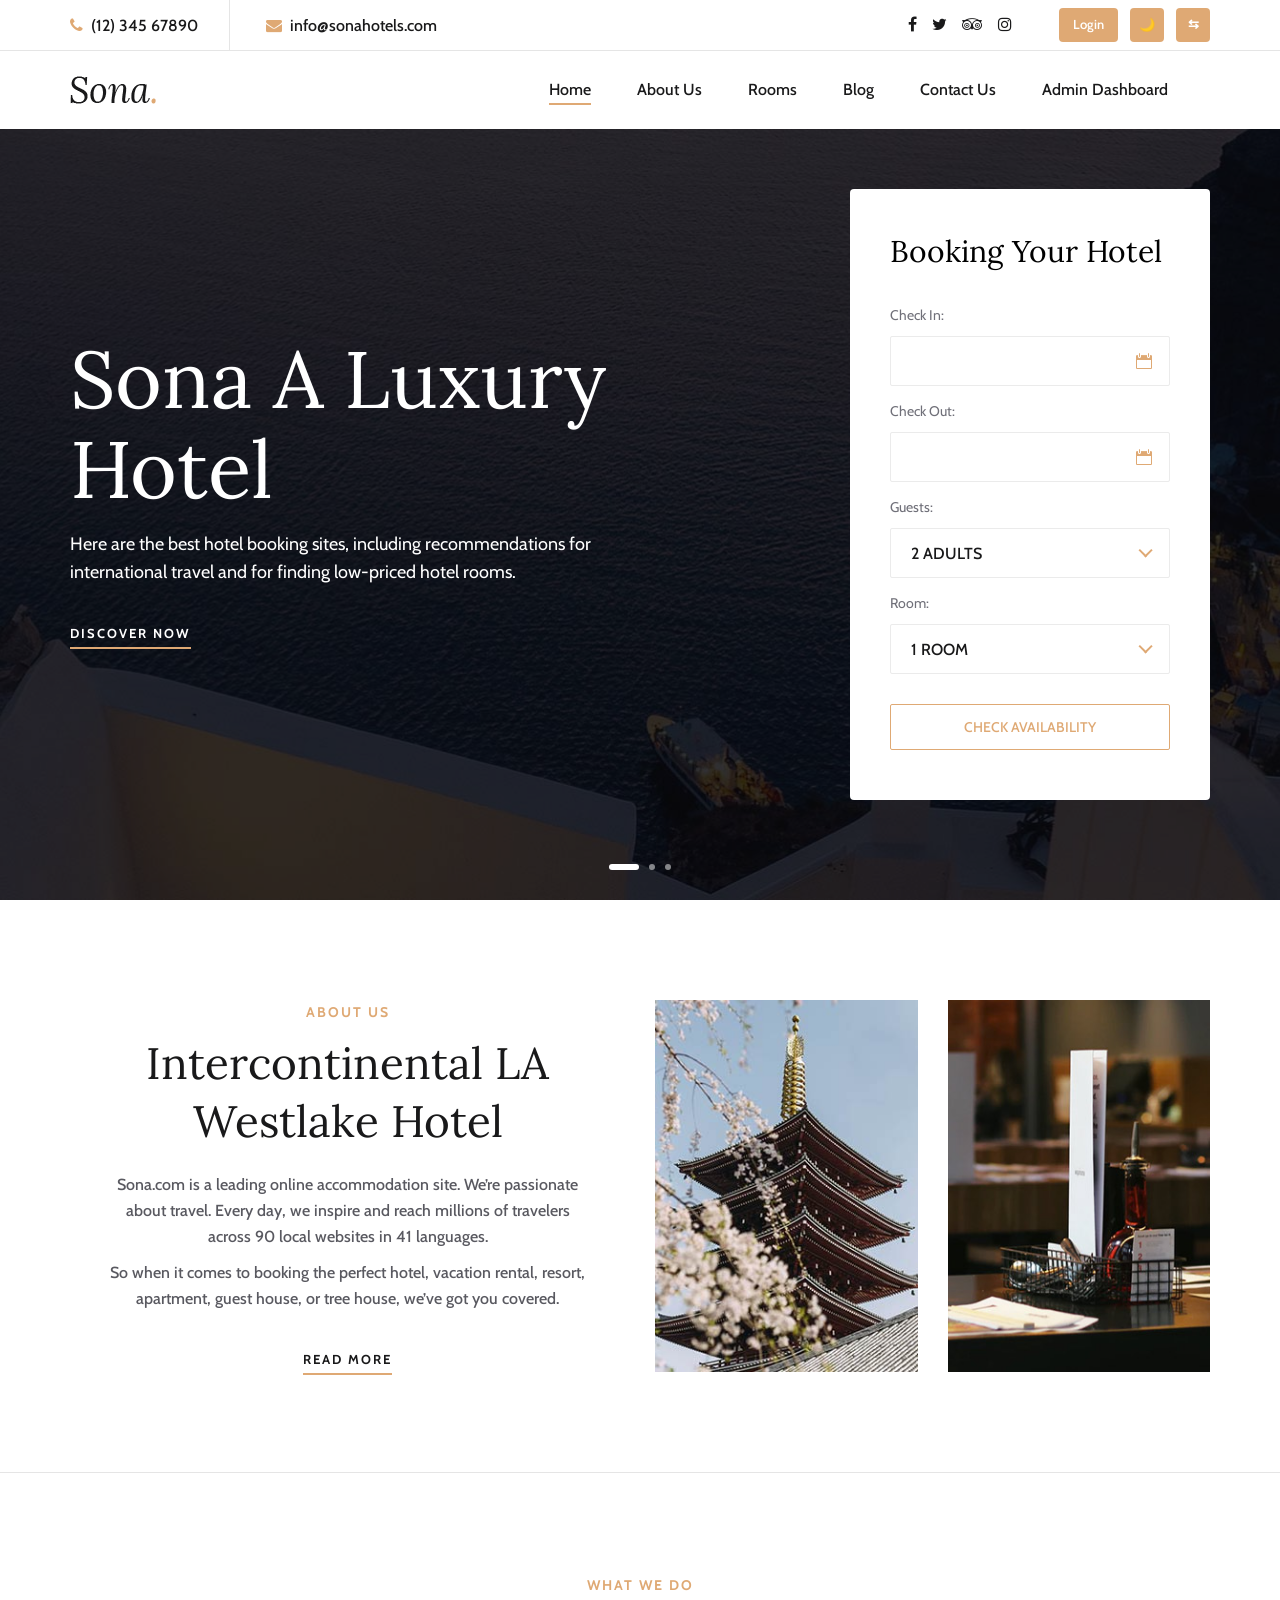
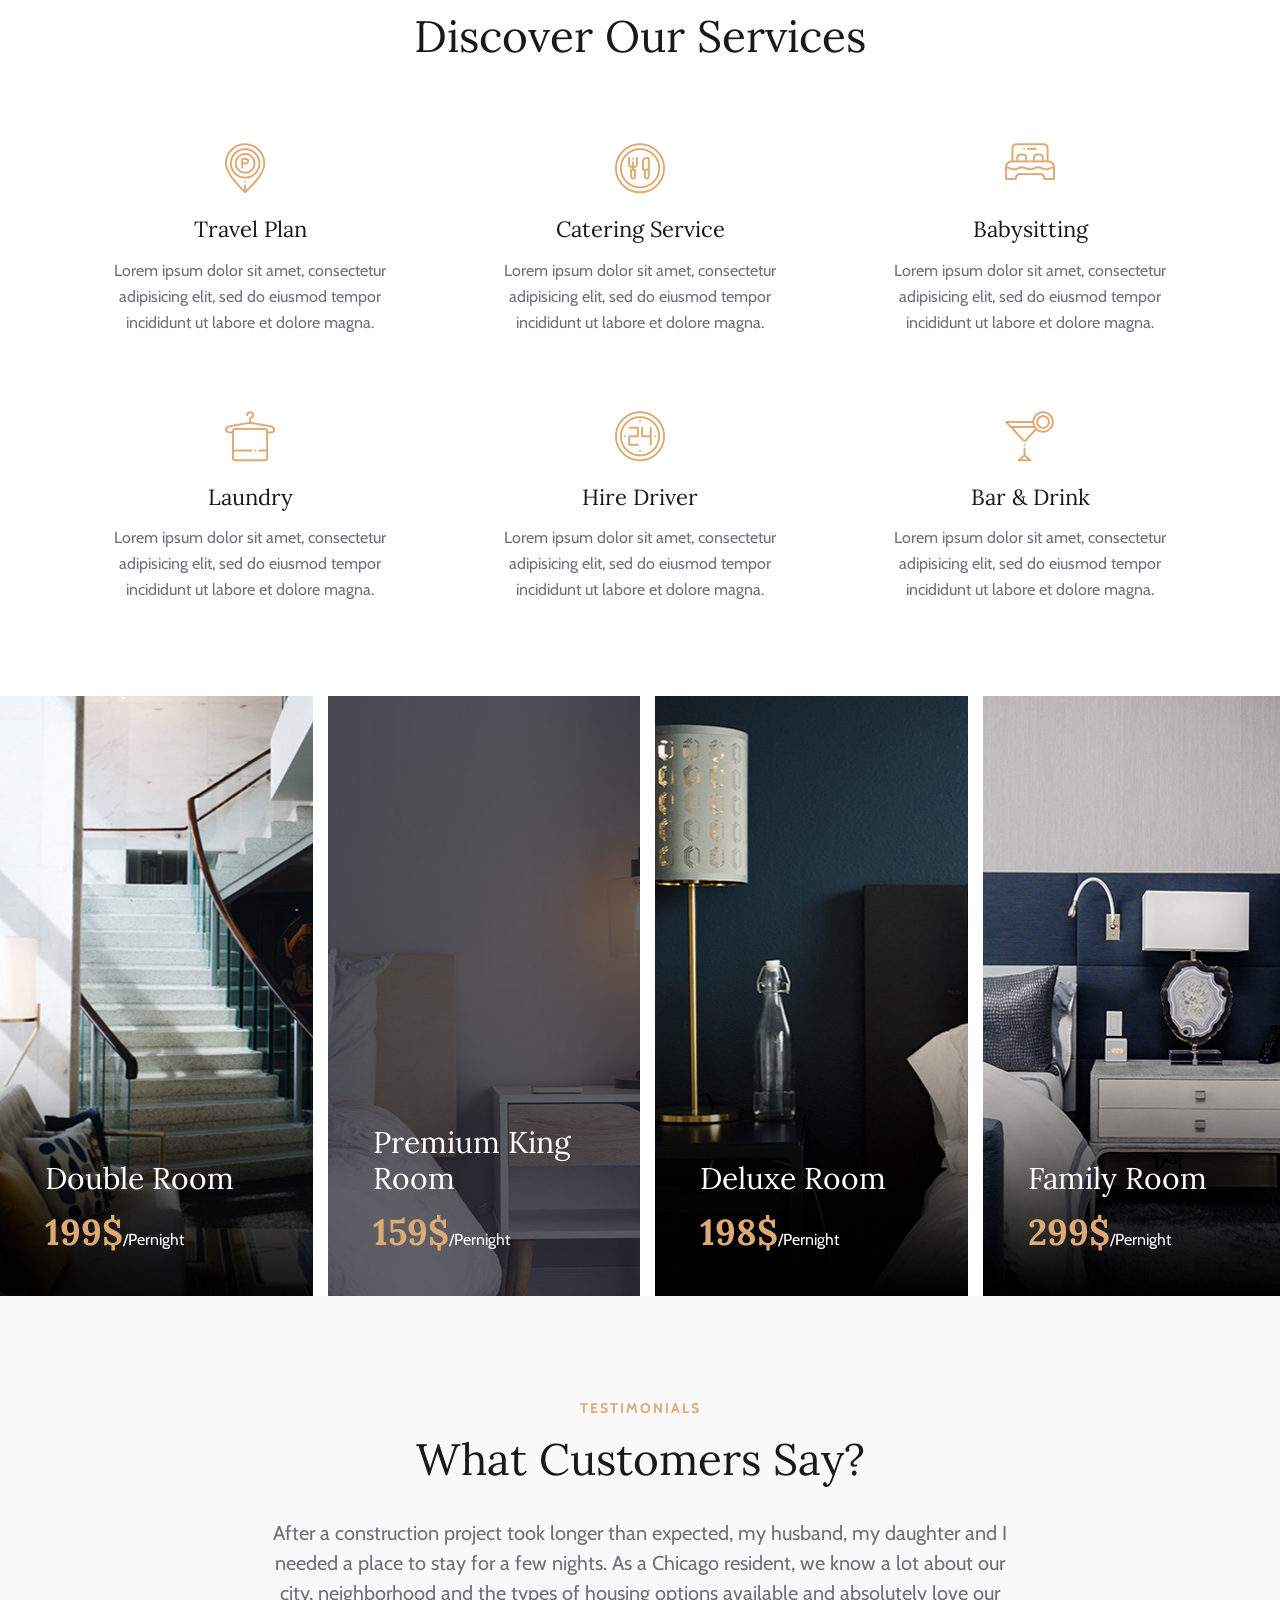
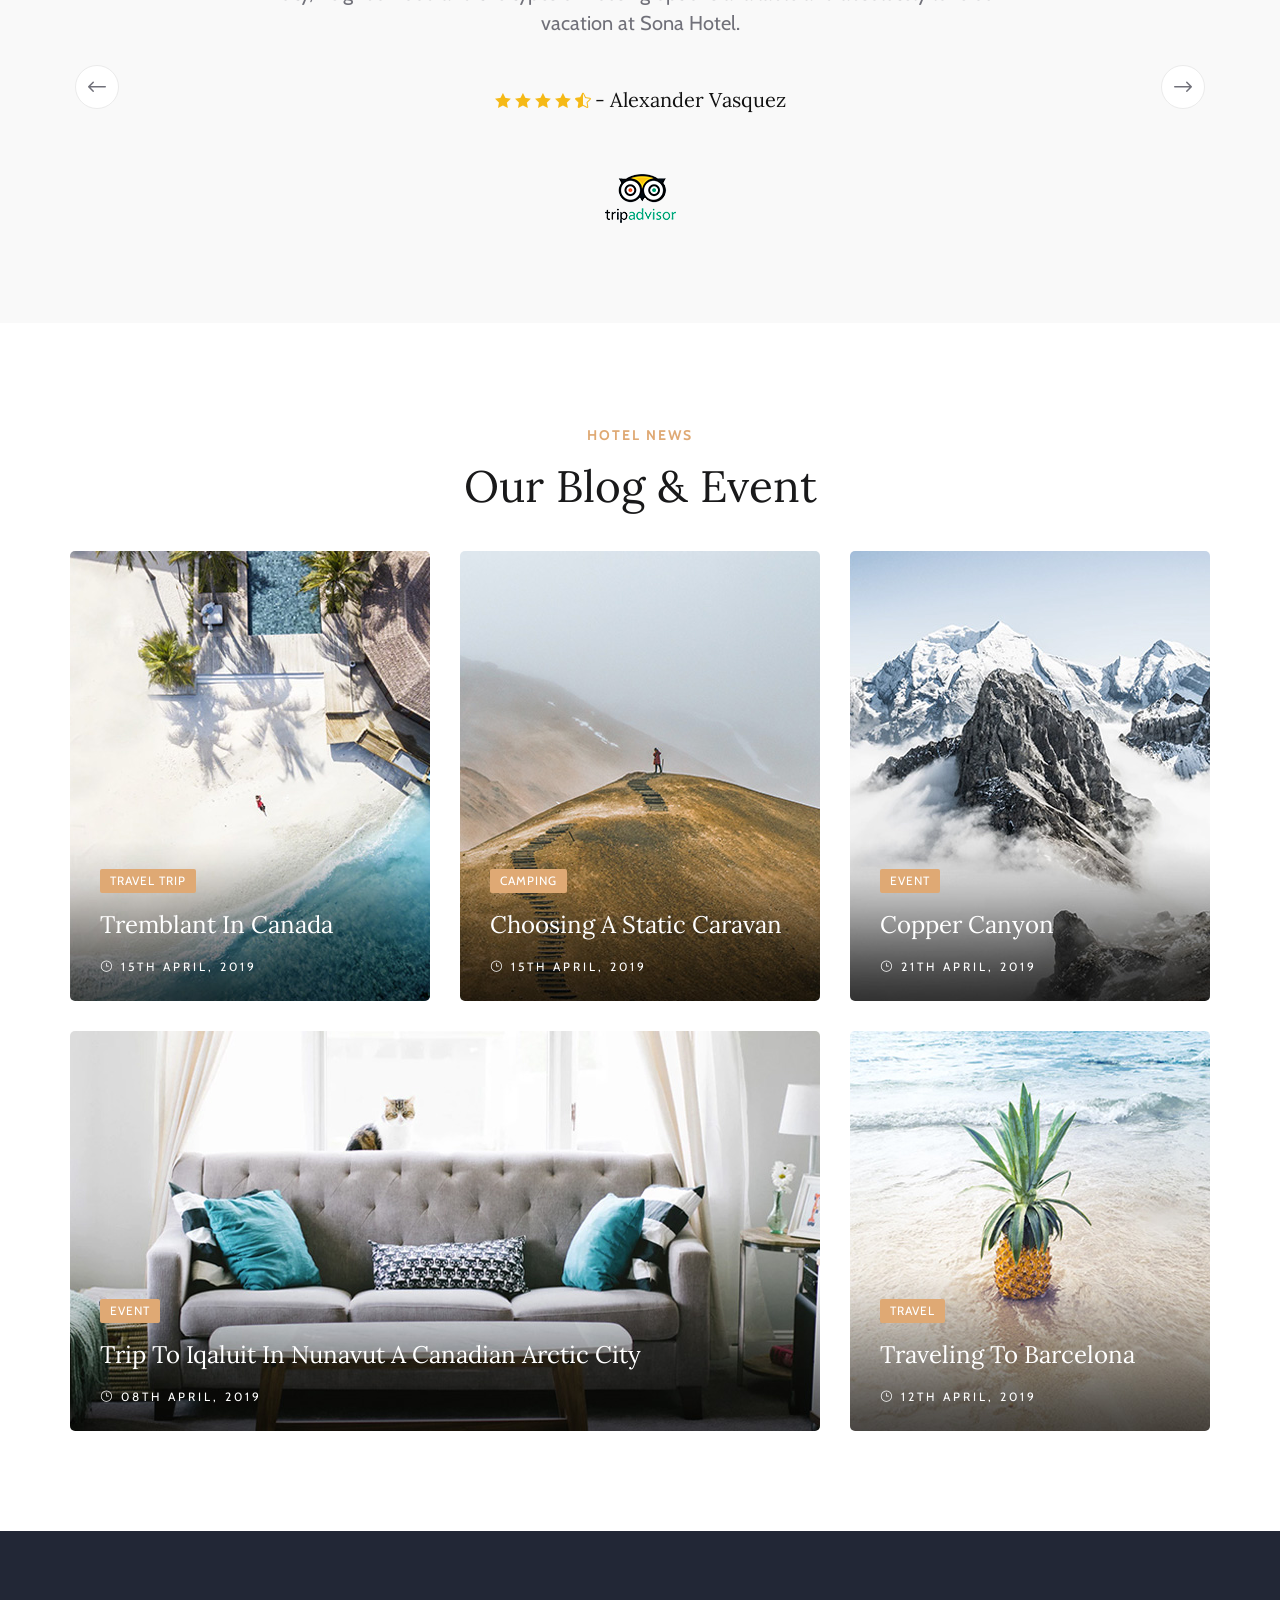
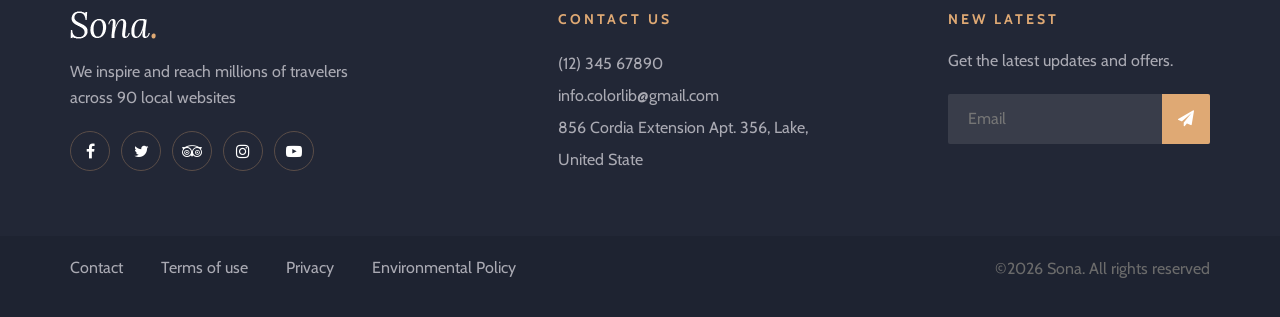
<file: index.html>
<!DOCTYPE html>
<html lang="zxx">

<head>
    <meta charset="UTF-8">
    <meta name="description" content="Sona Template">
    <meta name="keywords" content="Sona, unica, creative, html">
    <meta name="viewport" content="width=device-width, initial-scale=1.0">
    <meta http-equiv="X-UA-Compatible" content="ie=edge">
    <title>Sona | Hotel</title>
<link rel="icon" href="img/favi.png" type="image/png">
    <!-- Google Font -->
    <link href="https://fonts.googleapis.com/css?family=Lora:400,700&display=swap" rel="stylesheet">
    <link href="https://fonts.googleapis.com/css?family=Cabin:400,500,600,700&display=swap" rel="stylesheet">

    <!-- Css Styles -->
    <link rel="stylesheet" href="css/bootstrap.min.css" type="text/css">
    <link rel="stylesheet" href="css/font-awesome.min.css" type="text/css">
    <link rel="stylesheet" href="css/elegant-icons.css" type="text/css">
    <link rel="stylesheet" href="css/flaticon.css" type="text/css">
    <link rel="stylesheet" href="css/owl.carousel.min.css" type="text/css">
    <link rel="stylesheet" href="css/nice-select.css" type="text/css">
    <link rel="stylesheet" href="css/jquery-ui.min.css" type="text/css">
    <link rel="stylesheet" href="css/magnific-popup.css" type="text/css">
    <link rel="stylesheet" href="css/slicknav.min.css" type="text/css">
    <link rel="stylesheet" href="css/style.css" type="text/css">
</head>

<body>
    <!-- Page Preloder -->


    <!-- Offcanvas Menu Section Begin -->
    <div class="offcanvas-menu-overlay"></div>
    <div class="canvas-open">
        <i class="icon_menu"></i>
    </div>
    <div class="offcanvas-menu-wrapper">
        <div class="canvas-close">
            <i class="icon_close"></i>
        </div>
      
        <div class="header-configure-area">
           
            
                            
            <a href="signin.html" class="bk-btn">Login</a>
        </div>
        <nav class="mainmenu mobile-menu">
            <ul>
                <li class="active"><a href="">Home</a> <ul class="dropdown"> <li><a href="index.html">Home 1</a></li>
                                    <li><a href="index2.html">Home 2</a></li>  </ul> </li>
                 <li><a href="./about-us.html">About Us</a></li>
                <li><a href="./rooms.html">Rooms</a></li>
               
               
                <li><a href="./blog.html">Blog</a></li>
                <li><a href="./contact.html">Contact</a></li>
                                                    <li><a href="./admin.html">Admin Dashboard</a></li>
            </ul>
        </nav>
           <button class="themeToggle btn btn-sm">🌙</button>

       <button
  class="rtlToggle"
  class="w-10 h-10 rounded-md text-white font-semibold"
  style="background-color:#dfa974;"
>
          <svg
    xmlns="http://www.w3.org/2000/svg"
    width="20"
    height="20"
    viewBox="0 0 24 24"
    fill="currentColor"
  >
    <path d="M12 2a10 10 0 100 20 10 10 0 000-20zm6.93 6h-3.17a15.4 15.4 0 00-1.6-3.56A8.03 8.03 0 0118.93 8zM12 4.07A13.5 13.5 0 0114.44 8H9.56A13.5 13.5 0 0112 4.07zM5.07 8A8.03 8.03 0 019.84 4.44 15.4 15.4 0 008.24 8H5.07zM4.07 10h3.64a17.2 17.2 0 000 4H4.07a7.96 7.96 0 010-4zm1 6h3.17a15.4 15.4 0 001.6 3.56A8.03 8.03 0 015.07 16zM12 19.93A13.5 13.5 0 019.56 16h4.88A13.5 13.5 0 0112 19.93zM18.93 16a8.03 8.03 0 01-4.77 3.56A15.4 15.4 0 0015.76 16h3.17zM19.93 14h-3.64a17.2 17.2 0 000-4h3.64a7.96 7.96 0 010 4z"/>
  </svg>
        </button>
        <div id="mobile-menu-wrap"></div>
        <div class="top-social">
            <a href="#"><i class="fa fa-facebook"></i></a>
            <a href="#"><i class="fa fa-twitter"></i></a>
            <a href="#"><i class="fa fa-tripadvisor"></i></a>
            <a href="#"><i class="fa fa-instagram"></i></a>
        </div>
        <ul class="top-widget">
            <li><i class="fa fa-phone"></i> (12) 345 67890</li>
            <li><i class="fa fa-envelope"></i> info@sonahotels.com</li>
        </ul>
    </div>
    <!-- Offcanvas Menu Section End -->

    <!-- Header Section Begin -->
    <header class="header-section">
        <div class="top-nav">
            <div class="container">
                <div class="row">
                    <div class="col-lg-6">
                        <ul class="tn-left">
                            <li><i class="fa fa-phone"></i> (12) 345 67890</li>
                            <li><i class="fa fa-envelope"></i> info@sonahotels.com</li>
                        </ul>
                    </div>
                    <div class="col-lg-6">
<div class="tn-right d-flex align-items-center justify-content-end gap-3">

  <div class="top-social d-flex gap-2">
    <a href="#"><i class="fa fa-facebook"></i></a>
    <a href="#"><i class="fa fa-twitter"></i></a>
    <a href="#"><i class="fa fa-tripadvisor"></i></a>
    <a href="#"><i class="fa fa-instagram"></i></a>
  </div>

  <a href="signin.html" class="action-btn login-btn">
    Login
  </a>

  <button class="action-btn themeToggle" title="Toggle Theme">
    🌙
  </button>

  <button class="action-btn rtlToggle" title="Toggle RTL">
     ⇆
  </button>

</div>

                    </div>
                </div>
            </div>
        </div>
        <div class="menu-item">
            <div class="container">
                <div class="row">
                    <div class="col-lg-2">
                        <div class="logo">
                            <a href="./index.html">
                                <img src="img/logo.png" class="logo-light" alt="">
                                <img src="img/footer-logo.png" class="logo-dark" alt="Dark Logo">
                            </a>
                        </div>
                    </div>
                    <div class="col-lg-10">
                        <div class="nav-menu">
                            <nav class="mainmenu">
                                <ul>
                                    <li class="active"><a href="">Home</a> <ul class="dropdown"> <li><a href="index.html">Home 1</a></li>
                                    <li><a href="index2.html">Home 2</a></li>  </ul> </li>
                                     <li><a href="./about-us.html">About Us</a></li>
                                    <li><a href="./rooms.html">Rooms</a></li>
                                   
                                    
                                    <li><a href="./blog.html">Blog</a></li>
                                    <li><a href="./contact.html">Contact Us</a></li>
                                    <li><a href="./admin.html">Admin Dashboard</a></li>
                                </ul>
                            </nav>
                           
                        </div>
                    </div>
                </div>
            </div>
        </div>
    </header>
    <!-- Header End -->

    <!-- Hero Section Begin -->
    <section class="hero-section">
        <div class="container">
            <div class="row">
                <div class="col-lg-6">
                    <div class="hero-text">
                        <h1>Sona A Luxury Hotel</h1>
                        <p>Here are the best hotel booking sites, including recommendations for international
                            travel and for finding low-priced hotel rooms.</p>
                        <a href="#" class="primary-btn">Discover Now</a>
                    </div>
                </div>
                <div class="col-xl-4 col-lg-5 offset-xl-2 offset-lg-1">
                    <div class="booking-form">
                        <h3 style="color: black;">Booking Your Hotel</h3>
                        <form action="#">
                            <div class="check-date">
                                <label for="date-in">Check In:</label>
                                <input type="text" class="date-input" id="date-in">
                                <i class="icon_calendar"></i>
                            </div>
                            <div class="check-date">
                                <label for="date-out">Check Out:</label>
                                <input type="text" class="date-input" id="date-out">
                                <i class="icon_calendar"></i>
                            </div>
                            <div class="select-option">
                                <label for="guest">Guests:</label>
                                <select id="guest">
                                    <option value="">2 Adults</option>
                                    <option value="">3 Adults</option>
                                </select>
                            </div>
                            <div class="select-option">
                                <label for="room">Room:</label>
                                <select id="room">
                                    <option value="">1 Room</option>
                                    <option value="">2 Room</option>
                                </select>
                            </div>
                            <button type="submit">Check Availability</button>
                        </form>
                    </div>
                </div>
            </div>
        </div>
        <div class="hero-slider owl-carousel">
            <div class="hs-item set-bg" data-setbg="img/hero/hero-1.jpg"></div>
            <div class="hs-item set-bg" data-setbg="img/hero/hero-2.jpg"></div>
            <div class="hs-item set-bg" data-setbg="img/hero/hero-3.jpg"></div>
        </div>
    </section>
    <!-- Hero Section End -->

    <!-- About Us Section Begin -->
    <section class="aboutus-section spad">
        <div class="container">
            <div class="row">
                <div class="col-lg-6">
                    <div class="about-text">
                        <div class="section-title">
                            <span>About Us</span>
                            <h2>Intercontinental LA <br />Westlake Hotel</h2>
                        </div>
                        <p class="f-para">Sona.com is a leading online accommodation site. We’re passionate about
                            travel. Every day, we inspire and reach millions of travelers across 90 local websites in 41
                            languages.</p>
                        <p class="s-para">So when it comes to booking the perfect hotel, vacation rental, resort,
                            apartment, guest house, or tree house, we’ve got you covered.</p>
                        <a href="#" class="primary-btn about-btn">Read More</a>
                    </div>
                </div>
                <div class="col-lg-6">
                    <div class="about-pic">
                        <div class="row">
                            <div class="col-sm-6">
                                <img src="img/about/about-1.jpg" alt="">
                            </div>
                            <div class="col-sm-6">
                                <img src="img/about/about-2.jpg" alt="">
                            </div>
                        </div>
                    </div>
                </div>
            </div>
        </div>
    </section>
    <!-- About Us Section End -->

    <!-- Services Section End -->
    <section class="services-section spad">
        <div class="container">
            <div class="row">
                <div class="col-lg-12">
                    <div class="section-title">
                        <span>What We Do</span>
                        <h2>Discover Our Services</h2>
                    </div>
                </div>
            </div>
            <div class="row">
                <div class="col-lg-4 col-sm-6">
                    <div class="service-item">
                        <i class="flaticon-036-parking"></i>
                        <h4>Travel Plan</h4>
                        <p>Lorem ipsum dolor sit amet, consectetur adipisicing elit, sed do eiusmod tempor incididunt ut
                            labore et dolore magna.</p>
                    </div>
                </div>
                <div class="col-lg-4 col-sm-6">
                    <div class="service-item">
                        <i class="flaticon-033-dinner"></i>
                        <h4>Catering Service</h4>
                        <p>Lorem ipsum dolor sit amet, consectetur adipisicing elit, sed do eiusmod tempor incididunt ut
                            labore et dolore magna.</p>
                    </div>
                </div>
                <div class="col-lg-4 col-sm-6">
                    <div class="service-item">
                        <i class="flaticon-026-bed"></i>
                        <h4>Babysitting</h4>
                        <p>Lorem ipsum dolor sit amet, consectetur adipisicing elit, sed do eiusmod tempor incididunt ut
                            labore et dolore magna.</p>
                    </div>
                </div>
                <div class="col-lg-4 col-sm-6">
                    <div class="service-item">
                        <i class="flaticon-024-towel"></i>
                        <h4>Laundry</h4>
                        <p>Lorem ipsum dolor sit amet, consectetur adipisicing elit, sed do eiusmod tempor incididunt ut
                            labore et dolore magna.</p>
                    </div>
                </div>
                <div class="col-lg-4 col-sm-6">
                    <div class="service-item">
                        <i class="flaticon-044-clock-1"></i>
                        <h4>Hire Driver</h4>
                        <p>Lorem ipsum dolor sit amet, consectetur adipisicing elit, sed do eiusmod tempor incididunt ut
                            labore et dolore magna.</p>
                    </div>
                </div>
                <div class="col-lg-4 col-sm-6">
                    <div class="service-item">
                        <i class="flaticon-012-cocktail"></i>
                        <h4>Bar & Drink</h4>
                        <p>Lorem ipsum dolor sit amet, consectetur adipisicing elit, sed do eiusmod tempor incididunt ut
                            labore et dolore magna.</p>
                    </div>
                </div>
            </div>
        </div>
    </section>
    <!-- Services Section End -->

    <!-- Home Room Section Begin -->
    <section class="hp-room-section">
        <div class="container-fluid">
            <div class="hp-room-items">
                <div class="row">
                    <div class="col-lg-3 col-md-6">
                        <div class="hp-room-item set-bg" data-setbg="img/room/room-b1.jpg">
                            <div class="hr-text">
                                <h3>Double Room</h3>
                                <h2>199$<span>/Pernight</span></h2>
                                <table>
                                    <tbody>
                                        <tr>
                                            <td class="r-o">Size:</td>
                                            <td>30 ft</td>
                                        </tr>
                                        <tr>
                                            <td class="r-o">Capacity:</td>
                                            <td>Max persion 5</td>
                                        </tr>
                                        <tr>
                                            <td class="r-o">Bed:</td>
                                            <td>King Beds</td>
                                        </tr>
                                        <tr>
                                            <td class="r-o">Services:</td>
                                            <td>Wifi, Television, Bathroom,...</td>
                                        </tr>
                                    </tbody>
                                </table>
                                <a href="#" class="primary-btn">More Details</a>
                            </div>
                        </div>
                    </div>
                    <div class="col-lg-3 col-md-6">
                        <div class="hp-room-item set-bg" data-setbg="img/room/room-b2.jpg">
                            <div class="hr-text">
                                <h3>Premium King Room</h3>
                                <h2>159$<span>/Pernight</span></h2>
                                <table>
                                    <tbody>
                                        <tr>
                                            <td class="r-o">Size:</td>
                                            <td>30 ft</td>
                                        </tr>
                                        <tr>
                                            <td class="r-o">Capacity:</td>
                                            <td>Max persion 5</td>
                                        </tr>
                                        <tr>
                                            <td class="r-o">Bed:</td>
                                            <td>King Beds</td>
                                        </tr>
                                        <tr>
                                            <td class="r-o">Services:</td>
                                            <td>Wifi, Television, Bathroom,...</td>
                                        </tr>
                                    </tbody>
                                </table>
                                <a href="#" class="primary-btn">More Details</a>
                            </div>
                        </div>
                    </div>
                    <div class="col-lg-3 col-md-6">
                        <div class="hp-room-item set-bg" data-setbg="img/room/room-b3.jpg">
                            <div class="hr-text">
                                <h3>Deluxe Room</h3>
                                <h2>198$<span>/Pernight</span></h2>
                                <table>
                                    <tbody>
                                        <tr>
                                            <td class="r-o">Size:</td>
                                            <td>30 ft</td>
                                        </tr>
                                        <tr>
                                            <td class="r-o">Capacity:</td>
                                            <td>Max persion 5</td>
                                        </tr>
                                        <tr>
                                            <td class="r-o">Bed:</td>
                                            <td>King Beds</td>
                                        </tr>
                                        <tr>
                                            <td class="r-o">Services:</td>
                                            <td>Wifi, Television, Bathroom,...</td>
                                        </tr>
                                    </tbody>
                                </table>
                                <a href="#" class="primary-btn">More Details</a>
                            </div>
                        </div>
                    </div>
                    <div class="col-lg-3 col-md-6">
                        <div class="hp-room-item set-bg" data-setbg="img/room/room-b4.jpg">
                            <div class="hr-text">
                                <h3>Family Room</h3>
                                <h2>299$<span>/Pernight</span></h2>
                                <table>
                                    <tbody>
                                        <tr>
                                            <td class="r-o">Size:</td>
                                            <td>30 ft</td>
                                        </tr>
                                        <tr>
                                            <td class="r-o">Capacity:</td>
                                            <td>Max persion 5</td>
                                        </tr>
                                        <tr>
                                            <td class="r-o">Bed:</td>
                                            <td>King Beds</td>
                                        </tr>
                                        <tr>
                                            <td class="r-o">Services:</td>
                                            <td>Wifi, Television, Bathroom,...</td>
                                        </tr>
                                    </tbody>
                                </table>
                                <a href="#" class="primary-btn">More Details</a>
                            </div>
                        </div>
                    </div>
                </div>
            </div>
        </div>
    </section>
    <!-- Home Room Section End -->

    <!-- Testimonial Section Begin -->
    <section class="testimonial-section spad">
        <div class="container">
            <div class="row">
                <div class="col-lg-12">
                    <div class="section-title">
                        <span>Testimonials</span>
                        <h2>What Customers Say?</h2>
                    </div>
                </div>
            </div>
            <div class="row">
                <div class="col-lg-8 offset-lg-2">
                    <div class="testimonial-slider owl-carousel">
                        <div class="ts-item">
                            <p>After a construction project took longer than expected, my husband, my daughter and I
                                needed a place to stay for a few nights. As a Chicago resident, we know a lot about our
                                city, neighborhood and the types of housing options available and absolutely love our
                                vacation at Sona Hotel.</p>
                            <div class="ti-author">
                                <div class="rating">
                                    <i class="icon_star"></i>
                                    <i class="icon_star"></i>
                                    <i class="icon_star"></i>
                                    <i class="icon_star"></i>
                                    <i class="icon_star-half_alt"></i>
                                </div>
                                <h5> - Alexander Vasquez</h5>
                            </div>
                            <img src="img/testimonial-logo.png" alt="">
                        </div>
                        <div class="ts-item">
                            <p>After a construction project took longer than expected, my husband, my daughter and I
                                needed a place to stay for a few nights. As a Chicago resident, we know a lot about our
                                city, neighborhood and the types of housing options available and absolutely love our
                                vacation at Sona Hotel.</p>
                            <div class="ti-author">
                                <div class="rating">
                                    <i class="icon_star"></i>
                                    <i class="icon_star"></i>
                                    <i class="icon_star"></i>
                                    <i class="icon_star"></i>
                                    <i class="icon_star-half_alt"></i>
                                </div>
                                <h5> - Alexander Vasquez</h5>
                            </div>
                            <img src="img/testimonial-logo.png" alt="">
                        </div>
                    </div>
                </div>
            </div>
        </div>
    </section>
    <!-- Testimonial Section End -->

    <!-- Blog Section Begin -->
    <section class="blog-section spad">
        <div class="container">
            <div class="row">
                <div class="col-lg-12">
                    <div class="section-title">
                        <span>Hotel News</span>
                        <h2>Our Blog & Event</h2>
                    </div>
                </div>
            </div>
            <div class="row">
                <div class="col-lg-4">
                    <div class="blog-item set-bg" data-setbg="img/blog/blog-1.jpg">
                        <div class="bi-text">
                            <span class="b-tag">Travel Trip</span>
                            <h4><a href="#">Tremblant In Canada</a></h4>
                            <div class="b-time"><i class="icon_clock_alt"></i> 15th April, 2019</div>
                        </div>
                    </div>
                </div>
                <div class="col-lg-4">
                    <div class="blog-item set-bg" data-setbg="img/blog/blog-2.jpg">
                        <div class="bi-text">
                            <span class="b-tag">Camping</span>
                            <h4><a href="#">Choosing A Static Caravan</a></h4>
                            <div class="b-time"><i class="icon_clock_alt"></i> 15th April, 2019</div>
                        </div>
                    </div>
                </div>
                <div class="col-lg-4">
                    <div class="blog-item set-bg" data-setbg="img/blog/blog-3.jpg">
                        <div class="bi-text">
                            <span class="b-tag">Event</span>
                            <h4><a href="#">Copper Canyon</a></h4>
                            <div class="b-time"><i class="icon_clock_alt"></i> 21th April, 2019</div>
                        </div>
                    </div>
                </div>
                <div class="col-lg-8">
                    <div class="blog-item small-size set-bg" data-setbg="img/blog/blog-wide.jpg">
                        <div class="bi-text">
                            <span class="b-tag">Event</span>
                            <h4><a href="#">Trip To Iqaluit In Nunavut A Canadian Arctic City</a></h4>
                            <div class="b-time"><i class="icon_clock_alt"></i> 08th April, 2019</div>
                        </div>
                    </div>
                </div>
                <div class="col-lg-4">
                    <div class="blog-item small-size set-bg" data-setbg="img/blog/blog-10.jpg">
                        <div class="bi-text">
                            <span class="b-tag">Travel</span>
                            <h4><a href="#">Traveling To Barcelona</a></h4>
                            <div class="b-time"><i class="icon_clock_alt"></i> 12th April, 2019</div>
                        </div>
                    </div>
                </div>
            </div>
        </div>
    </section>
    <!-- Blog Section End -->

    <!-- Footer Section Begin -->
    <footer class="footer-section">
        <div class="container">
            <div class="footer-text">
                <div class="row">
                    <div class="col-lg-4">
                        <div class="ft-about">
                            <div class="logo">
                                <a href="#">
                                    <img src="img/footer-logo.png" alt="">
                                </a>
                            </div>
                            <p>We inspire and reach millions of travelers<br /> across 90 local websites</p>
                            <div class="fa-social">
                                <a href="#"><i class="fa fa-facebook"></i></a>
                                <a href="#"><i class="fa fa-twitter"></i></a>
                                <a href="#"><i class="fa fa-tripadvisor"></i></a>
                                <a href="#"><i class="fa fa-instagram"></i></a>
                                <a href="#"><i class="fa fa-youtube-play"></i></a>
                            </div>
                        </div>
                    </div>
                    <div class="col-lg-3 offset-lg-1">
                        <div class="ft-contact">
                            <h6>Contact Us</h6>
                            <ul>
                                <li>(12) 345 67890</li>
                                <li>info.colorlib@gmail.com</li>
                                <li>856 Cordia Extension Apt. 356, Lake, United State</li>
                            </ul>
                        </div>
                    </div>
                    <div class="col-lg-3 offset-lg-1">
                        <div class="ft-newslatter">
                            <h6>New latest</h6>
                            <p>Get the latest updates and offers.</p>
                            <form action="#" class="fn-form">
                                <input type="text" placeholder="Email">
                                <button type="submit"><i class="fa fa-send"></i></button>
                            </form>
                        </div>
                    </div>
                </div>
            </div>
        </div>
        <div class="copyright-option">
            <div class="container">
                <div class="row">
                    <div class="col-lg-7">
                        <ul>
                            <li><a href="#">Contact</a></li>
                            <li><a href="#">Terms of use</a></li>
                            <li><a href="#">Privacy</a></li>
                            <li><a href="#">Environmental Policy</a></li>
                        </ul>
                    </div>
                    <div class="col-lg-5">
                        <div class="co-text"><p><!-- Link back to Colorlib can't be removed. Template is licensed under CC BY 3.0. -->
   &copy;<script>document.write(new Date().getFullYear());</script> Sona. All rights reserved 
  <!-- Link back to Colorlib can't be removed. Template is licensed under CC BY 3.0. --></p></div>
                    </div>
                </div>
            </div>
        </div>
    </footer>
    <!-- Footer Section End -->

    <!-- Search model Begin -->
    <div class="search-model">
        <div class="h-100 d-flex align-items-center justify-content-center">
            <div class="search-close-switch"><i class="icon_close"></i></div>
            <form class="search-model-form">
                <input type="text" id="search-input" placeholder="Search here.....">
            </form>
        </div>
    </div>
    <!-- Search model end -->

    <!-- Js Plugins -->
    <script src="js/jquery-3.3.1.min.js"></script>
    <script src="js/bootstrap.min.js"></script>
    <script src="js/jquery.magnific-popup.min.js"></script>
    <script src="js/jquery.nice-select.min.js"></script>
    <script src="js/jquery-ui.min.js"></script>
    <script src="js/jquery.slicknav.js"></script>
    <script src="js/owl.carousel.min.js"></script>
    <script src="js/main.js"></script>
    <script src="js/theme-rtl.js"></script>
</body>

</html>
</file>
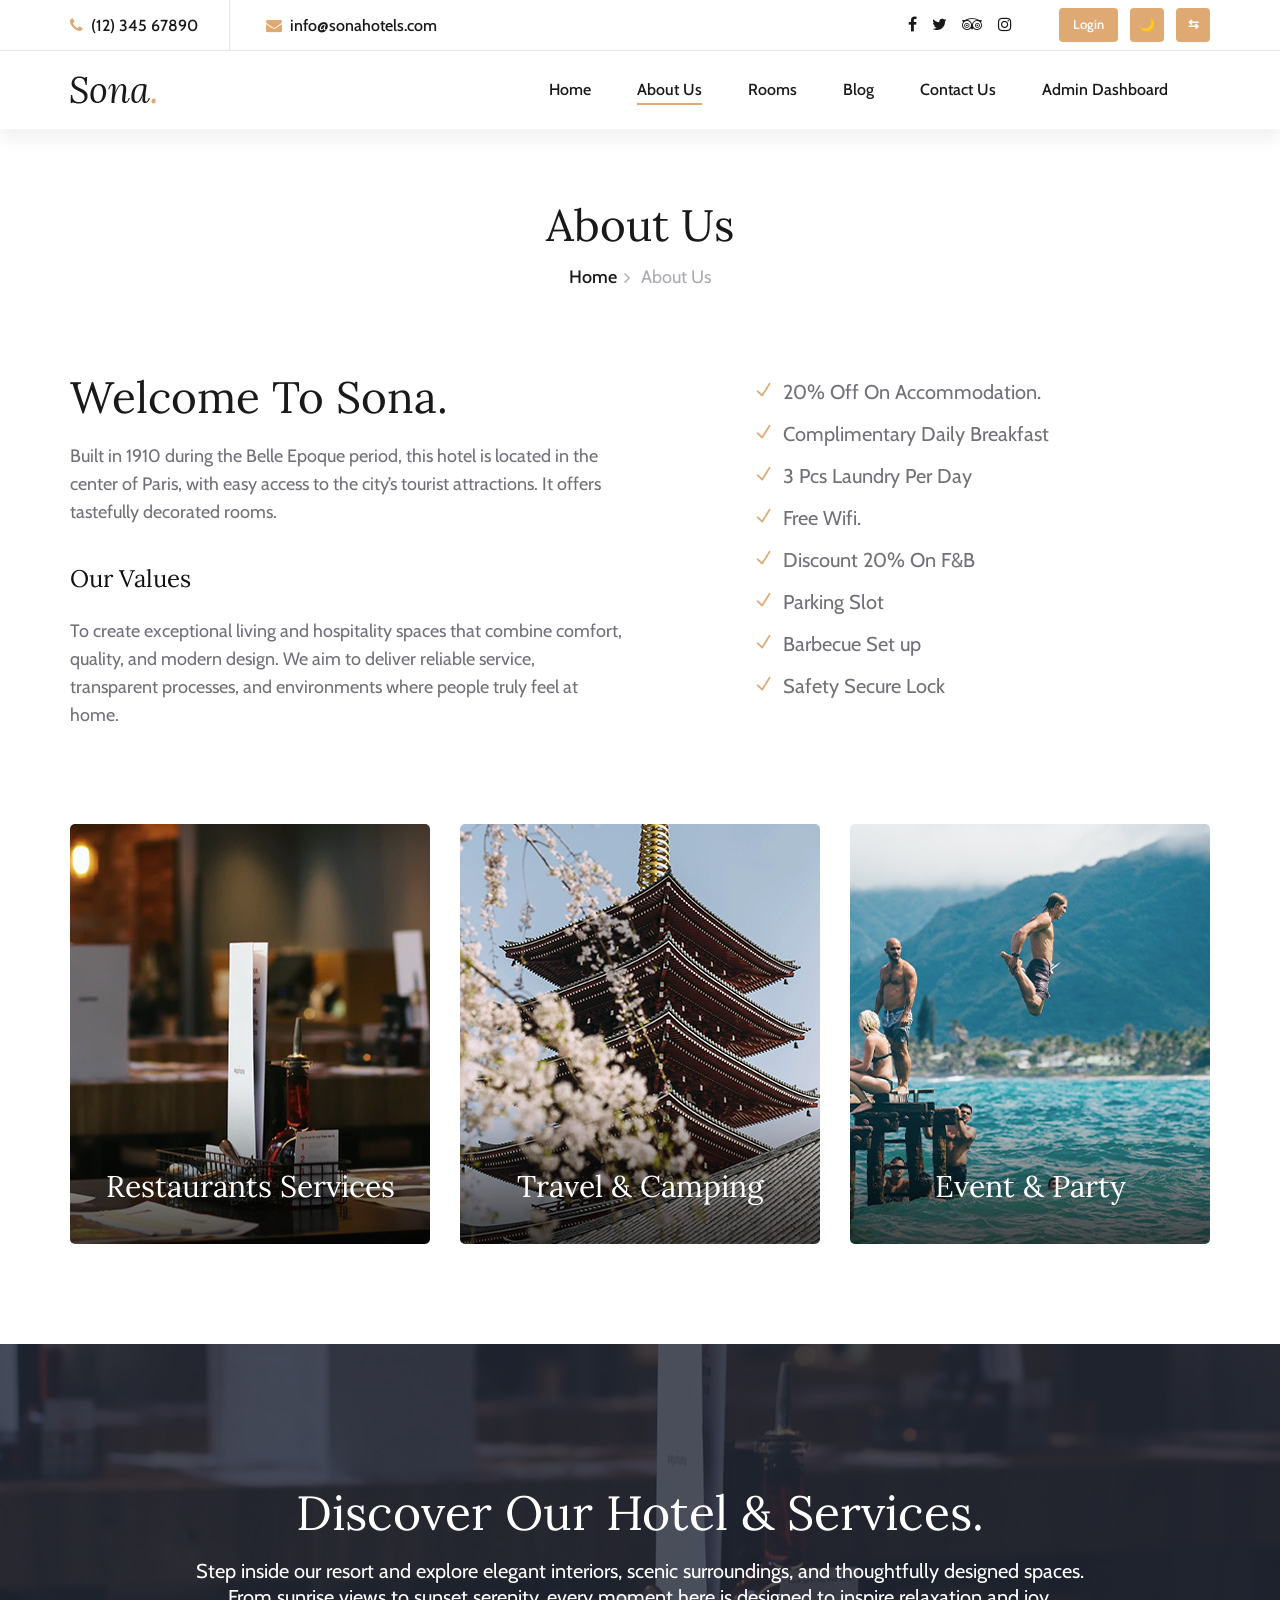
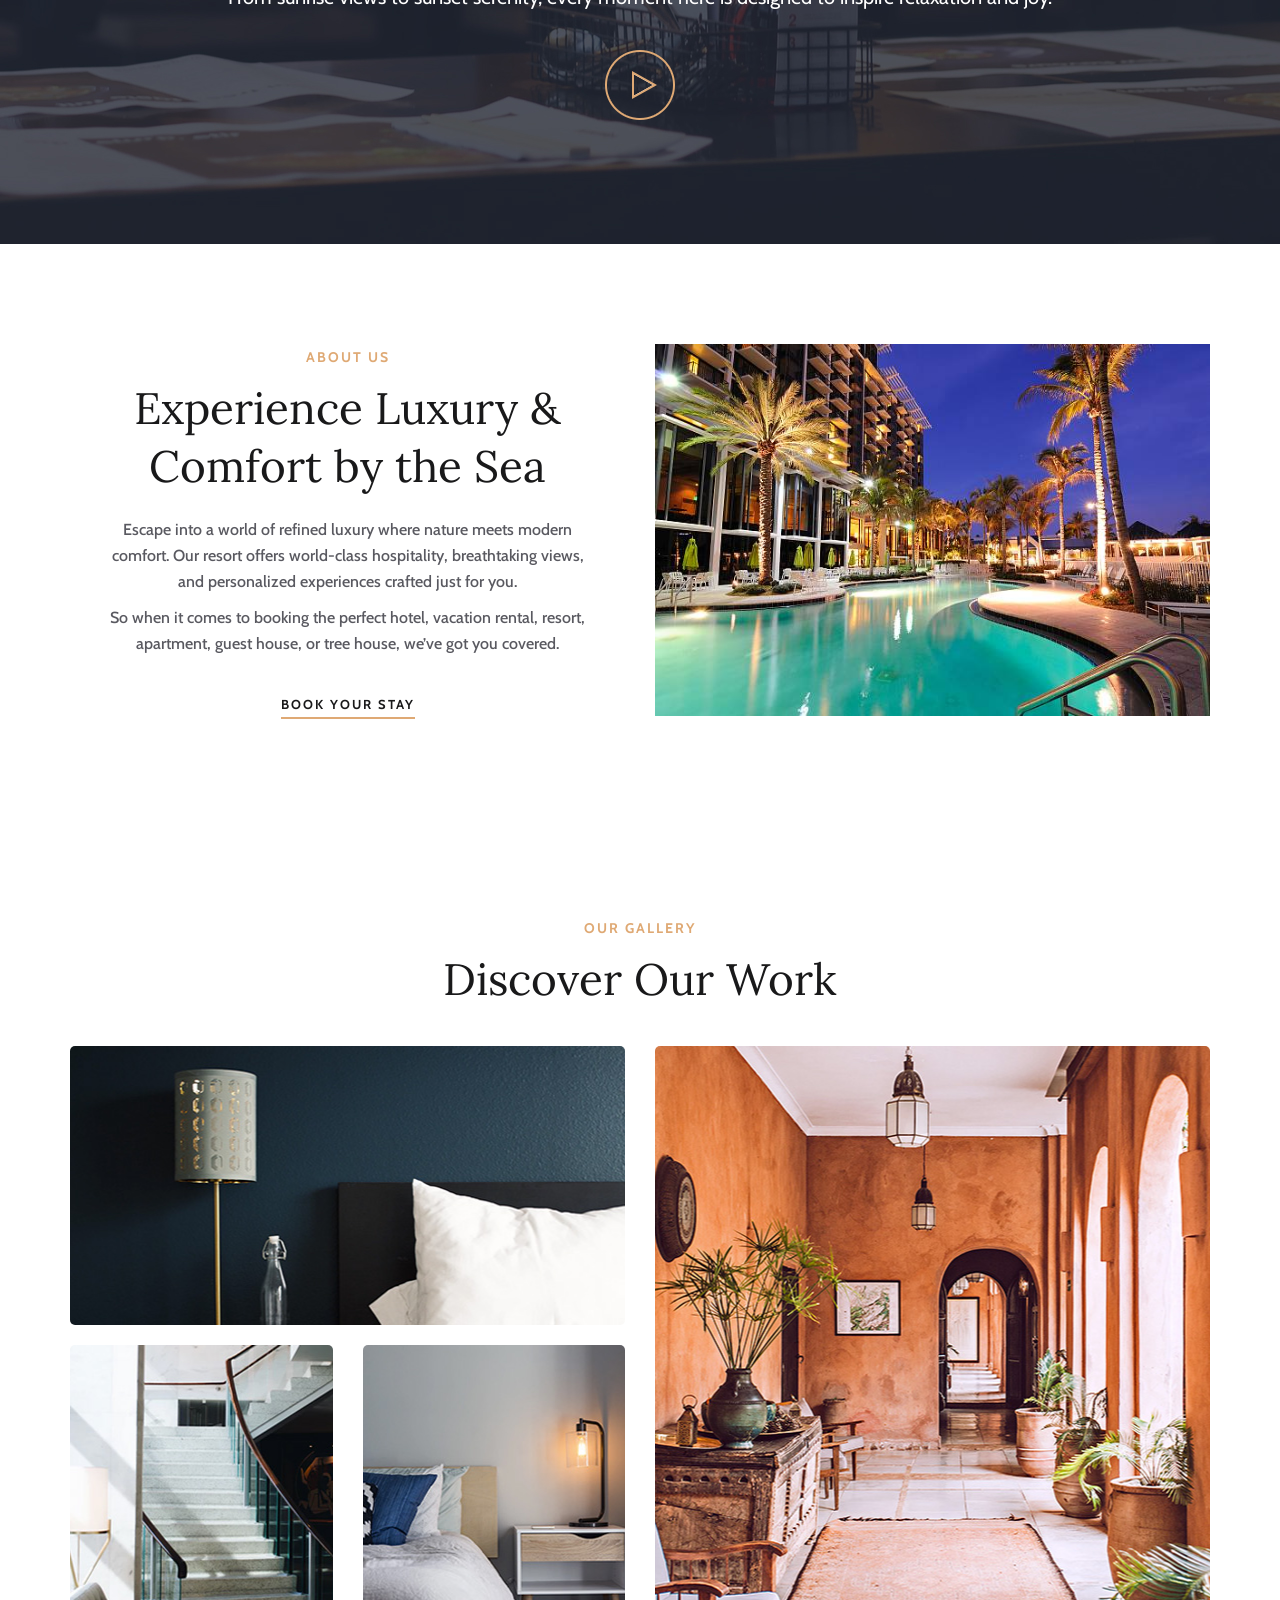
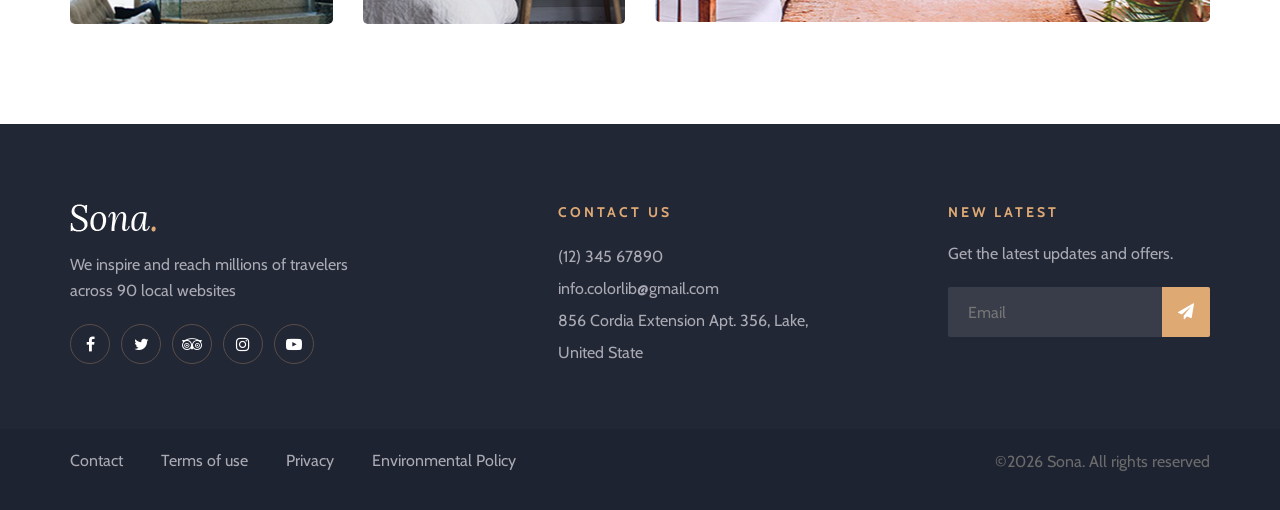
<file: about-us.html>
<!DOCTYPE html>
<html lang="zxx">

<head>
    <meta charset="UTF-8">
    <meta name="description" content="Sona Template">
    <meta name="keywords" content="Sona, unica, creative, html">
    <meta name="viewport" content="width=device-width, initial-scale=1.0">
    <meta http-equiv="X-UA-Compatible" content="ie=edge">
    <title>Sona | about</title>
<link rel="icon" href="img/favi.png" type="image/png">
    <!-- Google Font -->
    <link href="https://fonts.googleapis.com/css?family=Lora:400,700&display=swap" rel="stylesheet">
    <link href="https://fonts.googleapis.com/css?family=Cabin:400,500,600,700&display=swap" rel="stylesheet">

    <!-- Css Styles -->
    <link rel="stylesheet" href="css/bootstrap.min.css" type="text/css">
    <link rel="stylesheet" href="css/font-awesome.min.css" type="text/css">
    <link rel="stylesheet" href="css/elegant-icons.css" type="text/css">
    <link rel="stylesheet" href="css/flaticon.css" type="text/css">
    <link rel="stylesheet" href="css/owl.carousel.min.css" type="text/css">
    <link rel="stylesheet" href="css/nice-select.css" type="text/css">
    <link rel="stylesheet" href="css/jquery-ui.min.css" type="text/css">
    <link rel="stylesheet" href="css/magnific-popup.css" type="text/css">
    <link rel="stylesheet" href="css/slicknav.min.css" type="text/css">
    <link rel="stylesheet" href="css/style.css" type="text/css">
</head>

<body>
   

    <!-- Offcanvas Menu Section Begin -->
     <div class="offcanvas-menu-overlay"></div>
    <div class="canvas-open">
        <i class="icon_menu"></i>
    </div>
    <div class="offcanvas-menu-wrapper">
        <div class="canvas-close">
            <i class="icon_close"></i>
        </div>
      
        <div class="header-configure-area">
           
            
                            
           <a href="signin.html" class="bk-btn">Login</a>
        </div>
        <nav class="mainmenu mobile-menu">
            <ul>
                 <li><a href="">Home</a> <ul class="dropdown"> <li><a href="index.html">Home 1</a></li>
                                    <li><a href="index2.html">Home 2</a></li>  </ul> </li>
                 <li class="active"><a href="./about-us.html">About Us</a></li>
                <li><a href="./rooms.html">Rooms</a></li>
               
               
                <li><a href="./blog.html">Blog</a></li>
                <li><a href="./contact.html">Contact</a></li>
                                                    <li><a href="./admin.html">Admin Dashboard</a></li>
            </ul>
        </nav>
           <button class="themeToggle btn btn-sm">🌙</button>

       <button
  class="rtlToggle"
  class="w-10 h-10 rounded-md text-white font-semibold"
  style="background-color:#dfa974;"
>
          <svg
    xmlns="http://www.w3.org/2000/svg"
    width="20"
    height="20"
    viewBox="0 0 24 24"
    fill="currentColor"
  >
    <path d="M12 2a10 10 0 100 20 10 10 0 000-20zm6.93 6h-3.17a15.4 15.4 0 00-1.6-3.56A8.03 8.03 0 0118.93 8zM12 4.07A13.5 13.5 0 0114.44 8H9.56A13.5 13.5 0 0112 4.07zM5.07 8A8.03 8.03 0 019.84 4.44 15.4 15.4 0 008.24 8H5.07zM4.07 10h3.64a17.2 17.2 0 000 4H4.07a7.96 7.96 0 010-4zm1 6h3.17a15.4 15.4 0 001.6 3.56A8.03 8.03 0 015.07 16zM12 19.93A13.5 13.5 0 019.56 16h4.88A13.5 13.5 0 0112 19.93zM18.93 16a8.03 8.03 0 01-4.77 3.56A15.4 15.4 0 0015.76 16h3.17zM19.93 14h-3.64a17.2 17.2 0 000-4h3.64a7.96 7.96 0 010 4z"/>
  </svg>
        </button>
        <div id="mobile-menu-wrap"></div>
        <div class="top-social">
            <a href="#"><i class="fa fa-facebook"></i></a>
            <a href="#"><i class="fa fa-twitter"></i></a>
            <a href="#"><i class="fa fa-tripadvisor"></i></a>
            <a href="#"><i class="fa fa-instagram"></i></a>
        </div>
        <ul class="top-widget">
            <li><i class="fa fa-phone"></i> (12) 345 67890</li>
            <li><i class="fa fa-envelope"></i> info@sonahotels.com</li>
        </ul>
    </div>
    <!-- Offcanvas Menu Section End -->

    <!-- Header Section Begin -->
    <header class="header-section header-normal ">
        <div class="top-nav">
            <div class="container">
                <div class="row">
                    <div class="col-lg-6">
                        <ul class="tn-left">
                            <li><i class="fa fa-phone"></i> (12) 345 67890</li>
                            <li><i class="fa fa-envelope"></i> info@sonahotels.com</li>
                        </ul>
                    </div>
                    <div class="col-lg-6">
<div class="tn-right d-flex align-items-center justify-content-end gap-3">

  <div class="top-social d-flex gap-2">
    <a href="#"><i class="fa fa-facebook"></i></a>
    <a href="#"><i class="fa fa-twitter"></i></a>
    <a href="#"><i class="fa fa-tripadvisor"></i></a>
    <a href="#"><i class="fa fa-instagram"></i></a>
  </div>

  <a href="signin.html" class="action-btn login-btn">
    Login
  </a>

  <button class="action-btn themeToggle" title="Toggle Theme">
    🌙
  </button>

  <button class="action-btn rtlToggle" title="Toggle RTL">
     ⇆
  </button>

</div>
                    </div>
                </div>
            </div>
        </div>
        <div class="menu-item">
            <div class="container">
                <div class="row">
                    <div class="col-lg-2">
                        <div class="logo">
                            <a href="./index.html">
                                <img src="img/logo.png" class="logo-light" alt="">
                                <img src="img/footer-logo.png" class="logo-dark" alt="Dark Logo">
                            </a>
                        </div>
                    </div>
                    <div class="col-lg-10">
                        <div class="nav-menu">
                            <nav class="mainmenu">
                                <ul>
                                     <li><a href="">Home</a> <ul class="dropdown"> <li><a href="index.html">Home 1</a></li>
                                    <li><a href="index2.html">Home 2</a></li>  </ul> </li>
                                   
                                    <li class="active"><a href="./about-us.html">About Us</a></li>
                                   <li><a href="./rooms.html">Rooms</a></li>
                                   
                                    <li><a href="./blog.html">Blog</a></li>
                                    <li><a href="./contact.html">Contact Us</a></li>
                                                                        <li><a href="./admin.html">Admin Dashboard</a></li>
                                </ul>
                            </nav>
                          
                        </div>
                    </div>
                </div>
            </div>
        </div>
    </header>
    <!-- Header End -->

    <!-- Breadcrumb Section Begin -->
    <div class="breadcrumb-section">
        <div class="container">
            <div class="row">
                <div class="col-lg-12">
                    <div class="breadcrumb-text">
                        <h2>About Us</h2>
                        <div class="bt-option">
                            <a href="./index.html">Home</a>
                            <span>About Us</span>
                        </div>
                    </div>
                </div>
            </div>
        </div>
    </div>
    <!-- Breadcrumb Section End -->

    <!-- About Us Page Section Begin -->
    <section class="aboutus-page-section spad">
        <div class="container">
            <div class="about-page-text">
                <div class="row">
                    <div class="col-lg-6">
                        <div class="ap-title">
                            <h2>Welcome To Sona.</h2>
                            <p>Built in 1910 during the Belle Epoque period, this hotel is located in the center of
                                Paris, with easy access to the city’s tourist attractions. It offers tastefully
                                decorated rooms.</p>
                                <br>
                                <h4>Our Values</h4>
                                <br>
    <p>
        To create exceptional living and hospitality spaces that combine comfort,
        quality, and modern design. We aim to deliver reliable service, transparent
        processes, and environments where people truly feel at home.
    </p>
                        </div>
                    </div>
                    <div class="col-lg-5 offset-lg-1">
                        <ul class="ap-services">
                            <li><i class="icon_check"></i> 20% Off On Accommodation.</li>
                            <li><i class="icon_check"></i> Complimentary Daily Breakfast</li>
                            <li><i class="icon_check"></i> 3 Pcs Laundry Per Day</li>
                            <li><i class="icon_check"></i> Free Wifi.</li>
                            <li><i class="icon_check"></i> Discount 20% On F&B</li>
                            <li><i class="icon_check"></i> Parking Slot</li>
                            <li><i class="icon_check"></i> Barbecue Set up</li>
                            <li><i class="icon_check"></i> Safety Secure Lock</li>
                        </ul>
                        <br></br>
                       
                    </div>
                    
                </div>
            </div>
            <div class="about-page-services">
                <div class="row">
                    <div class="col-md-4">
                        <div class="ap-service-item set-bg" data-setbg="img/about/about-p1.jpg">
                            <div class="api-text">
                                <h3>Restaurants Services</h3>
                            </div>
                        </div>
                    </div>
                    <div class="col-md-4">
                        <div class="ap-service-item set-bg" data-setbg="img/about/about-p2.jpg">
                            <div class="api-text">
                                <h3>Travel & Camping</h3>
                            </div>
                        </div>
                    </div>
                    <div class="col-md-4">
                        <div class="ap-service-item set-bg" data-setbg="img/about/about-p3.jpg">
                            <div class="api-text">
                                <h3>Event & Party</h3>
                            </div>
                        </div>
                    </div>
                </div>
            </div>
        </div>
    </section>
    <!-- About Us Page Section End -->

    <!-- Video Section Begin -->
    <section class="video-section set-bg" data-setbg="img/video-bg.jpg">
        <div class="container">
            <div class="row">
                <div class="col-lg-12">
                    <div class="video-text">
                        <h2>Discover Our Hotel & Services.</h2>
                        <p>Step inside our resort and explore elegant interiors, scenic surroundings, and thoughtfully designed spaces. <br>From sunrise views to sunset serenity, every moment here is designed to inspire relaxation and joy.</p>
                        <a href="https://www.youtube.com/watch?v=EzKkl64rRbM" class="play-btn video-popup"><img
                                src="img/play.png" alt=""></a>
                    </div>
                </div>
            </div>
        </div>
    </section>
    <!-- Video Section End -->
 <section class="aboutus-section spad">
        <div class="container">
           <div class="row align-items-center">
    
    <!-- LEFT CONTENT -->
    <div class="col-lg-6">
        <div class="about-text">
            <div class="section-title">
                <span>About Us</span>
                <h2>Experience Luxury &  <br>Comfort by the Sea</h2>
            </div>

            <p class="f-para">
                Escape into a world of refined luxury where nature meets modern comfort. Our resort offers world-class hospitality, breathtaking views, and personalized experiences crafted just for you.
            </p>

            <p class="s-para">
                So when it comes to booking the perfect hotel, vacation rental, resort,
                apartment, guest house, or tree house, we’ve got you covered.
            </p>

            <a href="#" class="primary-btn about-btn">Book Your Stay</a>
        </div>
    </div>

    <!-- RIGHT IMAGE -->
    <div class="col-lg-6">
        <div class="about-pic text-end">
            <img src="img/about/about.jpg" alt="About Image" class="img-fluid">
        </div>
    </div>

</div>

            </div>
        </div>
    </section>
    <!-- Gallery Section Begin -->
    <section class="gallery-section spad">
        <div class="container">
            <div class="row">
                <div class="col-lg-12">
                    <div class="section-title">
                        <span>Our Gallery</span>
                        <h2>Discover Our Work</h2>
                    </div>
                </div>
            </div>
            <div class="row">
                <div class="col-lg-6">
                    <div class="gallery-item set-bg" data-setbg="img/gallery/gallery-1.jpg">
                        <div class="gi-text">
                            <h3>Room Luxury</h3>
                        </div>
                    </div>
                    <div class="row">
                        <div class="col-sm-6">
                            <div class="gallery-item set-bg" data-setbg="img/gallery/gallery-3.jpg">
                                <div class="gi-text">
                                    <h3>Room Luxury</h3>
                                </div>
                            </div>
                        </div>
                        <div class="col-sm-6">
                            <div class="gallery-item set-bg" data-setbg="img/gallery/gallery-4.jpg">
                                <div class="gi-text">
                                    <h3>Room Luxury</h3>
                                </div>
                            </div>
                        </div>
                    </div>
                </div>
                <div class="col-lg-6">
                    <div class="gallery-item large-item set-bg" data-setbg="img/gallery/gallery-2.jpg">
                        <div class="gi-text">
                            <h3>Room Luxury</h3>
                        </div>
                    </div>
                </div>
            </div>
        </div>
    </section>
    <!-- Gallery Section End -->

    <!-- Footer Section Begin -->
    <footer class="footer-section">
        <div class="container">
            <div class="footer-text">
                <div class="row">
                    <div class="col-lg-4">
                        <div class="ft-about">
                            <div class="logo">
                                <a href="index.html">
                                    <img src="img/footer-logo.png" alt="">
                                </a>
                            </div>
                            <p>We inspire and reach millions of travelers<br /> across 90 local websites</p>
                            <div class="fa-social">
                                <a href="#"><i class="fa fa-facebook"></i></a>
                                <a href="#"><i class="fa fa-twitter"></i></a>
                                <a href="#"><i class="fa fa-tripadvisor"></i></a>
                                <a href="#"><i class="fa fa-instagram"></i></a>
                                <a href="#"><i class="fa fa-youtube-play"></i></a>
                            </div>
                        </div>
                    </div>
                    <div class="col-lg-3 offset-lg-1">
                        <div class="ft-contact">
                            <h6>Contact Us</h6>
                            <ul>
                                <li>(12) 345 67890</li>
                                <li>info.colorlib@gmail.com</li>
                                <li>856 Cordia Extension Apt. 356, Lake, United State</li>
                            </ul>
                        </div>
                    </div>
                    <div class="col-lg-3 offset-lg-1">
                        <div class="ft-newslatter">
                            <h6>New latest</h6>
                            <p>Get the latest updates and offers.</p>
                            <form action="#" class="fn-form">
                                <input type="text" placeholder="Email">
                                <button type="submit"><i class="fa fa-send"></i></button>
                            </form>
                        </div>
                    </div>
                </div>
            </div>
        </div>
        <div class="copyright-option">
            <div class="container">
                <div class="row">
                    <div class="col-lg-7">
                        <ul>
                            <li><a href="#">Contact</a></li>
                            <li><a href="#">Terms of use</a></li>
                            <li><a href="#">Privacy</a></li>
                            <li><a href="#">Environmental Policy</a></li>
                        </ul>
                    </div>
                  <div class="col-lg-5">
                        <div class="co-text"><p><!-- Link back to Colorlib can't be removed. Template is licensed under CC BY 3.0. -->
   &copy;<script>document.write(new Date().getFullYear());</script> Sona. All rights reserved 
  <!-- Link back to Colorlib can't be removed. Template is licensed under CC BY 3.0. --></p></div>
                    </div>
                </div>
            </div>
        </div>
    </footer>
    <!-- Footer Section End -->

    <!-- Search model Begin -->
    <div class="search-model">
        <div class="h-100 d-flex align-items-center justify-content-center">
            <div class="search-close-switch"><i class="icon_close"></i></div>
            <form class="search-model-form">
                <input type="text" id="search-input" placeholder="Search here.....">
            </form>
        </div>
    </div>
    <!-- Search model end -->

    <!-- Js Plugins -->
    <script src="js/jquery-3.3.1.min.js"></script>
    <script src="js/bootstrap.min.js"></script>
    <script src="js/jquery.magnific-popup.min.js"></script>
    <script src="js/jquery.nice-select.min.js"></script>
    <script src="js/jquery-ui.min.js"></script>
    <script src="js/jquery.slicknav.js"></script>
    <script src="js/owl.carousel.min.js"></script>
    <script src="js/main.js"></script>
     <script src="js/theme-rtl.js"></script>
</body>

</html>
</file>
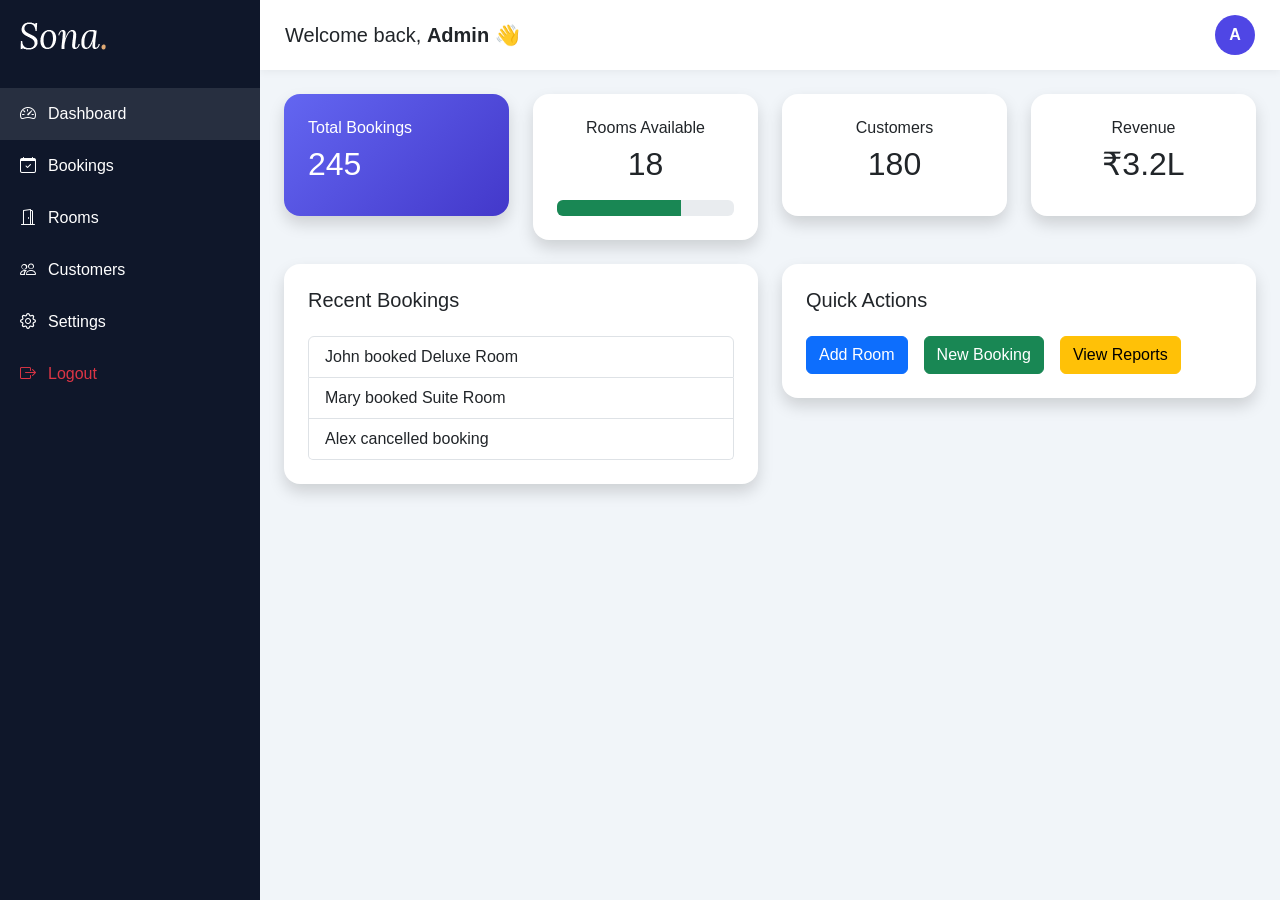
<file: admin.html>
<!DOCTYPE html>
<html lang="en">
<head>
<meta charset="UTF-8">
<meta name="viewport" content="width=device-width, initial-scale=1.0">
<title>Hotel Admin Dashboard</title>
<link rel="icon" href="img/favi.png" type="image/png">
<!-- Bootstrap -->
<link href="https://cdn.jsdelivr.net/npm/bootstrap@5.3.2/dist/css/bootstrap.min.css" rel="stylesheet">
<link href="https://cdn.jsdelivr.net/npm/bootstrap-icons@1.11.1/font/bootstrap-icons.css" rel="stylesheet">
<link href="https://cdnjs.cloudflare.com/ajax/libs/font-awesome/6.5.0/css/all.min.css" rel="stylesheet">
<style>
:root{
  --primary:#4f46e5;
  --dark:#0f172a;
  --bg:#f1f5f9;
}

body{
  background:var(--bg);
  font-family:Segoe UI, sans-serif;
}

/* Sidebar */
.sidebar{
  width:260px;
  height:100vh;
  background:var(--dark);
  position:fixed;
  left:0;
  top:0;
  color:#fff;
  transition:.3s;
  z-index:1000;
}

.sidebar h4{
  padding:20px;
  text-align:center;
  border-bottom:1px solid rgba(255,255,255,.1);
}

.sidebar a{
  padding:14px 20px;
  display:flex;
  gap:12px;
  color:#cbd5f5;
  text-decoration:none;
  align-items:center;
}

.sidebar a:hover,
.sidebar a.active{
  background:rgba(255,255,255,.1);
  color:#fff;
}

/* Main */
.main{
  margin-left:260px;
  transition:.3s;
}

/* Topbar */
.topbar{
  background:#fff;
  padding:15px 25px;
  display:flex;
  align-items:center;
  justify-content:space-between;
  box-shadow:0 2px 8px rgba(0,0,0,.05);
}

.topbar .right{
  display:flex;
  align-items:center;
  gap:20px;
}

.avatar{
  width:40px;
  height:40px;
  border-radius:50%;
  background:var(--primary);
  color:#fff;
  display:flex;
  align-items:center;
  justify-content:center;
  font-weight:bold;
}

/* Cards */
.card{
  border:none;
  border-radius:16px;
}

.stat{
  background:linear-gradient(135deg,#6366f1,#4338ca);
  color:#fff;
}

@media(max-width:992px){
  .sidebar{left:-260px;}
  .sidebar.show{left:0;}
  .main{margin-left:0;}
}
</style>
</head>

<body>

<!-- Sidebar -->
<div class="sidebar" id="sidebar">
     <div class="logo">
                            <a href="./index.html">
                                <!-- <img src="img/logo.png" class="logo-light" alt=""> -->
                                <img src="img/footer-logo.png" class="logo-dark mt-2 " alt="Dark Logo">
                            </a>
                        </div>
 <br>
  <a class="active" onclick="showSection('dashboard',this)"><i class="bi bi-speedometer2"></i>Dashboard</a>
  <a onclick="showSection('bookings',this)"><i class="bi bi-calendar-check"></i>Bookings</a>
  <a onclick="showSection('rooms',this)"><i class="bi bi-door-open"></i>Rooms</a>
  <a onclick="showSection('customers',this)"><i class="bi bi-people"></i>Customers</a>
  <a onclick="showSection('settings',this)"><i class="bi bi-gear"></i>Settings</a>
  <a class="text-danger"><i class="bi bi-box-arrow-right"></i>Logout</a>
</div>

<!-- Main -->
<div class="main">

<!-- Topbar -->
<div class="topbar">
  <button class="btn btn-dark d-lg-none" onclick="toggleSidebar()">
    <i class="bi bi-list"></i>
  </button>

  <h5 class="mb-0">Welcome back, <strong>Admin</strong> 👋</h5>

  <div class="right">
    <!-- <i class="bi bi-bell fs-5"></i> -->
    <div class="avatar">A</div>
  </div>
</div>

<div class="p-4">

<!-- DASHBOARD -->
<div id="dashboard" class="content">
  <div class="row g-4 mb-4">
    <div class="col-md-3">
      <div class="card stat p-4 shadow">
        <h6>Total Bookings</h6>
        <h2>245</h2>
      </div>
    </div>
    <div class="col-md-3">
      <div class="card p-4 shadow text-center">
        <h6>Rooms Available</h6>
        <h2>18</h2>
        <div class="progress mt-2">
          <div class="progress-bar bg-success" style="width:70%"></div>
        </div>
      </div>
    </div>
    <div class="col-md-3">
      <div class="card p-4 shadow text-center">
        <h6>Customers</h6>
        <h2>180</h2>
      </div>
    </div>
    <div class="col-md-3">
      <div class="card p-4 shadow text-center">
        <h6>Revenue</h6>
        <h2>₹3.2L</h2>
      </div>
    </div>
  </div>

  <div class="row g-4">
    <div class="col-lg-6">
      <div class="card shadow p-4">
        <h5>Recent Bookings</h5>
        <ul class="list-group mt-3">
          <li class="list-group-item">John booked Deluxe Room</li>
          <li class="list-group-item">Mary booked Suite Room</li>
          <li class="list-group-item">Alex cancelled booking</li>
        </ul>
      </div>
    </div>

    <div class="col-lg-6">
      <div class="card shadow p-4">
        <h5>Quick Actions</h5>
        <div class="d-flex gap-3 mt-3 flex-wrap">
          <button class="btn btn-primary">Add Room</button>
          <button class="btn btn-success">New Booking</button>
          <button class="btn btn-warning">View Reports</button>
        </div>
      </div>
    </div>
  </div>
</div>

<!-- BOOKINGS -->
<div id="bookings" class="content d-none">
  <div class="card shadow p-4">
    <h4>Bookings</h4>
    <table class="table mt-3">
      <tr><th>ID</th><th>Name</th><th>Status</th></tr>
      <tr><td>#101</td><td>John</td><td><span class="badge bg-success">Confirmed</span></td></tr>
      <tr><td>#102</td><td>Mary</td><td><span class="badge bg-warning">Pending</span></td></tr>
    </table>
  </div>
</div>

<!-- ROOMS -->
<div id="rooms" class="content d-none">
  <h3 class="mb-4">Rooms</h3>
  <div class="row g-4">
    <div class="col-md-4">
      <div class="card room-card shadow p-4">
        <h5>Deluxe Room</h5>
        <p>₹4,500 / night</p>
        <span class="badge bg-success">Available</span>
      </div>
    </div>
    <div class="col-md-4">
      <div class="card room-card shadow p-4">
        <h5>Suite Room</h5>
        <p>₹7,500 / night</p>
        <span class="badge bg-danger">Booked</span>
      </div>
    </div>
  </div>
</div>

<!-- CUSTOMERS -->
<div id="customers" class="content d-none">
  <h3 class="mb-4">Customers</h3>
  <div class="row g-4">
    <div class="col-md-4">
      <div class="card shadow p-4 text-center">
          
        
        <i class="bi bi-person-circle fs-1"></i>
        <h6 class="mt-2">John Doe</h6>
        
       <p class="text-muted mb-2"><i class="fa fa-envelope me-2"></i>john@example.com</p>
        <p class="text-muted mb-3"><i class="fa fa-phone me-2"></i>+1 234 567 890</p>
      </div>
    </div>
    <div class="col-md-4">
      <div class="card shadow p-4 text-center">
        <i class="bi bi-person-circle fs-1"></i>
        <h6 class="mt-2">Mary Jane</h6>
        <p class="text-muted mb-2"><i class="fa fa-envelope me-2"></i>marry@example.com</p>
        <p class="text-muted mb-3"><i class="fa fa-phone me-2"></i>+1 234 567 890</p>
      </div>
    </div>
  </div>
</div>
<!-- SETTINGS -->
<div id="settings" class="content d-none">
  <div class="card shadow p-4">
    <h4>Settings</h4>
    <input class="form-control mb-3" placeholder="Hotel Name">
    <button class="btn btn-primary">Save</button>
  </div>
</div>

</div>
</div>

<script>
function showSection(id,el){
  document.querySelectorAll('.content').forEach(c=>c.classList.add('d-none'));
  document.getElementById(id).classList.remove('d-none');
  document.querySelectorAll('.sidebar a').forEach(a=>a.classList.remove('active'));
  el.classList.add('active');
  document.getElementById('sidebar').classList.remove('show');
}
function toggleSidebar(){
  document.getElementById('sidebar').classList.toggle('show');
}
</script>

</body>
</html>
</file>
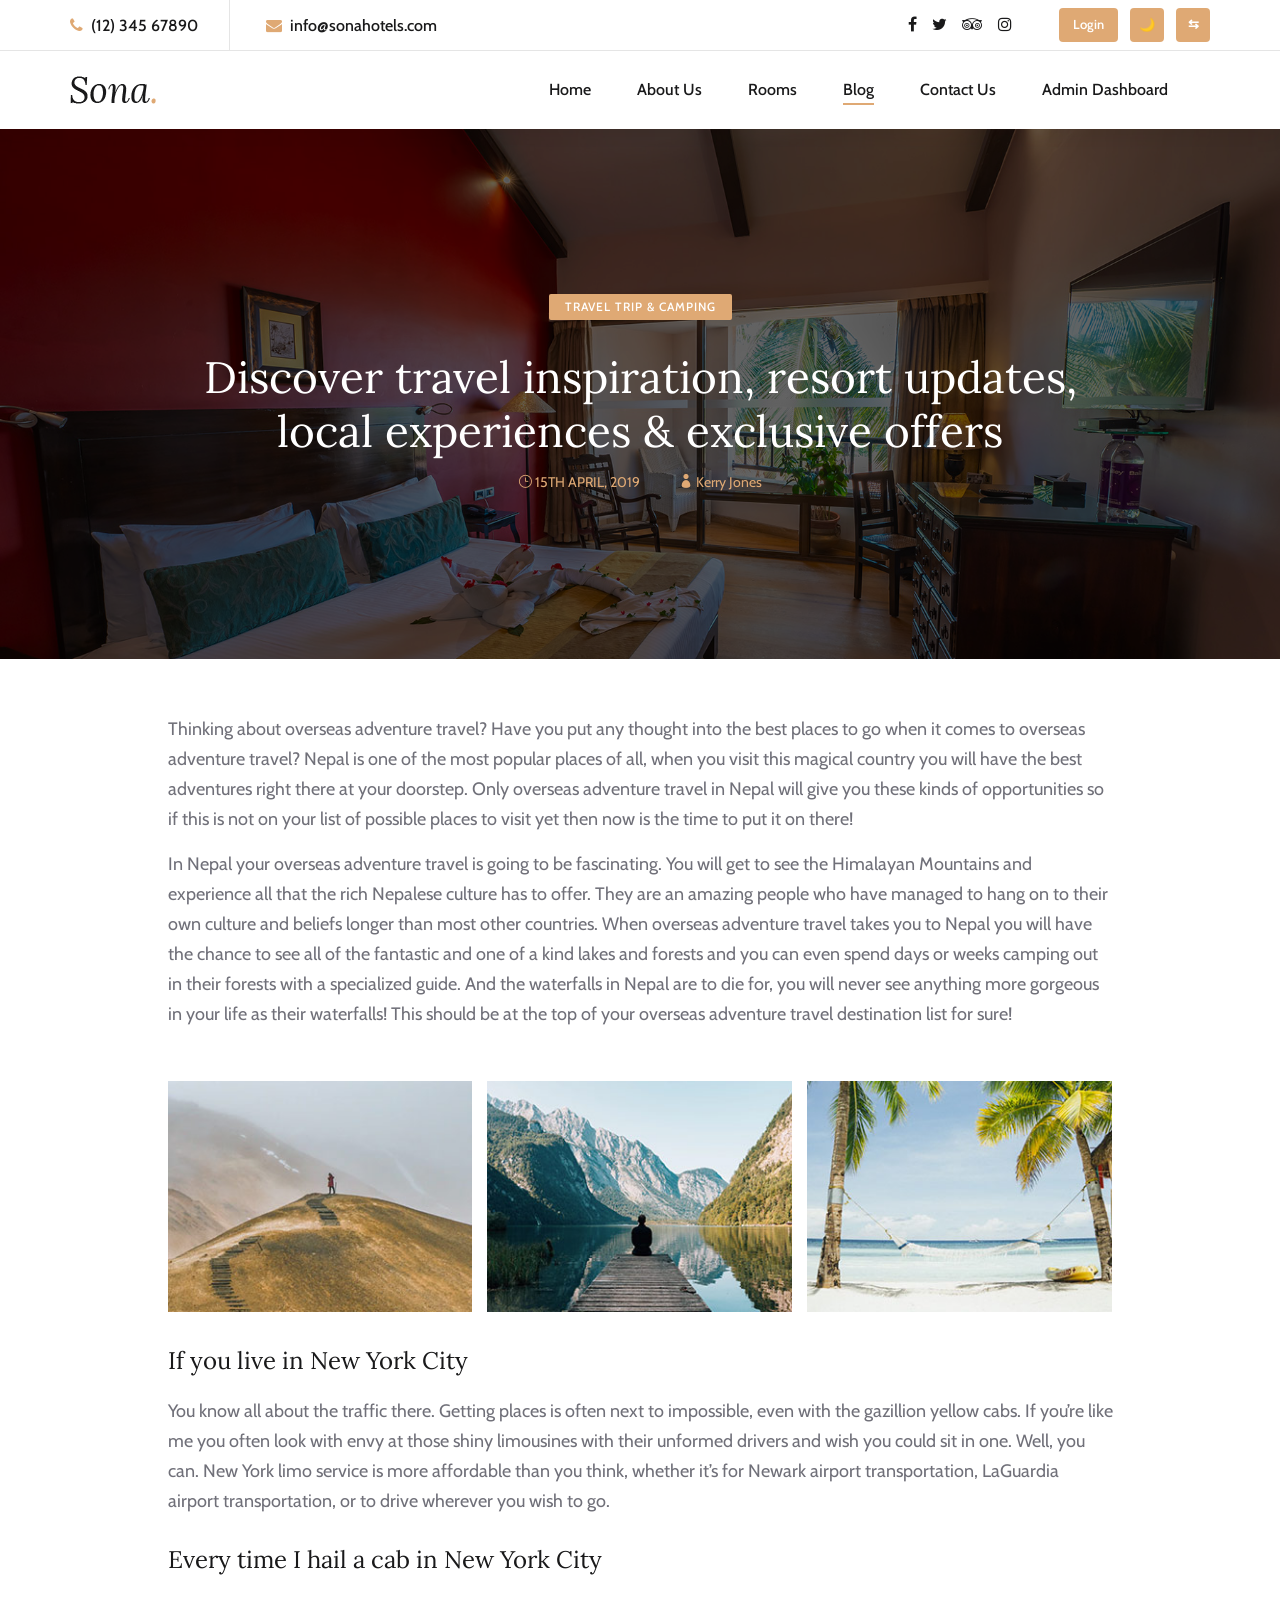
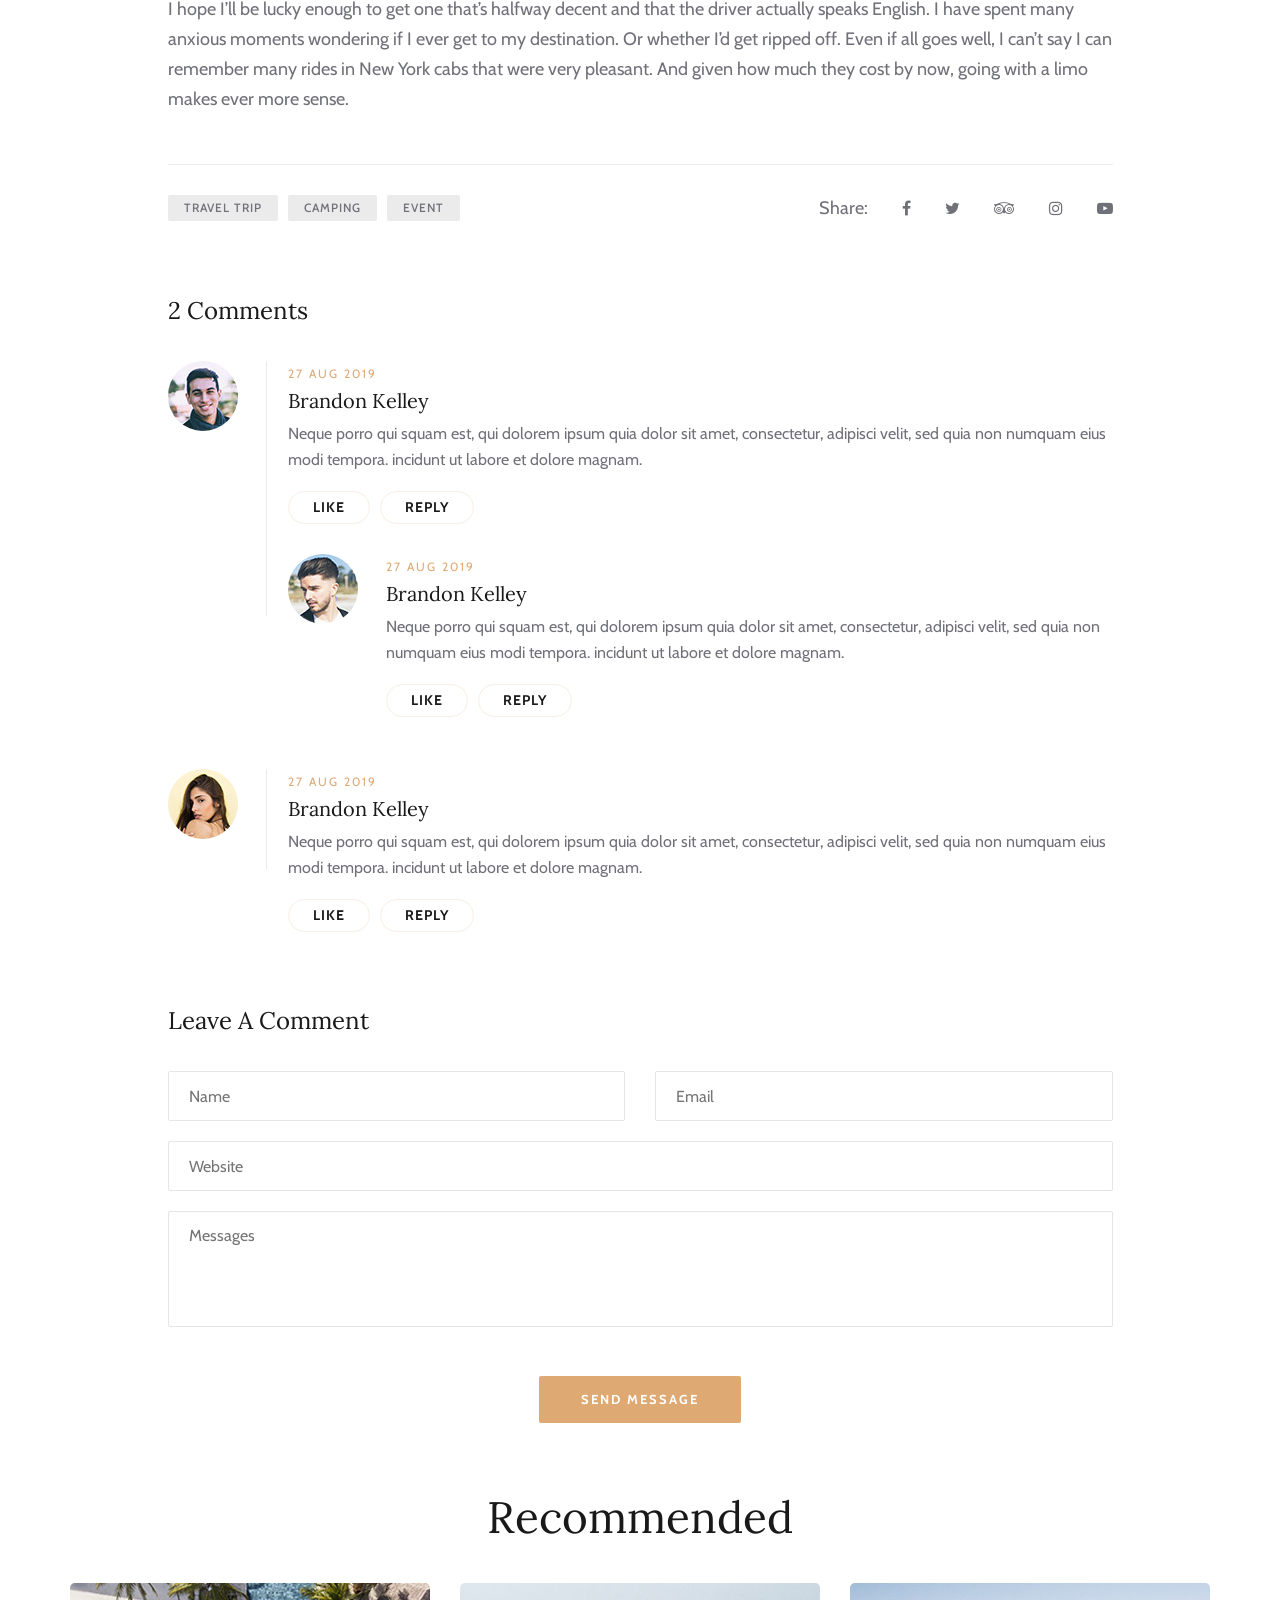
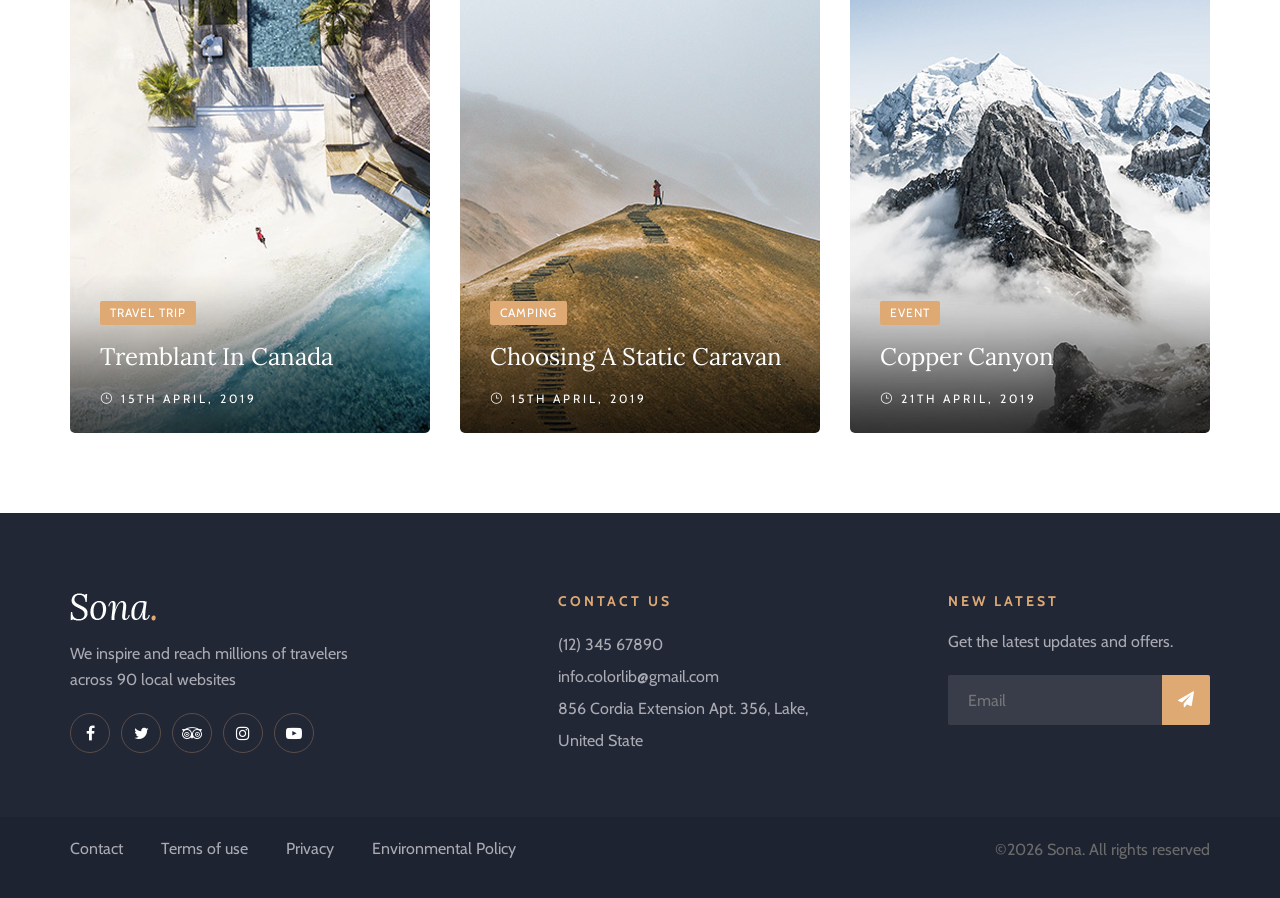
<file: blog-details.html>
<!DOCTYPE html>
<html lang="zxx">

<head>
    <meta charset="UTF-8">
    <meta name="description" content="Sona Template">
    <meta name="keywords" content="Sona, unica, creative, html">
    <meta name="viewport" content="width=device-width, initial-scale=1.0">
    <meta http-equiv="X-UA-Compatible" content="ie=edge">
    <title>Sona | Blog Details</title>
<link rel="icon" href="img/favi.png" type="image/png">
    <!-- Google Font -->
    <link href="https://fonts.googleapis.com/css?family=Lora:400,700&display=swap" rel="stylesheet">
    <link href="https://fonts.googleapis.com/css?family=Cabin:400,500,600,700&display=swap" rel="stylesheet">

    <!-- Css Styles -->
    <link rel="stylesheet" href="css/bootstrap.min.css" type="text/css">
    <link rel="stylesheet" href="css/font-awesome.min.css" type="text/css">
    <link rel="stylesheet" href="css/elegant-icons.css" type="text/css">
    <link rel="stylesheet" href="css/flaticon.css" type="text/css">
    <link rel="stylesheet" href="css/owl.carousel.min.css" type="text/css">
    <link rel="stylesheet" href="css/nice-select.css" type="text/css">
    <link rel="stylesheet" href="css/jquery-ui.min.css" type="text/css">
    <link rel="stylesheet" href="css/magnific-popup.css" type="text/css">
    <link rel="stylesheet" href="css/slicknav.min.css" type="text/css">
    <link rel="stylesheet" href="css/style.css" type="text/css">
</head>

<body>
   

    <!-- Offcanvas Menu Section Begin -->
     <div class="offcanvas-menu-overlay"></div>
    <div class="canvas-open">
        <i class="icon_menu"></i>
    </div>
    <div class="offcanvas-menu-wrapper">
        <div class="canvas-close">
            <i class="icon_close"></i>
        </div>
       
         <div class="header-configure-area">
           
            
                            
          <a href="signin.html" class="bk-btn">Login</a>
        </div>
        <nav class="mainmenu mobile-menu">
            <ul>
                <li><a href="">Home</a> <ul class="dropdown"> <li><a href="index.html">Home 1</a></li>
                                    <li><a href="index2.html">Home 2</a></li>  </ul> </li>
                 <li><a href="./about-us.html">About Us</a></li>
                <li><a href="./rooms.html">Rooms</a></li>
               
                
                <li class="active"><a href="./blog.html">Blog</a></li>
                <li><a href="./contact.html">Contact</a></li>
                                                    <li><a href="./admin.html">Admin Dashboard</a></li>
            </ul>
        </nav>
           <button class="themeToggle btn btn-sm">🌙</button>

       <button
  class="rtlToggle"
  class="w-10 h-10 rounded-md text-white font-semibold"
  style="background-color:#dfa974;"
>
          <svg
    xmlns="http://www.w3.org/2000/svg"
    width="20"
    height="20"
    viewBox="0 0 24 24"
    fill="currentColor"
  >
    <path d="M12 2a10 10 0 100 20 10 10 0 000-20zm6.93 6h-3.17a15.4 15.4 0 00-1.6-3.56A8.03 8.03 0 0118.93 8zM12 4.07A13.5 13.5 0 0114.44 8H9.56A13.5 13.5 0 0112 4.07zM5.07 8A8.03 8.03 0 019.84 4.44 15.4 15.4 0 008.24 8H5.07zM4.07 10h3.64a17.2 17.2 0 000 4H4.07a7.96 7.96 0 010-4zm1 6h3.17a15.4 15.4 0 001.6 3.56A8.03 8.03 0 015.07 16zM12 19.93A13.5 13.5 0 019.56 16h4.88A13.5 13.5 0 0112 19.93zM18.93 16a8.03 8.03 0 01-4.77 3.56A15.4 15.4 0 0015.76 16h3.17zM19.93 14h-3.64a17.2 17.2 0 000-4h3.64a7.96 7.96 0 010 4z"/>
  </svg>
        </button>
        <div id="mobile-menu-wrap"></div>
        <div class="top-social">
            <a href="#"><i class="fa fa-facebook"></i></a>
            <a href="#"><i class="fa fa-twitter"></i></a>
            <a href="#"><i class="fa fa-tripadvisor"></i></a>
            <a href="#"><i class="fa fa-instagram"></i></a>
        </div>
        <ul class="top-widget">
            <li><i class="fa fa-phone"></i> (12) 345 67890</li>
            <li><i class="fa fa-envelope"></i> info@sonahotels.com</li>
        </ul>
    </div>
    <!-- Offcanvas Menu Section End -->

    <!-- Header Section Begin -->
     <header class="header-section header-normal ">
        <div class="top-nav">
            <div class="container">
                <div class="row">
                    <div class="col-lg-6">
                        <ul class="tn-left">
                            <li><i class="fa fa-phone"></i> (12) 345 67890</li>
                            <li><i class="fa fa-envelope"></i> info@sonahotels.com</li>
                        </ul>
                    </div>
                    <div class="col-lg-6">
                       <div class="tn-right d-flex align-items-center justify-content-end gap-3">

  <div class="top-social d-flex gap-2">
    <a href="#"><i class="fa fa-facebook"></i></a>
    <a href="#"><i class="fa fa-twitter"></i></a>
    <a href="#"><i class="fa fa-tripadvisor"></i></a>
    <a href="#"><i class="fa fa-instagram"></i></a>
  </div>

  <a href="signin.html" class="action-btn login-btn">
    Login
  </a>

  <button class="action-btn themeToggle" title="Toggle Theme">
    🌙
  </button>

  <button class="action-btn rtlToggle" title="Toggle RTL">
     ⇆
  </button>

</div>
                    </div>
                </div>
            </div>
        </div>
        <div class="menu-item">
            <div class="container">
                <div class="row">
                    <div class="col-lg-2">
                        <div class="logo">
                            <a href="./index.html">
                                <img src="img/logo.png" class="logo-light" alt="">
                                <img src="img/footer-logo.png" class="logo-dark" alt="Dark Logo">
                            </a>
                        </div>
                    </div>
                    <div class="col-lg-10">
                        <div class="nav-menu">
                            <nav class="mainmenu">
                                <ul>
                                 <li><a href="">Home</a> <ul class="dropdown"> <li><a href="index.html">Home 1</a></li>
                                    <li><a href="index2.html">Home 2</a></li>  </ul> </li>
                                 
                                    <li><a href="./about-us.html">About Us</a></li>
                                       <li><a href="./rooms.html">Rooms</a></li>
                                    
                                    <li class="active"><a href="./blog.html">Blog</a></li>
                                    <li><a href="./contact.html">Contact Us</a></li>
                                                                        <li><a href="./admin.html">Admin Dashboard</a></li>
                                </ul>
                            </nav>
                           
                        </div>
                    </div>
                </div>
            </div>
        </div>
    </header>
    <!-- Header End -->

    <!-- Blog Details Hero Section Begin -->
    <section class="blog-details-hero set-bg" data-setbg="img/blog/blog-details/blog2.jpg">
        <div class="container">
            <div class="row">
                <div class="col-lg-10 offset-lg-1">
                    <div class="bd-hero-text">
                        <span>Travel Trip & Camping</span>
                        <h2>Discover travel inspiration, resort updates, local experiences & exclusive offers</h2>
                        <ul>
                            <li class="b-time"><i class="icon_clock_alt"></i> 15th April, 2019</li>
                            <li><i class="icon_profile"></i> Kerry Jones</li>
                        </ul>
                    </div>
                </div>
            </div>
        </div>
    </section>
    <!-- Blog Details Hero End -->

    <!-- Blog Details Section Begin -->
    <section class="blog-details-section">
        <div class="container">
            <div class="row">
                <div class="col-lg-10 offset-lg-1">
                    <div class="blog-details-text">
                        <div class="bd-title">
                            <p>Thinking about overseas adventure travel? Have you put any thought into the best places
                                to go when it comes to overseas adventure travel? Nepal is one of the most popular
                                places of all, when you visit this magical country you will have the best adventures
                                right there at your doorstep. Only overseas adventure travel in Nepal will give you
                                these kinds of opportunities so if this is not on your list of possible places to visit
                                yet then now is the time to put it on there!</p>
                            <p>In Nepal your overseas adventure travel is going to be fascinating. You will get to see
                                the Himalayan Mountains and experience all that the rich Nepalese culture has to offer.
                                They are an amazing people who have managed to hang on to their own culture and beliefs
                                longer than most other countries. When overseas adventure travel takes you to Nepal you
                                will have the chance to see all of the fantastic and one of a kind lakes and forests and
                                you can even spend days or weeks camping out in their forests with a specialized guide.
                                And the waterfalls in Nepal are to die for, you will never see anything more gorgeous in
                                your life as their waterfalls! This should be at the top of your overseas adventure
                                travel destination list for sure!</p>
                        </div>
                        <div class="bd-pic">
                            <div class="bp-item">
                                <img src="img/blog/blog-details/blog-details-1.jpg" alt="">
                            </div>
                            <div class="bp-item">
                                <img src="img/blog/blog-details/blog-details-2.jpg" alt="">
                            </div>
                            <div class="bp-item">
                                <img src="img/blog/blog-details/blog-details-3.jpg" alt="">
                            </div>
                        </div>
                        <div class="bd-more-text">
                            <div class="bm-item">
                                <h4>If you live in New York City</h4>
                                <p>You know all about the traffic there. Getting places is often next to impossible,
                                    even with the gazillion yellow cabs. If you’re like me you often look with envy at
                                    those shiny limousines with their unformed drivers and wish you could sit in one.
                                    Well, you can. New York limo service is more affordable than you think, whether it’s
                                    for Newark airport transportation, LaGuardia airport transportation, or to drive
                                    wherever you wish to go.</p>
                            </div>
                            <div class="bm-item">
                                <h4>Every time I hail a cab in New York City</h4>
                                <p>I hope I’ll be lucky enough to get one that’s halfway decent and that the driver
                                    actually speaks English. I have spent many anxious moments wondering if I ever get
                                    to my destination. Or whether I’d get ripped off. Even if all goes well, I can’t say
                                    I can remember many rides in New York cabs that were very pleasant. And given how
                                    much they cost by now, going with a limo makes ever more sense.</p>
                            </div>
                        </div>
                        <div class="tag-share">
                            <div class="tags">
                                <a href="#">Travel Trip</a>
                                <a href="#">Camping</a>
                                <a href="#">Event</a>
                            </div>
                            <div class="social-share">
                                <span>Share:</span>
                                <a href="#"><i class="fa fa-facebook"></i></a>
                                <a href="#"><i class="fa fa-twitter"></i></a>
                                <a href="#"><i class="fa fa-tripadvisor"></i></a>
                                <a href="#"><i class="fa fa-instagram"></i></a>
                                <a href="#"><i class="fa fa-youtube-play"></i></a>
                            </div>
                        </div>
                        <div class="comment-option">
                            <h4>2 Comments</h4>
                            <div class="single-comment-item first-comment">
                                <div class="sc-author">
                                    <img src="img/blog/blog-details/avatar/avatar-1.jpg" alt="">
                                </div>
                                <div class="sc-text">
                                    <span>27 Aug 2019</span>
                                    <h5>Brandon Kelley</h5>
                                    <p>Neque porro qui squam est, qui dolorem ipsum quia dolor sit amet, consectetur,
                                        adipisci velit, sed quia non numquam eius modi tempora. incidunt ut labore et
                                        dolore magnam.</p>
                                    <a href="#" class="comment-btn">Like</a>
                                    <a href="#" class="comment-btn">Reply</a>
                                </div>
                            </div>
                            <div class="single-comment-item reply-comment">
                                <div class="sc-author">
                                    <img src="img/blog/blog-details/avatar/avatar-2.jpg" alt="">
                                </div>
                                <div class="sc-text">
                                    <span>27 Aug 2019</span>
                                    <h5>Brandon Kelley</h5>
                                    <p>Neque porro qui squam est, qui dolorem ipsum quia dolor sit amet, consectetur,
                                        adipisci velit, sed quia non numquam eius modi tempora. incidunt ut labore et
                                        dolore magnam.</p>
                                    <a href="#" class="comment-btn like-btn">Like</a>
                                    <a href="#" class="comment-btn reply-btn">Reply</a>
                                </div>
                            </div>
                            <div class="single-comment-item second-comment ">
                                <div class="sc-author">
                                    <img src="img/blog/blog-details/avatar/avatar-3.jpg" alt="">
                                </div>
                                <div class="sc-text">
                                    <span>27 Aug 2019</span>
                                    <h5>Brandon Kelley</h5>
                                    <p>Neque porro qui squam est, qui dolorem ipsum quia dolor sit amet, consectetur,
                                        adipisci velit, sed quia non numquam eius modi tempora. incidunt ut labore et
                                        dolore magnam.</p>
                                    <a href="#" class="comment-btn">Like</a>
                                    <a href="#" class="comment-btn">Reply</a>
                                </div>
                            </div>
                        </div>
                        <div class="leave-comment">
                            <h4>Leave A Comment</h4>
                            <form action="#" class="comment-form">
                                <div class="row">
                                    <div class="col-lg-6">
                                        <input type="text" placeholder="Name">
                                    </div>
                                    <div class="col-lg-6">
                                        <input type="text" placeholder="Email">
                                    </div>
                                    <div class="col-lg-12 text-center">
                                        <input type="text" placeholder="Website">
                                        <textarea placeholder="Messages"></textarea>
                                        <button type="submit" class="site-btn">Send Message</button>
                                    </div>
                                </div>
                            </form>
                        </div>
                    </div>
                </div>
            </div>
        </div>
    </section>
    <!-- Blog Details Section End -->

    <!-- Recommend Blog Section Begin -->
    <section class="recommend-blog-section spad">
        <div class="container">
            <div class="row">
                <div class="col-lg-12">
                    <div class="section-title">
                        <h2>Recommended</h2>
                    </div>
                </div>
            </div>
            <div class="row">
                <div class="col-md-4">
                    <div class="blog-item set-bg" data-setbg="img/blog/blog-1.jpg">
                        <div class="bi-text">
                            <span class="b-tag">Travel Trip</span>
                            <h4><a href="#">Tremblant In Canada</a></h4>
                            <div class="b-time"><i class="icon_clock_alt"></i> 15th April, 2019</div>
                        </div>
                    </div>
                </div>
                <div class="col-md-4">
                    <div class="blog-item set-bg" data-setbg="img/blog/blog-2.jpg">
                        <div class="bi-text">
                            <span class="b-tag">Camping</span>
                            <h4><a href="#">Choosing A Static Caravan</a></h4>
                            <div class="b-time"><i class="icon_clock_alt"></i> 15th April, 2019</div>
                        </div>
                    </div>
                </div>
                <div class="col-md-4">
                    <div class="blog-item set-bg" data-setbg="img/blog/blog-3.jpg">
                        <div class="bi-text">
                            <span class="b-tag">Event</span>
                            <h4><a href="#">Copper Canyon</a></h4>
                            <div class="b-time"><i class="icon_clock_alt"></i> 21th April, 2019</div>
                        </div>
                    </div>
                </div>
            </div>
        </div>
    </section>
    <!-- Recommend Blog Section End -->

    <!-- Footer Section Begin -->
    <footer class="footer-section">
        <div class="container">
            <div class="footer-text">
                <div class="row">
                    <div class="col-lg-4">
                        <div class="ft-about">
                            <div class="logo">
                                <a href="index.html">
                                    <img src="img/footer-logo.png" alt="">
                                </a>
                            </div>
                            <p>We inspire and reach millions of travelers<br /> across 90 local websites</p>
                            <div class="fa-social">
                                <a href="#"><i class="fa fa-facebook"></i></a>
                                <a href="#"><i class="fa fa-twitter"></i></a>
                                <a href="#"><i class="fa fa-tripadvisor"></i></a>
                                <a href="#"><i class="fa fa-instagram"></i></a>
                                <a href="#"><i class="fa fa-youtube-play"></i></a>
                            </div>
                        </div>
                    </div>
                    <div class="col-lg-3 offset-lg-1">
                        <div class="ft-contact">
                            <h6>Contact Us</h6>
                            <ul>
                                <li>(12) 345 67890</li>
                                <li>info.colorlib@gmail.com</li>
                                <li>856 Cordia Extension Apt. 356, Lake, United State</li>
                            </ul>
                        </div>
                    </div>
                    <div class="col-lg-3 offset-lg-1">
                        <div class="ft-newslatter">
                            <h6>New latest</h6>
                            <p>Get the latest updates and offers.</p>
                            <form action="#" class="fn-form">
                                <input type="text" placeholder="Email">
                                <button type="submit"><i class="fa fa-send"></i></button>
                            </form>
                        </div>
                    </div>
                </div>
            </div>
        </div>
        <div class="copyright-option">
            <div class="container">
                <div class="row">
                    <div class="col-lg-7">
                        <ul>
                            <li><a href="#">Contact</a></li>
                            <li><a href="#">Terms of use</a></li>
                            <li><a href="#">Privacy</a></li>
                            <li><a href="#">Environmental Policy</a></li>
                        </ul>
                    </div>
                    <div class="col-lg-5">
                        <div class="co-text"><p><!-- Link back to Colorlib can't be removed. Template is licensed under CC BY 3.0. -->
  &copy;<script>document.write(new Date().getFullYear());</script> Sona. All rights reserved 
  <!-- Link back to Colorlib can't be removed. Template is licensed under CC BY 3.0. --></p></div>
                    </div>
                </div>
            </div>
        </div>
    </footer>
    <!-- Footer Section End -->

    <!-- Search model Begin -->
    <div class="search-model">
        <div class="h-100 d-flex align-items-center justify-content-center">
            <div class="search-close-switch"><i class="icon_close"></i></div>
            <form class="search-model-form">
                <input type="text" id="search-input" placeholder="Search here.....">
            </form>
        </div>
    </div>
    <!-- Search model end -->

    <!-- Js Plugins -->
    <script src="js/jquery-3.3.1.min.js"></script>
    <script src="js/bootstrap.min.js"></script>
    <script src="js/jquery.magnific-popup.min.js"></script>
    <script src="js/jquery.nice-select.min.js"></script>
    <script src="js/jquery-ui.min.js"></script>
    <script src="js/jquery.slicknav.js"></script>
    <script src="js/owl.carousel.min.js"></script>
    <script src="js/main.js"></script>
     <script src="js/theme-rtl.js"></script>
</body>

</html>
</file>
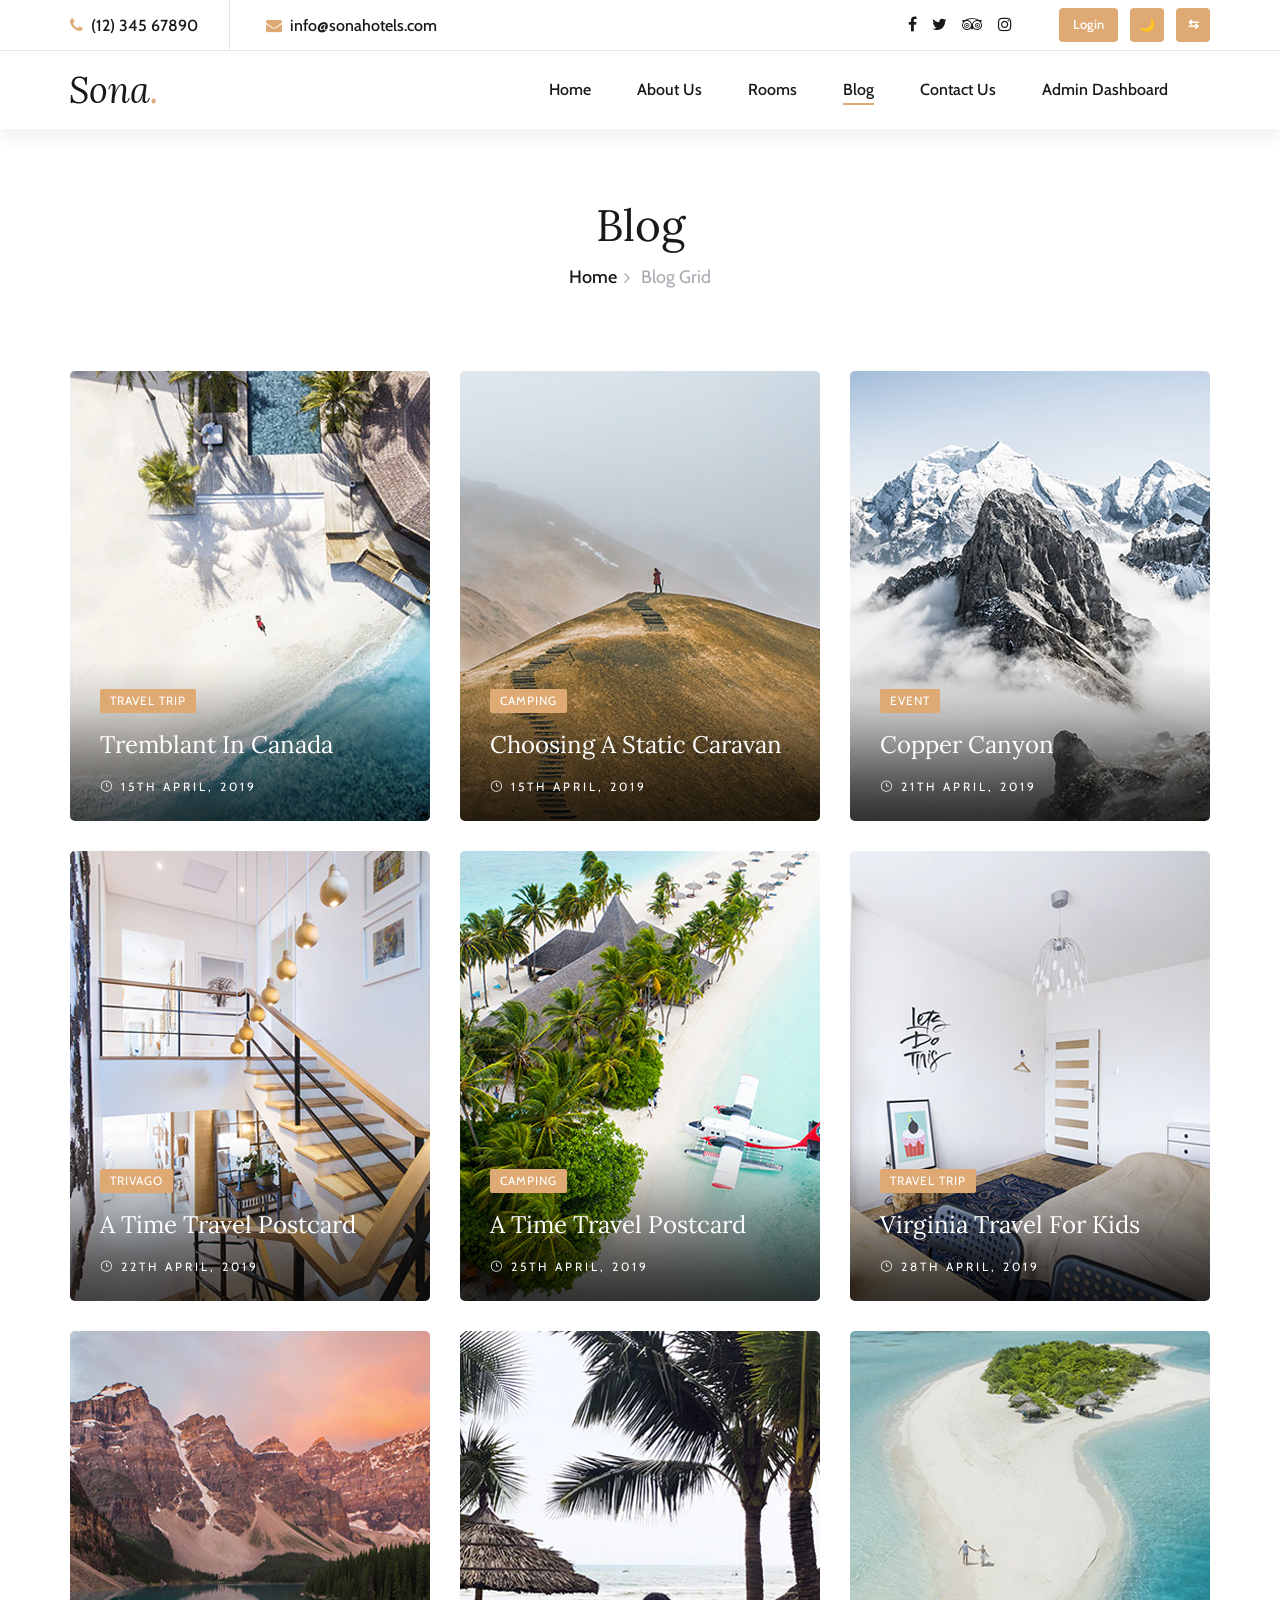
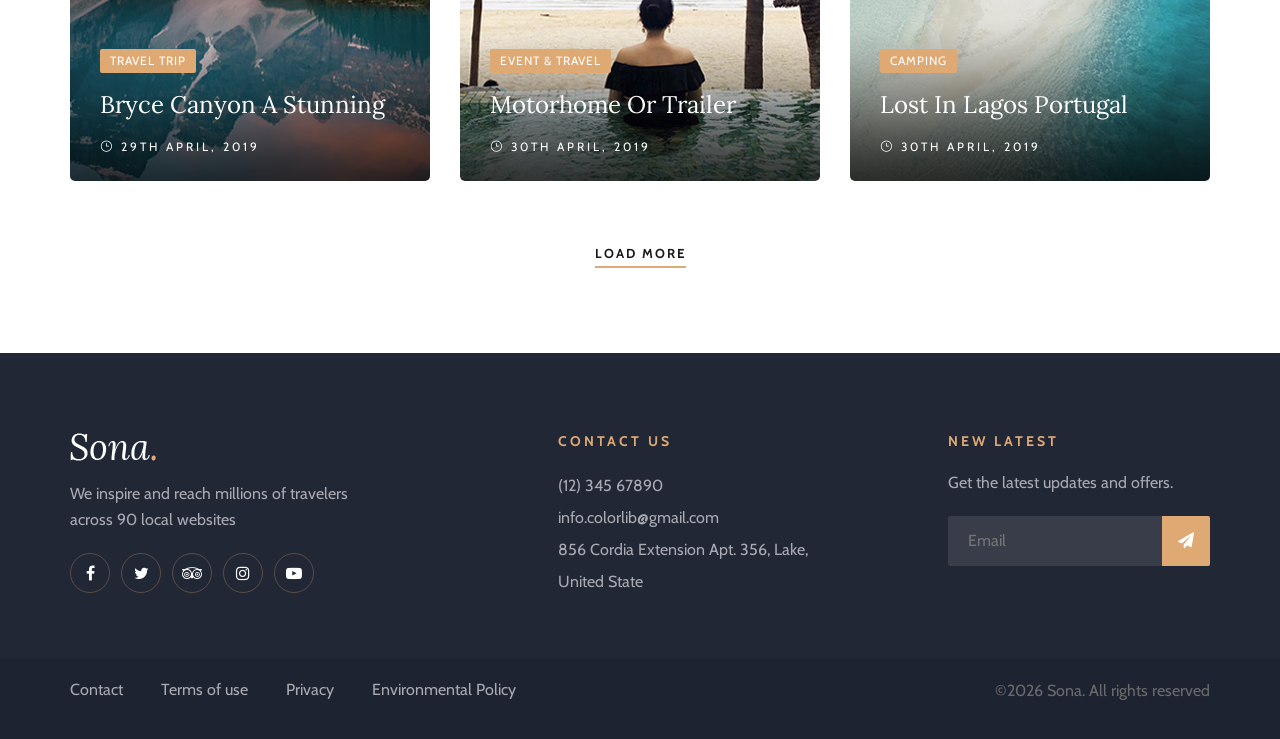
<file: blog.html>
<!DOCTYPE html>
<html lang="zxx">

<head>
    <meta charset="UTF-8">
    <meta name="description" content="Sona Template">
    <meta name="keywords" content="Sona, unica, creative, html">
    <meta name="viewport" content="width=device-width, initial-scale=1.0">
    <meta http-equiv="X-UA-Compatible" content="ie=edge">
    <title>Sona | Blog</title>
<link rel="icon" href="img/favi.png" type="image/png">
    <!-- Google Font -->
    <link href="https://fonts.googleapis.com/css?family=Lora:400,700&display=swap" rel="stylesheet">
    <link href="https://fonts.googleapis.com/css?family=Cabin:400,500,600,700&display=swap" rel="stylesheet">

    <!-- Css Styles -->
    <link rel="stylesheet" href="css/bootstrap.min.css" type="text/css">
    <link rel="stylesheet" href="css/font-awesome.min.css" type="text/css">
    <link rel="stylesheet" href="css/elegant-icons.css" type="text/css">
    <link rel="stylesheet" href="css/flaticon.css" type="text/css">
    <link rel="stylesheet" href="css/owl.carousel.min.css" type="text/css">
    <link rel="stylesheet" href="css/nice-select.css" type="text/css">
    <link rel="stylesheet" href="css/jquery-ui.min.css" type="text/css">
    <link rel="stylesheet" href="css/magnific-popup.css" type="text/css">
    <link rel="stylesheet" href="css/slicknav.min.css" type="text/css">
    <link rel="stylesheet" href="css/style.css" type="text/css">
</head>

<body>
    <!-- Page Preloder -->
   

    <!-- Offcanvas Menu Section Begin -->
     <div class="offcanvas-menu-overlay"></div>
    <div class="canvas-open">
        <i class="icon_menu"></i>
    </div>
    <div class="offcanvas-menu-wrapper">
        <div class="canvas-close">
            <i class="icon_close"></i>
        </div>
       
         <div class="header-configure-area">
           
            
                            
           <a href="signin.html" class="bk-btn">Login</a>
        </div>
        <nav class="mainmenu mobile-menu">
            <ul>
                 <li><a href="">Home</a> <ul class="dropdown"> <li><a href="index.html">Home 1</a></li>
                                    <li><a href="index2.html">Home 2</a></li>  </ul> </li>
                 <li><a href="./about-us.html">About Us</a></li>
                <li><a href="./rooms.html">Rooms</a></li>
               
              
                <li class="active"><a href="./blog.html">Blog</a></li>
                <li><a href="./contact.html">Contact</a></li>
                                                    <li><a href="./admin.html">Admin Dashboard</a></li>
            </ul>
        </nav>
           <button class="themeToggle btn btn-sm">🌙</button>

       <button
  class="rtlToggle"
  class="w-10 h-10 rounded-md text-white font-semibold"
  style="background-color:#dfa974;"
>
          <svg
    xmlns="http://www.w3.org/2000/svg"
    width="20"
    height="20"
    viewBox="0 0 24 24"
    fill="currentColor"
  >
    <path d="M12 2a10 10 0 100 20 10 10 0 000-20zm6.93 6h-3.17a15.4 15.4 0 00-1.6-3.56A8.03 8.03 0 0118.93 8zM12 4.07A13.5 13.5 0 0114.44 8H9.56A13.5 13.5 0 0112 4.07zM5.07 8A8.03 8.03 0 019.84 4.44 15.4 15.4 0 008.24 8H5.07zM4.07 10h3.64a17.2 17.2 0 000 4H4.07a7.96 7.96 0 010-4zm1 6h3.17a15.4 15.4 0 001.6 3.56A8.03 8.03 0 015.07 16zM12 19.93A13.5 13.5 0 019.56 16h4.88A13.5 13.5 0 0112 19.93zM18.93 16a8.03 8.03 0 01-4.77 3.56A15.4 15.4 0 0015.76 16h3.17zM19.93 14h-3.64a17.2 17.2 0 000-4h3.64a7.96 7.96 0 010 4z"/>
  </svg>
        </button>
        <div id="mobile-menu-wrap"></div>
        <div class="top-social">
            <a href="#"><i class="fa fa-facebook"></i></a>
            <a href="#"><i class="fa fa-twitter"></i></a>
            <a href="#"><i class="fa fa-tripadvisor"></i></a>
            <a href="#"><i class="fa fa-instagram"></i></a>
        </div>
        <ul class="top-widget">
            <li><i class="fa fa-phone"></i> (12) 345 67890</li>
            <li><i class="fa fa-envelope"></i> info@sonahotels.com</li>
        </ul>
    </div>
    <!-- Offcanvas Menu Section End -->

    <!-- Header Section Begin -->
    <header class="header-section header-normal ">
        <div class="top-nav">
            <div class="container">
                <div class="row">
                    <div class="col-lg-6">
                        <ul class="tn-left">
                            <li><i class="fa fa-phone"></i> (12) 345 67890</li>
                            <li><i class="fa fa-envelope"></i> info@sonahotels.com</li>
                        </ul>
                    </div>
                    <div class="col-lg-6">
                      <div class="tn-right d-flex align-items-center justify-content-end gap-3">

  <div class="top-social d-flex gap-2">
    <a href="#"><i class="fa fa-facebook"></i></a>
    <a href="#"><i class="fa fa-twitter"></i></a>
    <a href="#"><i class="fa fa-tripadvisor"></i></a>
    <a href="#"><i class="fa fa-instagram"></i></a>
  </div>

  <a href="signin.html" class="action-btn login-btn">
    Login
  </a>

  <button class="action-btn themeToggle" title="Toggle Theme">
    🌙
  </button>

  <button class="action-btn rtlToggle" title="Toggle RTL">
     ⇆
  </button>

</div>
                    </div>
                </div>
            </div>
        </div>
        <div class="menu-item">
            <div class="container">
                <div class="row">
                    <div class="col-lg-2">
                        <div class="logo">
                            <a href="./index.html">
                                <img src="img/logo.png" class="logo-light" alt="">
                                <img src="img/footer-logo.png" class="logo-dark" alt="Dark Logo">
                            </a>
                        </div>
                    </div>
                    <div class="col-lg-10">
                        <div class="nav-menu">
                            <nav class="mainmenu">
                                <ul>
                                    <li><a href="">Home</a> <ul class="dropdown"> <li><a href="index.html">Home 1</a></li>
                                    <li><a href="index2.html">Home 2</a></li>  </ul> </li>
                                   
                                    <li><a href="./about-us.html">About Us</a></li>
                                     <li><a href="./rooms.html">Rooms</a></li>
                                   
                                    <li class="active"><a href="./blog.html">Blog</a></li>
                                    <li><a href="./contact.html">Contact Us</a></li>
                                                                        <li><a href="./admin.html">Admin Dashboard</a></li>
                                </ul>
                            </nav>
                           
                        </div>
                    </div>
                </div>
            </div>
        </div>
    </header>
    <!-- Header End -->

    <!-- Breadcrumb Section Begin -->
    <div class="breadcrumb-section">
        <div class="container">
            <div class="row">
                <div class="col-lg-12">
                    <div class="breadcrumb-text">
                        <h2>Blog</h2>
                        <div class="bt-option">
                            <a href="./home.html">Home</a>
                            <span>Blog Grid</span>
                        </div>
                    </div>
                </div>
            </div>
        </div>
    </div>
    <!-- Breadcrumb Section End -->

    <!-- Blog Section Begin -->
    <section class="blog-section blog-page spad">
        <div class="container">
            <div class="row">
                <div class="col-lg-4 col-md-6">
                    <div class="blog-item set-bg" data-setbg="img/blog/blog-1.jpg">
                        <div class="bi-text">
                            <span class="b-tag">Travel Trip</span>
                            <h4><a href="./blog-details.html">Tremblant In Canada</a></h4>
                            <div class="b-time"><i class="icon_clock_alt"></i> 15th April, 2019</div>
                        </div>
                    </div>
                </div>
                <div class="col-lg-4 col-md-6">
                    <div class="blog-item set-bg" data-setbg="img/blog/blog-2.jpg">
                        <div class="bi-text">
                            <span class="b-tag">Camping</span>
                            <h4><a href="./blog-details.html">Choosing A Static Caravan</a></h4>
                            <div class="b-time"><i class="icon_clock_alt"></i> 15th April, 2019</div>
                        </div>
                    </div>
                </div>
                <div class="col-lg-4 col-md-6">
                    <div class="blog-item set-bg" data-setbg="img/blog/blog-3.jpg">
                        <div class="bi-text">
                            <span class="b-tag">Event</span>
                            <h4><a href="./blog-details.html">Copper Canyon</a></h4>
                            <div class="b-time"><i class="icon_clock_alt"></i> 21th April, 2019</div>
                        </div>
                    </div>
                </div>
                <div class="col-lg-4 col-md-6">
                    <div class="blog-item set-bg" data-setbg="img/blog/blog-4.jpg">
                        <div class="bi-text">
                            <span class="b-tag">Trivago</span>
                            <h4><a href="./blog-details.html">A Time Travel Postcard</a></h4>
                            <div class="b-time"><i class="icon_clock_alt"></i> 22th April, 2019</div>
                        </div>
                    </div>
                </div>
                <div class="col-lg-4 col-md-6">
                    <div class="blog-item set-bg" data-setbg="img/blog/blog-5.jpg">
                        <div class="bi-text">
                            <span class="b-tag">Camping</span>
                            <h4><a href="./blog-details.html">A Time Travel Postcard</a></h4>
                            <div class="b-time"><i class="icon_clock_alt"></i> 25th April, 2019</div>
                        </div>
                    </div>
                </div>
                <div class="col-lg-4 col-md-6">
                    <div class="blog-item set-bg" data-setbg="img/blog/blog-6.jpg">
                        <div class="bi-text">
                            <span class="b-tag">Travel Trip</span>
                            <h4><a href="./blog-details.html">Virginia Travel For Kids</a></h4>
                            <div class="b-time"><i class="icon_clock_alt"></i> 28th April, 2019</div>
                        </div>
                    </div>
                </div>
                <div class="col-lg-4 col-md-6">
                    <div class="blog-item set-bg" data-setbg="img/blog/blog-7.jpg">
                        <div class="bi-text">
                            <span class="b-tag">Travel Trip</span>
                            <h4><a href="./blog-details.html">Bryce Canyon A Stunning</a></h4>
                            <div class="b-time"><i class="icon_clock_alt"></i> 29th April, 2019</div>
                        </div>
                    </div>
                </div>
                <div class="col-lg-4 col-md-6">
                    <div class="blog-item set-bg" data-setbg="img/blog/blog-8.jpg">
                        <div class="bi-text">
                            <span class="b-tag">Event & Travel</span>
                            <h4><a href="./blog-details.html">Motorhome Or Trailer</a></h4>
                            <div class="b-time"><i class="icon_clock_alt"></i> 30th April, 2019</div>
                        </div>
                    </div>
                </div>
                <div class="col-lg-4 col-md-6">
                    <div class="blog-item set-bg" data-setbg="img/blog/blog-9.jpg">
                        <div class="bi-text">
                            <span class="b-tag">Camping</span>
                            <h4><a href="./blog-details.html">Lost In Lagos Portugal</a></h4>
                            <div class="b-time"><i class="icon_clock_alt"></i> 30th April, 2019</div>
                        </div>
                    </div>
                </div>
                <div class="col-lg-12">
                    <div class="load-more">
                        <a href="#" class="primary-btn">Load More</a>
                    </div>
                </div>
            </div>
        </div>
    </section>
    <!-- Blog Section End -->

    <!-- Footer Section Begin -->
    <footer class="footer-section">
        <div class="container">
            <div class="footer-text">
                <div class="row">
                    <div class="col-lg-4">
                        <div class="ft-about">
                            <div class="logo">
                                <a href="index.html">
                                    <img src="img/footer-logo.png" alt="">
                                </a>
                            </div>
                            <p>We inspire and reach millions of travelers<br /> across 90 local websites</p>
                            <div class="fa-social">
                                <a href="#"><i class="fa fa-facebook"></i></a>
                                <a href="#"><i class="fa fa-twitter"></i></a>
                                <a href="#"><i class="fa fa-tripadvisor"></i></a>
                                <a href="#"><i class="fa fa-instagram"></i></a>
                                <a href="#"><i class="fa fa-youtube-play"></i></a>
                            </div>
                        </div>
                    </div>
                    <div class="col-lg-3 offset-lg-1">
                        <div class="ft-contact">
                            <h6>Contact Us</h6>
                            <ul>
                                <li>(12) 345 67890</li>
                                <li>info.colorlib@gmail.com</li>
                                <li>856 Cordia Extension Apt. 356, Lake, United State</li>
                            </ul>
                        </div>
                    </div>
                    <div class="col-lg-3 offset-lg-1">
                        <div class="ft-newslatter">
                            <h6>New latest</h6>
                            <p>Get the latest updates and offers.</p>
                            <form action="#" class="fn-form">
                                <input type="text" placeholder="Email">
                                <button type="submit"><i class="fa fa-send"></i></button>
                            </form>
                        </div>
                    </div>
                </div>
            </div>
        </div>
        <div class="copyright-option">
            <div class="container">
                <div class="row">
                    <div class="col-lg-7">
                        <ul>
                            <li><a href="#">Contact</a></li>
                            <li><a href="#">Terms of use</a></li>
                            <li><a href="#">Privacy</a></li>
                            <li><a href="#">Environmental Policy</a></li>
                        </ul>
                    </div>
                    <div class="col-lg-5">
                        <div class="co-text"><p><!-- Link back to Colorlib can't be removed. Template is licensed under CC BY 3.0. -->
   &copy;<script>document.write(new Date().getFullYear());</script> Sona. All rights reserved 
  <!-- Link back to Colorlib can't be removed. Template is licensed under CC BY 3.0. --></p></div>
                    </div>
                </div>
            </div>
        </div>
    </footer>
    <!-- Footer Section End -->

    <!-- Search model Begin -->
    <div class="search-model">
        <div class="h-100 d-flex align-items-center justify-content-center">
            <div class="search-close-switch"><i class="icon_close"></i></div>
            <form class="search-model-form">
                <input type="text" id="search-input" placeholder="Search here.....">
            </form>
        </div>
    </div>
    <!-- Search model end -->

    <!-- Js Plugins -->
    <script src="js/jquery-3.3.1.min.js"></script>
    <script src="js/bootstrap.min.js"></script>
    <script src="js/jquery.magnific-popup.min.js"></script>
    <script src="js/jquery.nice-select.min.js"></script>
    <script src="js/jquery-ui.min.js"></script>
    <script src="js/jquery.slicknav.js"></script>
    <script src="js/owl.carousel.min.js"></script>
    <script src="js/main.js"></script>
     <script src="js/theme-rtl.js"></script>
</body>

</html>
</file>
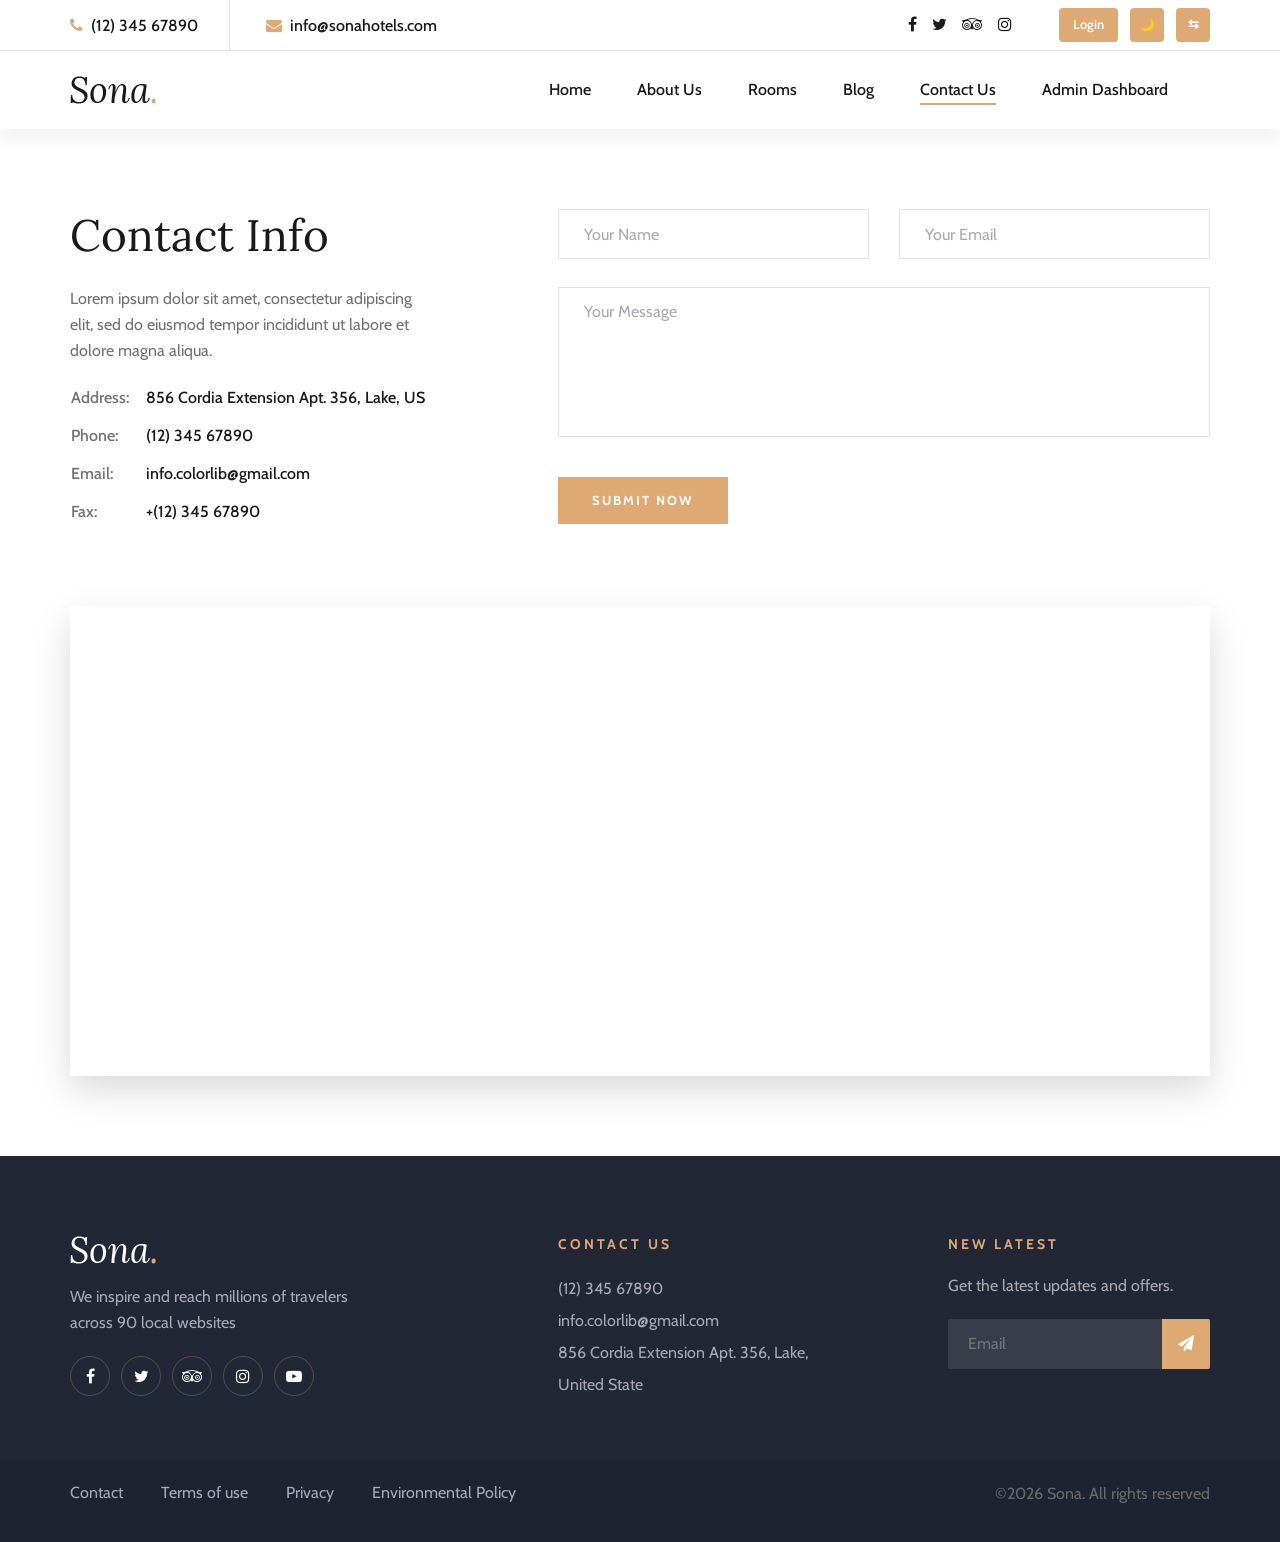
<file: contact.html>
<!DOCTYPE html>
<html lang="zxx">

<head>
    <meta charset="UTF-8">
    <meta name="description" content="Sona Template">
    <meta name="keywords" content="Sona, unica, creative, html">
    <meta name="viewport" content="width=device-width, initial-scale=1.0">
    <meta http-equiv="X-UA-Compatible" content="ie=edge">
    <title>Sona | Contact Us</title>
<link rel="icon" href="img/favi.png" type="image/png">
    <!-- Google Font -->
    <link href="https://fonts.googleapis.com/css?family=Lora:400,700&display=swap" rel="stylesheet">
    <link href="https://fonts.googleapis.com/css?family=Cabin:400,500,600,700&display=swap" rel="stylesheet">

    <!-- Css Styles -->
    <link rel="stylesheet" href="css/bootstrap.min.css" type="text/css">
    <link rel="stylesheet" href="css/font-awesome.min.css" type="text/css">
    <link rel="stylesheet" href="css/elegant-icons.css" type="text/css">
    <link rel="stylesheet" href="css/flaticon.css" type="text/css">
    <link rel="stylesheet" href="css/owl.carousel.min.css" type="text/css">
    <link rel="stylesheet" href="css/nice-select.css" type="text/css">
    <link rel="stylesheet" href="css/jquery-ui.min.css" type="text/css">
    <link rel="stylesheet" href="css/magnific-popup.css" type="text/css">
    <link rel="stylesheet" href="css/slicknav.min.css" type="text/css">
    <link rel="stylesheet" href="css/style.css" type="text/css">
</head>

<body>
   

    <!-- Offcanvas Menu Section Begin -->
    <div class="offcanvas-menu-overlay"></div>
    <div class="canvas-open">
        <i class="icon_menu"></i>
    </div>
    <div class="offcanvas-menu-wrapper">
        <div class="canvas-close">
            <i class="icon_close"></i>
        </div>
       
         <div class="header-configure-area">
           
            
                            
            <a href="signin.html" class="bk-btn">Login</a>
        </div>
        <nav class="mainmenu mobile-menu">
            <ul>
               <li><a href="">Home</a> <ul class="dropdown"> <li><a href="index.html">Home 1</a></li>
                                    <li><a href="index2.html">Home 2</a></li>  </ul> </li>
                 <li><a href="./about-us.html">About Us</a></li>
                <li><a href="./rooms.html">Rooms</a></li>
               
              
                <li><a href="./blog.html">Blog</a></li>
                <li class="active"><a href="./contact.html">Contact</a></li>
                                                    <li><a href="./admin.html">Admin Dashboard</a></li>
            </ul>
        </nav>
           <button class="themeToggle btn btn-sm">🌙</button>

       <button
  class="rtlToggle"
  class="w-10 h-10 rounded-md text-white font-semibold"
  style="background-color:#dfa974;"
>
          <svg
    xmlns="http://www.w3.org/2000/svg"
    width="20"
    height="20"
    viewBox="0 0 24 24"
    fill="currentColor"
  >
    <path d="M12 2a10 10 0 100 20 10 10 0 000-20zm6.93 6h-3.17a15.4 15.4 0 00-1.6-3.56A8.03 8.03 0 0118.93 8zM12 4.07A13.5 13.5 0 0114.44 8H9.56A13.5 13.5 0 0112 4.07zM5.07 8A8.03 8.03 0 019.84 4.44 15.4 15.4 0 008.24 8H5.07zM4.07 10h3.64a17.2 17.2 0 000 4H4.07a7.96 7.96 0 010-4zm1 6h3.17a15.4 15.4 0 001.6 3.56A8.03 8.03 0 015.07 16zM12 19.93A13.5 13.5 0 019.56 16h4.88A13.5 13.5 0 0112 19.93zM18.93 16a8.03 8.03 0 01-4.77 3.56A15.4 15.4 0 0015.76 16h3.17zM19.93 14h-3.64a17.2 17.2 0 000-4h3.64a7.96 7.96 0 010 4z"/>
  </svg>
        </button>
        <div id="mobile-menu-wrap"></div>
        <div class="top-social">
            <a href="#"><i class="fa fa-facebook"></i></a>
            <a href="#"><i class="fa fa-twitter"></i></a>
            <a href="#"><i class="fa fa-tripadvisor"></i></a>
            <a href="#"><i class="fa fa-instagram"></i></a>
        </div>
        <ul class="top-widget">
            <li><i class="fa fa-phone"></i> (12) 345 67890</li>
            <li><i class="fa fa-envelope"></i> info@sonahotels.com</li>
        </ul>
    </div>
    <!-- Offcanvas Menu Section End -->

    <!-- Header Section Begin -->
    <header class="header-section header-normal ">
        <div class="top-nav">
            <div class="container">
                <div class="row">
                    <div class="col-lg-6">
                        <ul class="tn-left">
                            <li><i class="fa fa-phone"></i> (12) 345 67890</li>
                            <li><i class="fa fa-envelope"></i> info@sonahotels.com</li>
                        </ul>
                    </div>
                    <div class="col-lg-6">
                       <div class="tn-right d-flex align-items-center justify-content-end gap-3">

  <div class="top-social d-flex gap-2">
    <a href="#"><i class="fa fa-facebook"></i></a>
    <a href="#"><i class="fa fa-twitter"></i></a>
    <a href="#"><i class="fa fa-tripadvisor"></i></a>
    <a href="#"><i class="fa fa-instagram"></i></a>
  </div>

  <a href="signin.html" class="action-btn login-btn">
    Login
  </a>

  <button class="action-btn themeToggle" title="Toggle Theme">
    🌙
  </button>

  <button class="action-btn rtlToggle" title="Toggle RTL">
     ⇆
  </button>

</div>
                          
                        
                    </div>
                </div>
            </div>
        </div>
        <div class="menu-item">
            <div class="container">
                <div class="row">
                    <div class="col-lg-2">
                        <div class="logo">
                            <a href="./index.html">
                                <img src="img/logo.png" class="logo-light" alt="">
                                <img src="img/footer-logo.png" class="logo-dark" alt="Dark Logo">
                            </a>
                        </div>
                    </div>
                    <div class="col-lg-10">
                        <div class="nav-menu">
                            <nav class="mainmenu">
                                <ul>
                                    <li><a href="">Home</a> <ul class="dropdown"> <li><a href="index.html">Home 1</a></li>
                                    <li><a href="index2.html">Home 2</a></li>  </ul> </li>
                                  
                                    <li><a href="./about-us.html">About Us</a></li>
                                      <li><a href="./rooms.html">Rooms</a></li>
                                    
                                    <li><a href="./blog.html">Blog</a></li>
                                    <li class="active"><a href="./contact.html">Contact Us</a></li>
                                                                        <li><a href="./admin.html">Admin Dashboard</a></li>
                                </ul>
                            </nav>
                           
                        </div>
                    </div>
                </div>
            </div>
        </div>
    </header>
    <!-- Header End -->

    <!-- Contact Section Begin -->
    <section class="contact-section spad">
        <div class="container">
            <div class="row">
                <div class="col-lg-4">
                    <div class="contact-text">
                        <h2>Contact Info</h2>
                        <p>Lorem ipsum dolor sit amet, consectetur adipiscing elit, sed do eiusmod tempor incididunt ut
                            labore et dolore magna aliqua.</p>
                        <table>
                            <tbody>
                                <tr>
                                    <td class="c-o">Address:</td>
                                    <td>856 Cordia Extension Apt. 356, Lake, US</td>
                                </tr>
                                <tr>
                                    <td class="c-o">Phone:</td>
                                    <td>(12) 345 67890</td>
                                </tr>
                                <tr>
                                    <td class="c-o">Email:</td>
                                    <td>info.colorlib@gmail.com</td>
                                </tr>
                                <tr>
                                    <td class="c-o">Fax:</td>
                                    <td>+(12) 345 67890</td>
                                </tr>
                            </tbody>
                        </table>
                    </div>
                </div>
                <div class="col-lg-7 offset-lg-1">
                    <form action="#" class="contact-form">
                        <div class="row">
                            <div class="col-lg-6">
                                <input type="text" placeholder="Your Name">
                            </div>
                            <div class="col-lg-6">
                                <input type="text" placeholder="Your Email">
                            </div>
                            <div class="col-lg-12">
                                <textarea placeholder="Your Message"></textarea>
                                <button type="submit">Submit Now</button>
                            </div>
                        </div>
                    </form>
                </div>
            </div>
            <div class="map">
                <iframe
                    src="https://www.google.com/maps/embed?pb=!1m18!1m12!1m3!1d3022.0606825994123!2d-72.8735845851828!3d40.760690042573295!2m3!1f0!2f0!3f0!3m2!1i1024!2i768!4f13.1!3m3!1m2!1s0x89e85b24c9274c91%3A0xf310d41b791bcb71!2sWilliam%20Floyd%20Pkwy%2C%20Mastic%20Beach%2C%20NY%2C%20USA!5e0!3m2!1sen!2sbd!4v1578582744646!5m2!1sen!2sbd"
                    height="470" style="border:0;" allowfullscreen=""></iframe>
            </div>
        </div>
    </section>
    <!-- Contact Section End -->

    <!-- Footer Section Begin -->
    <footer class="footer-section">
        <div class="container">
            <div class="footer-text">
                <div class="row">
                    <div class="col-lg-4">
                        <div class="ft-about">
                            <div class="logo">
                                <a href="index.html">
                                    <img src="img/footer-logo.png" alt="">
                                </a>
                            </div>
                            <p>We inspire and reach millions of travelers<br /> across 90 local websites</p>
                            <div class="fa-social">
                                <a href="#"><i class="fa fa-facebook"></i></a>
                                <a href="#"><i class="fa fa-twitter"></i></a>
                                <a href="#"><i class="fa fa-tripadvisor"></i></a>
                                <a href="#"><i class="fa fa-instagram"></i></a>
                                <a href="#"><i class="fa fa-youtube-play"></i></a>
                            </div>
                        </div>
                    </div>
                    <div class="col-lg-3 offset-lg-1">
                        <div class="ft-contact">
                            <h6>Contact Us</h6>
                            <ul>
                                <li>(12) 345 67890</li>
                                <li>info.colorlib@gmail.com</li>
                                <li>856 Cordia Extension Apt. 356, Lake, United State</li>
                            </ul>
                        </div>
                    </div>
                    <div class="col-lg-3 offset-lg-1">
                        <div class="ft-newslatter">
                            <h6>New latest</h6>
                            <p>Get the latest updates and offers.</p>
                            <form action="#" class="fn-form">
                                <input type="text" placeholder="Email">
                                <button type="submit"><i class="fa fa-send"></i></button>
                            </form>
                        </div>
                    </div>
                </div>
            </div>
        </div>
        <div class="copyright-option">
            <div class="container">
                <div class="row">
                    <div class="col-lg-7">
                        <ul>
                            <li><a href="#">Contact</a></li>
                            <li><a href="#">Terms of use</a></li>
                            <li><a href="#">Privacy</a></li>
                            <li><a href="#">Environmental Policy</a></li>
                        </ul>
                    </div>
                    <div class="col-lg-5">
                        <div class="co-text"><p><!-- Link back to Colorlib can't be removed. Template is licensed under CC BY 3.0. -->
  &copy;<script>document.write(new Date().getFullYear());</script> Sona. All rights reserved 
  <!-- Link back to Colorlib can't be removed. Template is licensed under CC BY 3.0. --></p></div>
                    </div>
                </div>
            </div>
        </div>
    </footer>
    <!-- Footer Section End -->

    <!-- Search model Begin -->
    <div class="search-model">
        <div class="h-100 d-flex align-items-center justify-content-center">
            <div class="search-close-switch"><i class="icon_close"></i></div>
            <form class="search-model-form">
                <input type="text" id="search-input" placeholder="Search here.....">
            </form>
        </div>
    </div>
    <!-- Search model end -->

    <!-- Js Plugins -->
    <script src="js/jquery-3.3.1.min.js"></script>
    <script src="js/bootstrap.min.js"></script>
    <script src="js/jquery.magnific-popup.min.js"></script>
    <script src="js/jquery.nice-select.min.js"></script>
    <script src="js/jquery-ui.min.js"></script>
    <script src="js/jquery.slicknav.js"></script>
    <script src="js/owl.carousel.min.js"></script>
    <script src="js/main.js"></script>
     <script src="js/theme-rtl.js"></script>
</body>

</html>
</file>
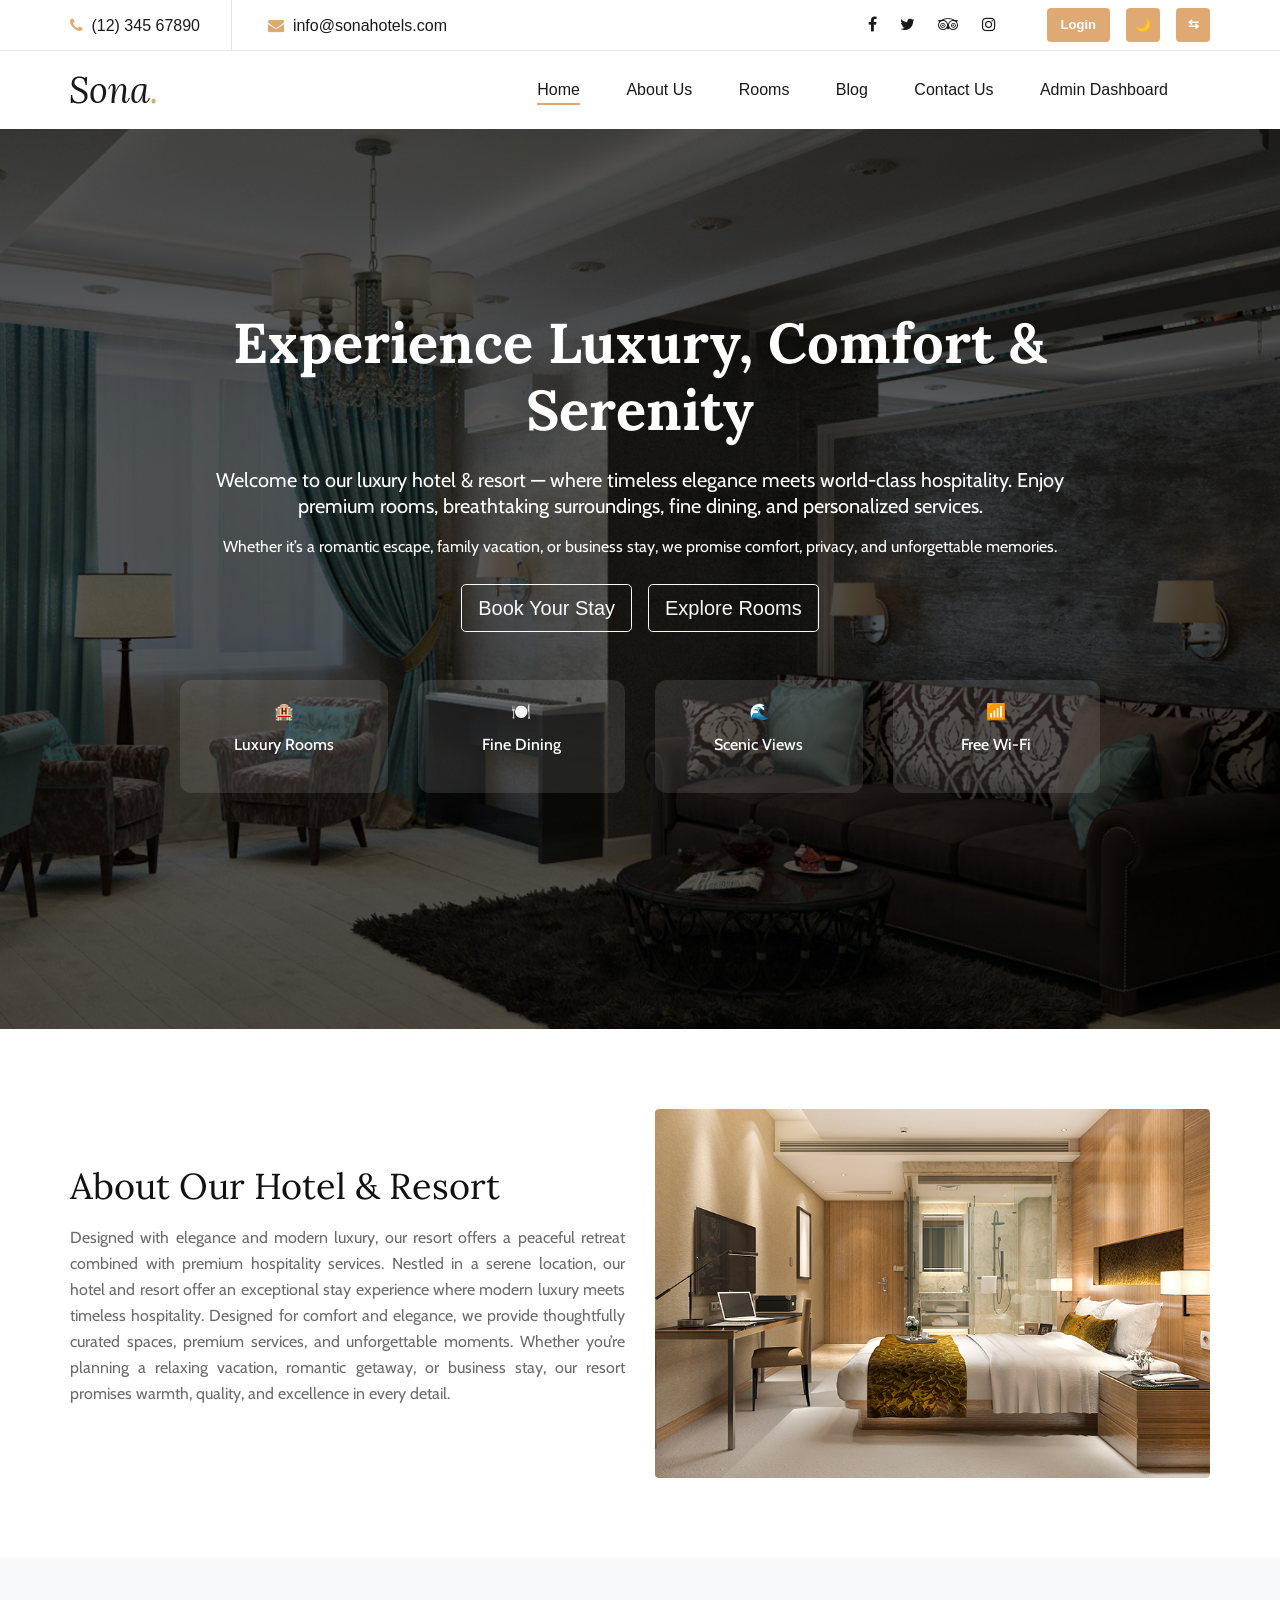
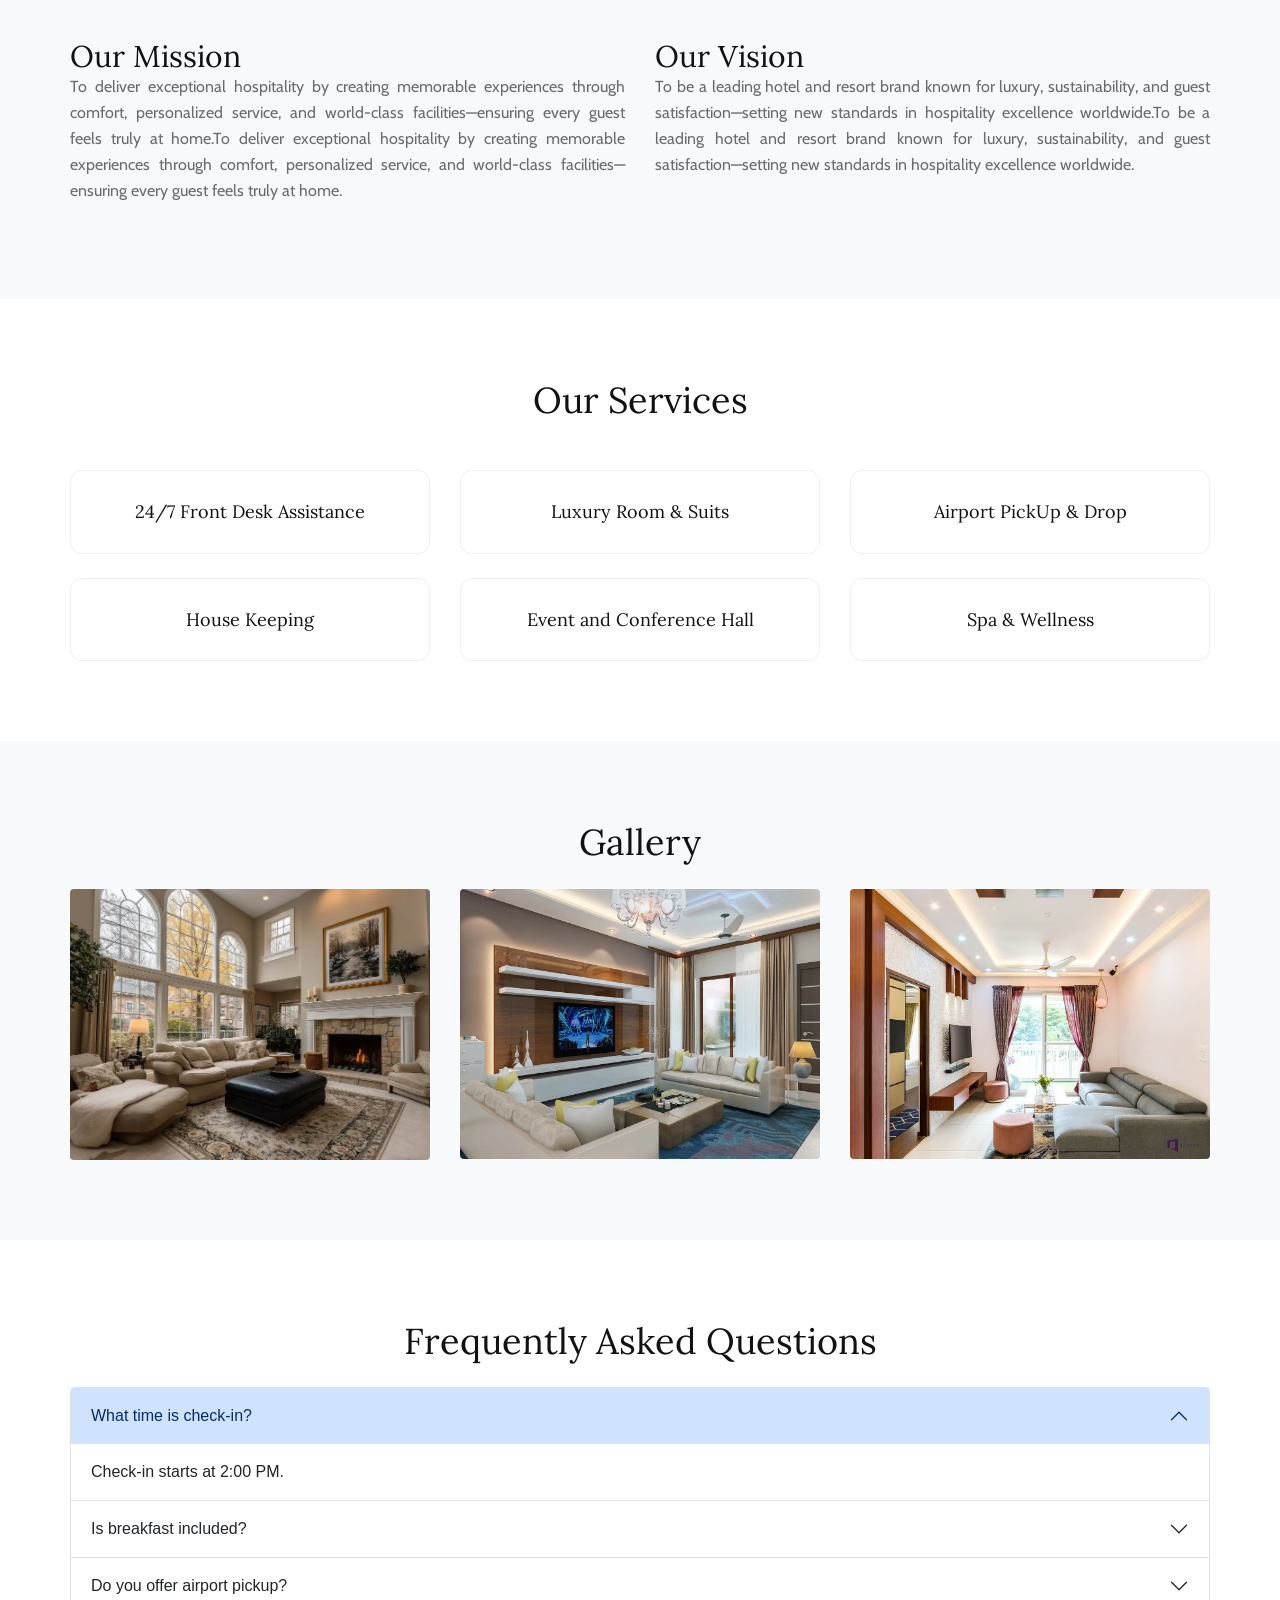
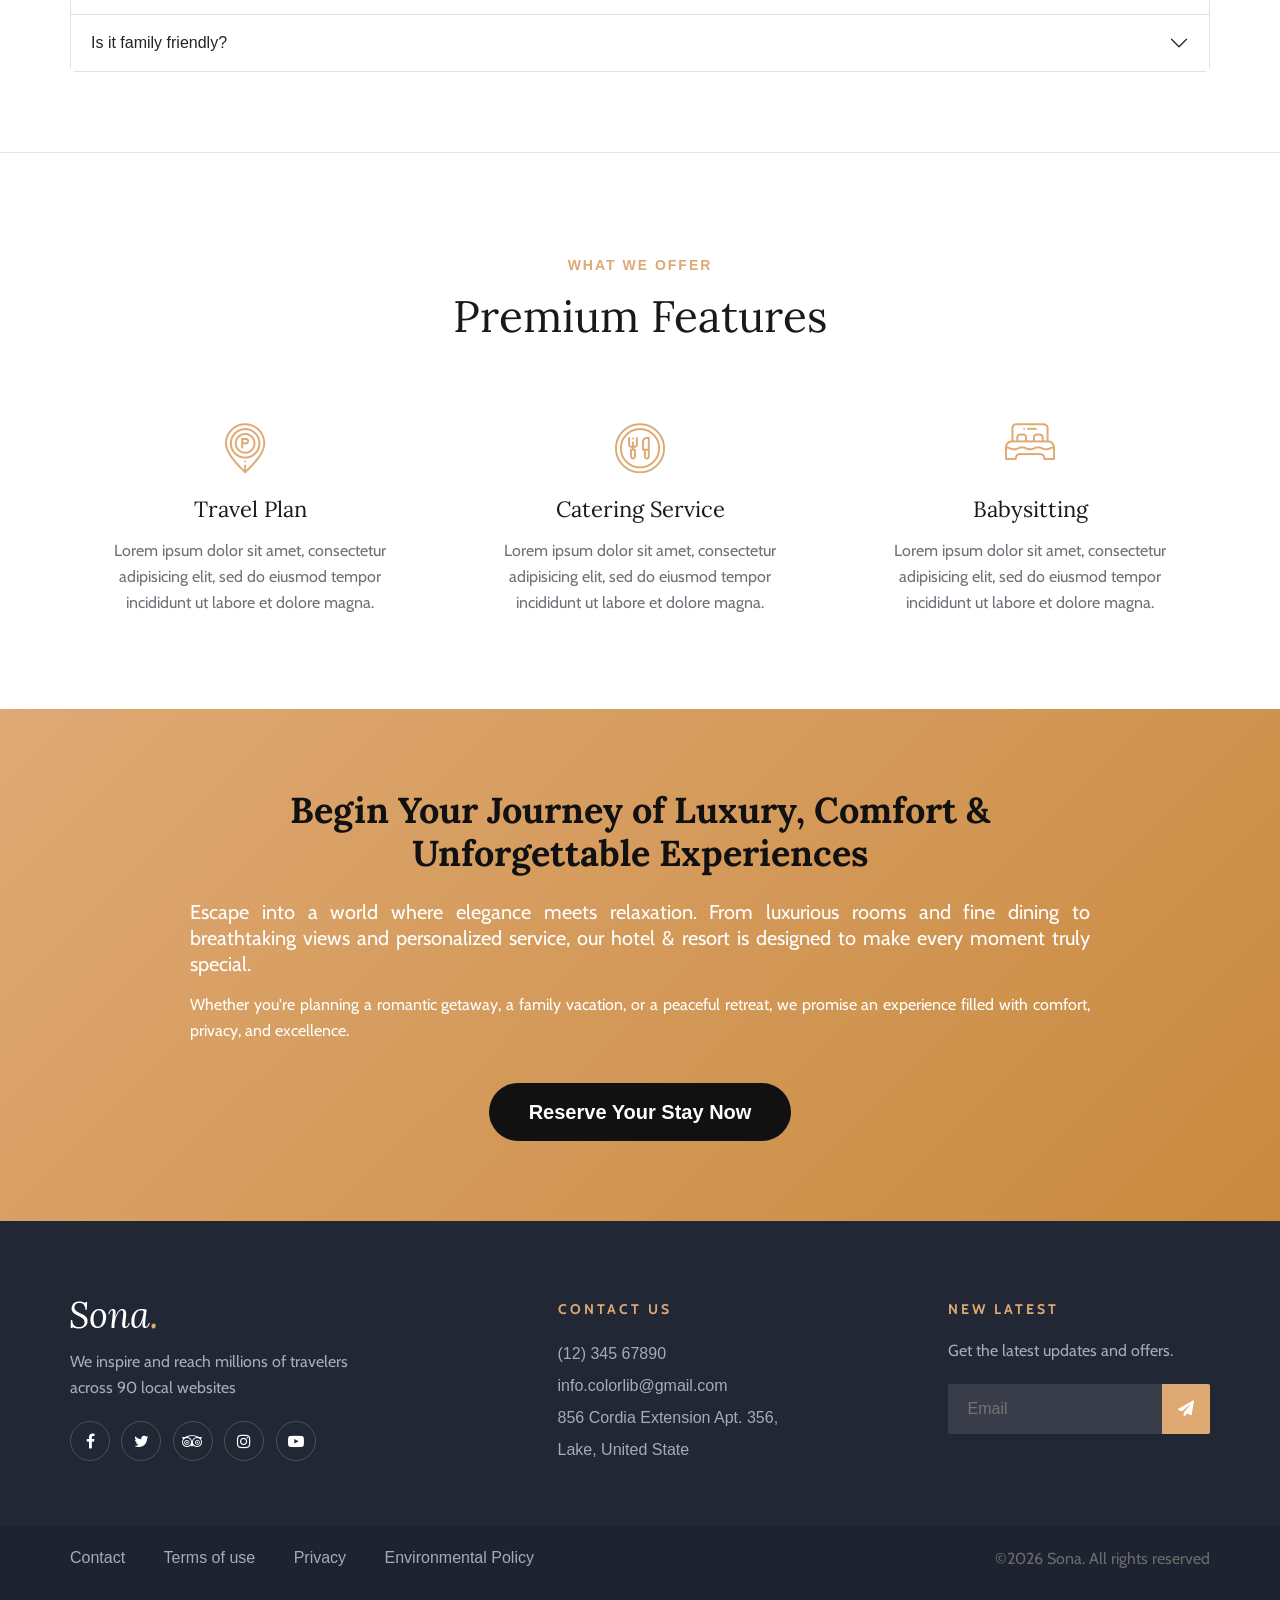
<file: index2.html>
<!DOCTYPE html>
<html lang="zxx">

<head>
    <meta charset="UTF-8">
    <meta name="description" content="Sona Template">
    <meta name="keywords" content="Sona, unica, creative, html">
    <meta name="viewport" content="width=device-width, initial-scale=1.0">
    <meta http-equiv="X-UA-Compatible" content="ie=edge">
    <title>Sona | Hotel</title>
<link rel="icon" href="img/favi.png" type="image/png">
    <!-- Google Font -->
    <link href="https://fonts.googleapis.com/css?family=Lora:400,700&display=swap" rel="stylesheet">
    <link href="https://fonts.googleapis.com/css?family=Cabin:400,500,600,700&display=swap" rel="stylesheet">
<link href="https://cdn.jsdelivr.net/npm/bootstrap@5.3.2/dist/css/bootstrap.min.css" rel="stylesheet">
    <!-- Css Styles -->
    <link rel="stylesheet" href="css/bootstrap.min.css" type="text/css">
    <link rel="stylesheet" href="css/font-awesome.min.css" type="text/css">
    <link rel="stylesheet" href="css/elegant-icons.css" type="text/css">
    <link rel="stylesheet" href="css/flaticon.css" type="text/css">
    <link rel="stylesheet" href="css/owl.carousel.min.css" type="text/css">
    <link rel="stylesheet" href="css/nice-select.css" type="text/css">
    <link rel="stylesheet" href="css/jquery-ui.min.css" type="text/css">
    <link rel="stylesheet" href="css/magnific-popup.css" type="text/css">
    <link rel="stylesheet" href="css/slicknav.min.css" type="text/css">
    <link rel="stylesheet" href="css/style.css" type="text/css">
</head>

<body>
    <!-- Page Preloder -->


    <!-- Offcanvas Menu Section Begin -->
    <div class="offcanvas-menu-overlay"></div>
    <div class="canvas-open">
        <i class="icon_menu"></i>
    </div>
    <div class="offcanvas-menu-wrapper">
        <div class="canvas-close">
            <i class="icon_close"></i>
        </div>
      
        <div class="header-configure-area">
           
            
                            
            <a href="signin.html" class="bk-btn">Login</a>
        </div>
        <nav class="mainmenu mobile-menu">
            <ul>
                <li class="active"><a href="">Home</a> <ul class="dropdown"> <li><a href="index.html">Home 1</a></li>
                                    <li><a href="index2.html">Home 2</a></li>  </ul> </li>
                 <li><a href="./about-us.html">About Us</a></li>
                <li><a href="./rooms.html">Rooms</a></li>
               
               
                <li><a href="./blog.html">Blog</a></li>
                <li><a href="./contact.html">Contact</a></li>
                                                    <li><a href="./admin.html">Admin Dashboard</a></li>
            </ul>
        </nav>
           <button class="themeToggle btn btn-sm">🌙</button>

       <button
  class="rtlToggle"
  class="w-10 h-10 rounded-md text-white font-semibold"
  style="background-color:#dfa974;"
>
          <svg
    xmlns="http://www.w3.org/2000/svg"
    width="20"
    height="20"
    viewBox="0 0 24 24"
    fill="currentColor"
  >
    <path d="M12 2a10 10 0 100 20 10 10 0 000-20zm6.93 6h-3.17a15.4 15.4 0 00-1.6-3.56A8.03 8.03 0 0118.93 8zM12 4.07A13.5 13.5 0 0114.44 8H9.56A13.5 13.5 0 0112 4.07zM5.07 8A8.03 8.03 0 019.84 4.44 15.4 15.4 0 008.24 8H5.07zM4.07 10h3.64a17.2 17.2 0 000 4H4.07a7.96 7.96 0 010-4zm1 6h3.17a15.4 15.4 0 001.6 3.56A8.03 8.03 0 015.07 16zM12 19.93A13.5 13.5 0 019.56 16h4.88A13.5 13.5 0 0112 19.93zM18.93 16a8.03 8.03 0 01-4.77 3.56A15.4 15.4 0 0015.76 16h3.17zM19.93 14h-3.64a17.2 17.2 0 000-4h3.64a7.96 7.96 0 010 4z"/>
  </svg>
        </button>
        <div id="mobile-menu-wrap"></div>
        <div class="top-social">
            <a href="#"><i class="fa fa-facebook"></i></a>
            <a href="#"><i class="fa fa-twitter"></i></a>
            <a href="#"><i class="fa fa-tripadvisor"></i></a>
            <a href="#"><i class="fa fa-instagram"></i></a>
        </div>
        <ul class="top-widget">
            <li><i class="fa fa-phone"></i> (12) 345 67890</li>
            <li><i class="fa fa-envelope"></i> info@sonahotels.com</li>
        </ul>
    </div>
    <!-- Offcanvas Menu Section End -->

    <!-- Header Section Begin -->
    <header class="header-section">
        <div class="top-nav">
            <div class="container">
                <div class="row">
                    <div class="col-lg-6">
                        <ul class="tn-left">
                            <li><i class="fa fa-phone"></i> (12) 345 67890</li>
                            <li><i class="fa fa-envelope"></i> info@sonahotels.com</li>
                        </ul>
                    </div>
                    <div class="col-lg-6">
                        <div class="tn-right d-flex align-items-center justify-content-end gap-3">

  <div class="top-social d-flex gap-2">
    <a href="#"><i class="fa fa-facebook"></i></a>
    <a href="#"><i class="fa fa-twitter"></i></a>
    <a href="#"><i class="fa fa-tripadvisor"></i></a>
    <a href="#"><i class="fa fa-instagram"></i></a>
  </div>

  <a href="signin.html" class="action-btn login-btn">
    Login
  </a>

  <button class="action-btn themeToggle" title="Toggle Theme">
    🌙
  </button>

  <button class="action-btn rtlToggle" title="Toggle RTL">
     ⇆
  </button>

</div>
                    </div>
                </div>
            </div>
        </div>
        <div class="menu-item">
            <div class="container">
                <div class="row">
                    <div class="col-lg-2">
                        <div class="logo">
                            <a href="./index.html">
                                <img src="img/logo.png" class="logo-light" alt="">
                                <img src="img/footer-logo.png" class="logo-dark" alt="Dark Logo">
                            </a>
                        </div>
                    </div>
                    <div class="col-lg-10">
                        <div class="nav-menu">
                            <nav class="mainmenu">
                                <ul>
                                    <li class="active"><a href="">Home</a> <ul class="dropdown"> <li><a href="index.html">Home 1</a></li>
                                    <li><a href="index2.html">Home 2</a></li>  </ul> </li>
                                     <li><a href="./about-us.html">About Us</a></li>
                                    <li><a href="./rooms.html">Rooms</a></li>
                                   
                                    
                                    <li><a href="./blog.html">Blog</a></li>
                                    <li><a href="./contact.html">Contact Us</a></li>
                                                                        <li><a href="./admin.html">Admin Dashboard</a></li>
                                </ul>
                            </nav>
                           
                        </div>
                    </div>
                </div>
            </div>
        </div>
    </header>
    <!-- Header End -->

 

  
<style>
/* ================= GLOBAL ================= */
body {
  font-family: 'Segoe UI', sans-serif;
}

/* ================= HERO ================= */
.hero-section {
  position: relative;
  min-height: 100vh;
  background: url("img/new4.jpg") center / cover no-repeat;
  display: flex;
  align-items: center;
  color: #fff;
}
.hero-section h1 {
    color: #fff;
}
.hero-section p {
    color: #fff;
}
.hero-overlay {
  position: absolute;
  inset: 0;
  background: rgba(0,0,0,0.65);
  z-index: 1;
}

.hero-content {
  position: relative;
  z-index: 2;
  max-width: 950px;
  color: #fff;
}
.hero-content h1
{
    color: #fff;
}

.hero-features .feature-box {
  background: rgba(255,255,255,0.1);
  padding: 20px;
  border-radius: 12px;
  text-align: center;
  height: 100%;
}

.hero-features span {
  font-size: 28px;
}

.hero-features p {
  margin-top: 8px;
  font-weight: 500;
}

/* ================= SECTIONS ================= */
.section-padding {
  padding: 80px 0;
}
.section-padding p{
    text-align: justify;
}
.sectionn-padding {
    background-color: #dfa974;
}
.icon-box {
  border: 1px solid #eee;
  padding: 30px;
  border-radius: 12px;
  transition: 0.3s;
  height: 100%;
}

.icon-box:hover {
  box-shadow: 0 12px 35px rgba(0,0,0,.12);
  transform: translateY(-6px);
}

/* ================= CTA ================= */
/* ================= CTA SECTION ================= */
.cta-section {
  background: linear-gradient(135deg, #dfa974, #c98a3f);
  color: #ffffff;
}

.cta-section h2 {
  max-width: 800px;
  margin: 0 auto;
}

.cta-section p {
  max-width: 900px;
  margin-left: auto;
  margin-right: auto;
  color: #fff;
}

/* CTA Button */
.btn-cta {
  background-color: #111111;
  color: #ffffff;
  padding: 14px 40px;
  border-radius: 50px;
  font-weight: 600;
  transition: 0.3s;
  border: none;
}

.btn-cta:hover {
  background-color: #000000;
  color: #ffffff;
  transform: translateY(-3px);
}

/* Dark Theme Support */
html[data-theme="dark"] .cta-section {
  background: linear-gradient(135deg, #1f1f1f, #111111);
}


/* ================= DARK THEME ================= */
html[data-theme="dark"] body {
  background: #121212;
  color: #e0e0e0;
}

html[data-theme="dark"] .bg-light {
  background-color: #1c1c1c !important;
}

html[data-theme="dark"] h1,
html[data-theme="dark"] h2,
html[data-theme="dark"] h3,
html[data-theme="dark"] h4 {
  color: #ffffff;
}

html[data-theme="dark"] p,
html[data-theme="dark"] li {
  color: #cfcfcf;
}

html[data-theme="dark"] .icon-box {
  background: #1e1e1e;
  border-color: #2a2a2a;
}

html[data-theme="dark"] .list-group-item {
  background: transparent;
  color: #fff;
  border-color: #333;
}

html[data-theme="dark"] .accordion-item {
  background: #1e1e1e;
  border-color: #333;
}

html[data-theme="dark"] .accordion-button {
  background: #1e1e1e;
  color: #fff;
}
html[data-theme="dark"] .accordion-body {
 
  color: #fff;
}
</style>
</head>

<body>

<!-- ================= HERO ================= -->
<section class="hero-section">
  <div class="hero-overlay"></div>

  <div class="container hero-content text-center">
    <h1 class="display-4 fw-bold ">Experience Luxury, Comfort & Serenity</h1>

    <p class="lead mt-4">
      Welcome to our luxury hotel & resort — where timeless elegance meets world-class hospitality.
      Enjoy premium rooms, breathtaking surroundings, fine dining, and personalized services.
    </p>

    <p class="mt-2">
      Whether it’s a romantic escape, family vacation, or business stay,
      we promise comfort, privacy, and unforgettable memories.
    </p>

    <div class="mt-4 d-flex flex-wrap gap-3 justify-content-center">
  <a href="#" class="btn btn-outline-light btn-lg">
    Book Your Stay
  </a>
  <a href="#" class="btn btn-outline-light btn-lg">
    Explore Rooms
  </a>
</div>


    <div class="hero-features row mt-5 justify-content-center">
      <div class="col-md-3 col-6 mb-3">
        <div class="feature-box">🏨<p>Luxury Rooms</p></div>
      </div>
      <div class="col-md-3 col-6 mb-3">
        <div class="feature-box">🍽️<p>Fine Dining</p></div>
      </div>
      <div class="col-md-3 col-6 mb-3">
        <div class="feature-box">🌊<p>Scenic Views</p></div>
      </div>
      <div class="col-md-3 col-6 mb-3">
        <div class="feature-box">📶<p>Free Wi-Fi</p></div>
      </div>
    </div>
  </div>
</section>

<!-- ================= ABOUT ================= -->
<section class="section-padding">
  <div class="container">
    <div class="row align-items-center">
      <div class="col-lg-6">
        <h2>About Our Hotel & Resort</h2>
        <p class="mt-3 ">
          Designed with elegance and modern luxury, our resort offers a peaceful retreat
          combined with premium hospitality services.
          Nestled in a serene location, our hotel and resort offer an exceptional stay experience where modern luxury meets timeless hospitality. Designed for comfort and elegance, we provide thoughtfully curated spaces, premium services, and unforgettable moments.

Whether you’re planning a relaxing vacation, romantic getaway, or business stay, our resort promises warmth, quality, and excellence in every detail.
        </p>
      </div>
      <div class="col-lg-6 text-center">
        <img src="img/about.jpg" class="img-fluid rounded" alt="">
      </div>
    </div>
  </div>
</section>

<!-- ================= MISSION & VISION ================= -->
<section class="section-padding bg-light">
  <div class="container">
    <div class="row">
      <div class="col-md-6">
        <h3>Our Mission</h3>
        <p>To deliver exceptional hospitality by creating memorable experiences through comfort, personalized service, and world-class facilities—ensuring every guest feels truly at home.To deliver exceptional hospitality by creating memorable experiences through comfort, personalized service, and world-class facilities—ensuring every guest feels truly at home.</p>
      </div>
      <div class="col-md-6">
        <h3>Our Vision</h3>
        <p>To be a leading hotel and resort brand known for luxury, sustainability, and guest satisfaction—setting new standards in hospitality excellence worldwide.To be a leading hotel and resort brand known for luxury, sustainability, and guest satisfaction—setting new standards in hospitality excellence worldwide.</p>
      </div>
    </div>
  </div>
</section>

<!-- ================= SERVICES ================= -->
<section class="section-padding">
  <div class="container">
    <h2 class="text-center mb-5">Our Services</h2>
    <div class="row g-4">
      <div class="col-md-4">
        <div class="icon-box text-center">
          <h5>24/7 Front Desk Assistance</h5>
          
        </div>
      </div>
      <div class="col-md-4">
        <div class="icon-box text-center">
          <h5>Luxury Room & Suits</h5>
         
        </div>
      </div>
      <div class="col-md-4">
        <div class="icon-box text-center">
          <h5>Airport PickUp & Drop</h5>
         
        </div>
      </div>
      <div class="col-md-4">
        <div class="icon-box text-center">
          <h5>House Keeping</h5>
         
        </div>
      </div>
      <div class="col-md-4">
        <div class="icon-box text-center">
          <h5>Event and Conference Hall</h5>
         
        </div>
      </div>
      <div class="col-md-4">
        <div class="icon-box text-center">
          <h5>Spa & Wellness</h5>
          
        </div>
      </div>
    </div>
  </div>
</section>

<!-- ================= GALLERY ================= -->
<section class="section-padding bg-light">
  <div class="container">
    <h2 class="text-center mb-4">Gallery</h2>
    <div class="row g-4">
      <div class="col-md-4"><img src="img/gallery.webp" class="img-fluid rounded"></div>
      <div class="col-md-4"><img src="img/004_final.webp" class="img-fluid rounded"></div>
      <div class="col-md-4"><img src="img/gallery3.jpg" class="img-fluid rounded"></div>
    </div>
  </div>
</section>

<!-- ================= FAQ ================= -->
<section class="section-padding">
  <div class="container">
    <h2 class="text-center mb-4">Frequently Asked Questions</h2>

    <div class="accordion" id="faq">
      <div class="accordion-item">
        <button class="accordion-button" data-bs-toggle="collapse" data-bs-target="#q1">
          What time is check-in?
        </button>
        <div id="q1" class="accordion-collapse collapse show">
          <div class="accordion-body">Check-in starts at 2:00 PM.</div>
        </div>
      </div>

      <div class="accordion-item">
        <button class="accordion-button collapsed" data-bs-toggle="collapse" data-bs-target="#q2">
          Is breakfast included?
        </button>
        <div id="q2" class="accordion-collapse collapse">
          <div class="accordion-body">Yes, selected packages include breakfast.</div>
        </div>
      </div>

      <div class="accordion-item">
        <button class="accordion-button collapsed" data-bs-toggle="collapse" data-bs-target="#q3">
          Do you offer airport pickup?
        </button>
        <div id="q3" class="accordion-collapse collapse">
          <div class="accordion-body">Airport transfers are available on request.</div>
        </div>
      </div>

      <div class="accordion-item">
        <button class="accordion-button collapsed" data-bs-toggle="collapse" data-bs-target="#q4">
          Is it family friendly?
        </button>
        <div id="q4" class="accordion-collapse collapse">
          <div class="accordion-body">Yes, we offer family rooms and kids facilities.</div>
        </div>
      </div>
    </div>
  </div>
</section>

<!-- ================= CTA ================= -->





<!-- Bootstrap JS -->
<script src="https://cdn.jsdelivr.net/npm/bootstrap@5.3.2/dist/js/bootstrap.bundle.min.js"></script>



    <!-- About Us Section End -->

    <!-- Services Section End -->
    <section class="services-section spad">
        <div class="container">
            <div class="row">
                <div class="col-lg-12">
                    <div class="section-title">
                        <span>What We Offer</span>
                        <h2>Premium Features</h2>
                    </div>
                </div>
            </div>
            <div class="row">
                <div class="col-lg-4 col-sm-6">
                    <div class="service-item">
                        <i class="flaticon-036-parking"></i>
                        <h4>Travel Plan</h4>
                        <p>Lorem ipsum dolor sit amet, consectetur adipisicing elit, sed do eiusmod tempor incididunt ut
                            labore et dolore magna.</p>
                    </div>
                </div>
                <div class="col-lg-4 col-sm-6">
                    <div class="service-item">
                        <i class="flaticon-033-dinner"></i>
                        <h4>Catering Service</h4>
                        <p>Lorem ipsum dolor sit amet, consectetur adipisicing elit, sed do eiusmod tempor incididunt ut
                            labore et dolore magna.</p>
                    </div>
                </div>
                <div class="col-lg-4 col-sm-6">
                    <div class="service-item">
                        <i class="flaticon-026-bed"></i>
                        <h4>Babysitting</h4>
                        <p>Lorem ipsum dolor sit amet, consectetur adipisicing elit, sed do eiusmod tempor incididunt ut
                            labore et dolore magna.</p>
                    </div>
                </div>
                
               
               
            </div>
        </div>
    </section>
  <section class="cta-section text-center section-padding">
  <div class="container">
    <h2 class="fw-bold">
      Begin Your Journey of Luxury, Comfort & Unforgettable Experiences
    </h2>

    <p class="mt-4 lead">
      Escape into a world where elegance meets relaxation. From luxurious rooms and
      fine dining to breathtaking views and personalized service, our hotel & resort
      is designed to make every moment truly special.
    </p>

    <p class="mt-2">
      Whether you're planning a romantic getaway, a family vacation, or a peaceful
      retreat, we promise an experience filled with comfort, privacy, and excellence.
    </p>

    <a href="#" class="btn btn-cta btn-lg mt-4">
      Reserve Your Stay Now
    </a>
  </div>
</section>

    <footer class="footer-section">
        <div class="container">
            <div class="footer-text">
                <div class="row">
                    <div class="col-lg-4">
                        <div class="ft-about">
                            <div class="logo">
                                <a href="index.html">
                                    <img src="img/footer-logo.png" alt="">
                                </a>
                            </div>
                            <p>We inspire and reach millions of travelers<br /> across 90 local websites</p>
                            <div class="fa-social">
                                <a href="#"><i class="fa fa-facebook"></i></a>
                                <a href="#"><i class="fa fa-twitter"></i></a>
                                <a href="#"><i class="fa fa-tripadvisor"></i></a>
                                <a href="#"><i class="fa fa-instagram"></i></a>
                                <a href="#"><i class="fa fa-youtube-play"></i></a>
                            </div>
                        </div>
                    </div>
                    <div class="col-lg-3 offset-lg-1">
                        <div class="ft-contact">
                            <h6>Contact Us</h6>
                            <ul>
                                <li>(12) 345 67890</li>
                                <li>info.colorlib@gmail.com</li>
                                <li>856 Cordia Extension Apt. 356, Lake, United State</li>
                            </ul>
                        </div>
                    </div>
                    <div class="col-lg-3 offset-lg-1">
                        <div class="ft-newslatter">
                            <h6>New latest</h6>
                            <p>Get the latest updates and offers.</p>
                            <form action="#" class="fn-form">
                                <input type="text" placeholder="Email">
                                <button type="submit"><i class="fa fa-send"></i></button>
                            </form>
                        </div>
                    </div>
                </div>
            </div>
        </div>
        <div class="copyright-option">
            <div class="container">
                <div class="row">
                    <div class="col-lg-7">
                        <ul>
                            <li><a href="#">Contact</a></li>
                            <li><a href="#">Terms of use</a></li>
                            <li><a href="#">Privacy</a></li>
                            <li><a href="#">Environmental Policy</a></li>
                        </ul>
                    </div>
                    <div class="col-lg-5">
                        <div class="co-text"><p><!-- Link back to Colorlib can't be removed. Template is licensed under CC BY 3.0. -->
   &copy;<script>document.write(new Date().getFullYear());</script> Sona. All rights reserved 
  <!-- Link back to Colorlib can't be removed. Template is licensed under CC BY 3.0. --></p></div>
                    </div>
                </div>
            </div>
        </div>
    </footer>
    <!-- Footer Section End -->

    <!-- Search model Begin -->
    <div class="search-model">
        <div class="h-100 d-flex align-items-center justify-content-center">
            <div class="search-close-switch"><i class="icon_close"></i></div>
            <form class="search-model-form">
                <input type="text" id="search-input" placeholder="Search here.....">
            </form>
        </div>
    </div>
    <!-- Search model end -->

    <!-- Js Plugins -->
    <script src="js/jquery-3.3.1.min.js"></script>
    <script src="js/bootstrap.min.js"></script>
    <script src="js/jquery.magnific-popup.min.js"></script>
    <script src="js/jquery.nice-select.min.js"></script>
    <script src="js/jquery-ui.min.js"></script>
    <script src="js/jquery.slicknav.js"></script>
    <script src="js/owl.carousel.min.js"></script>
    <script src="js/main.js"></script>
    <script src="js/theme-rtl.js"></script>
</body>

</html>
</file>
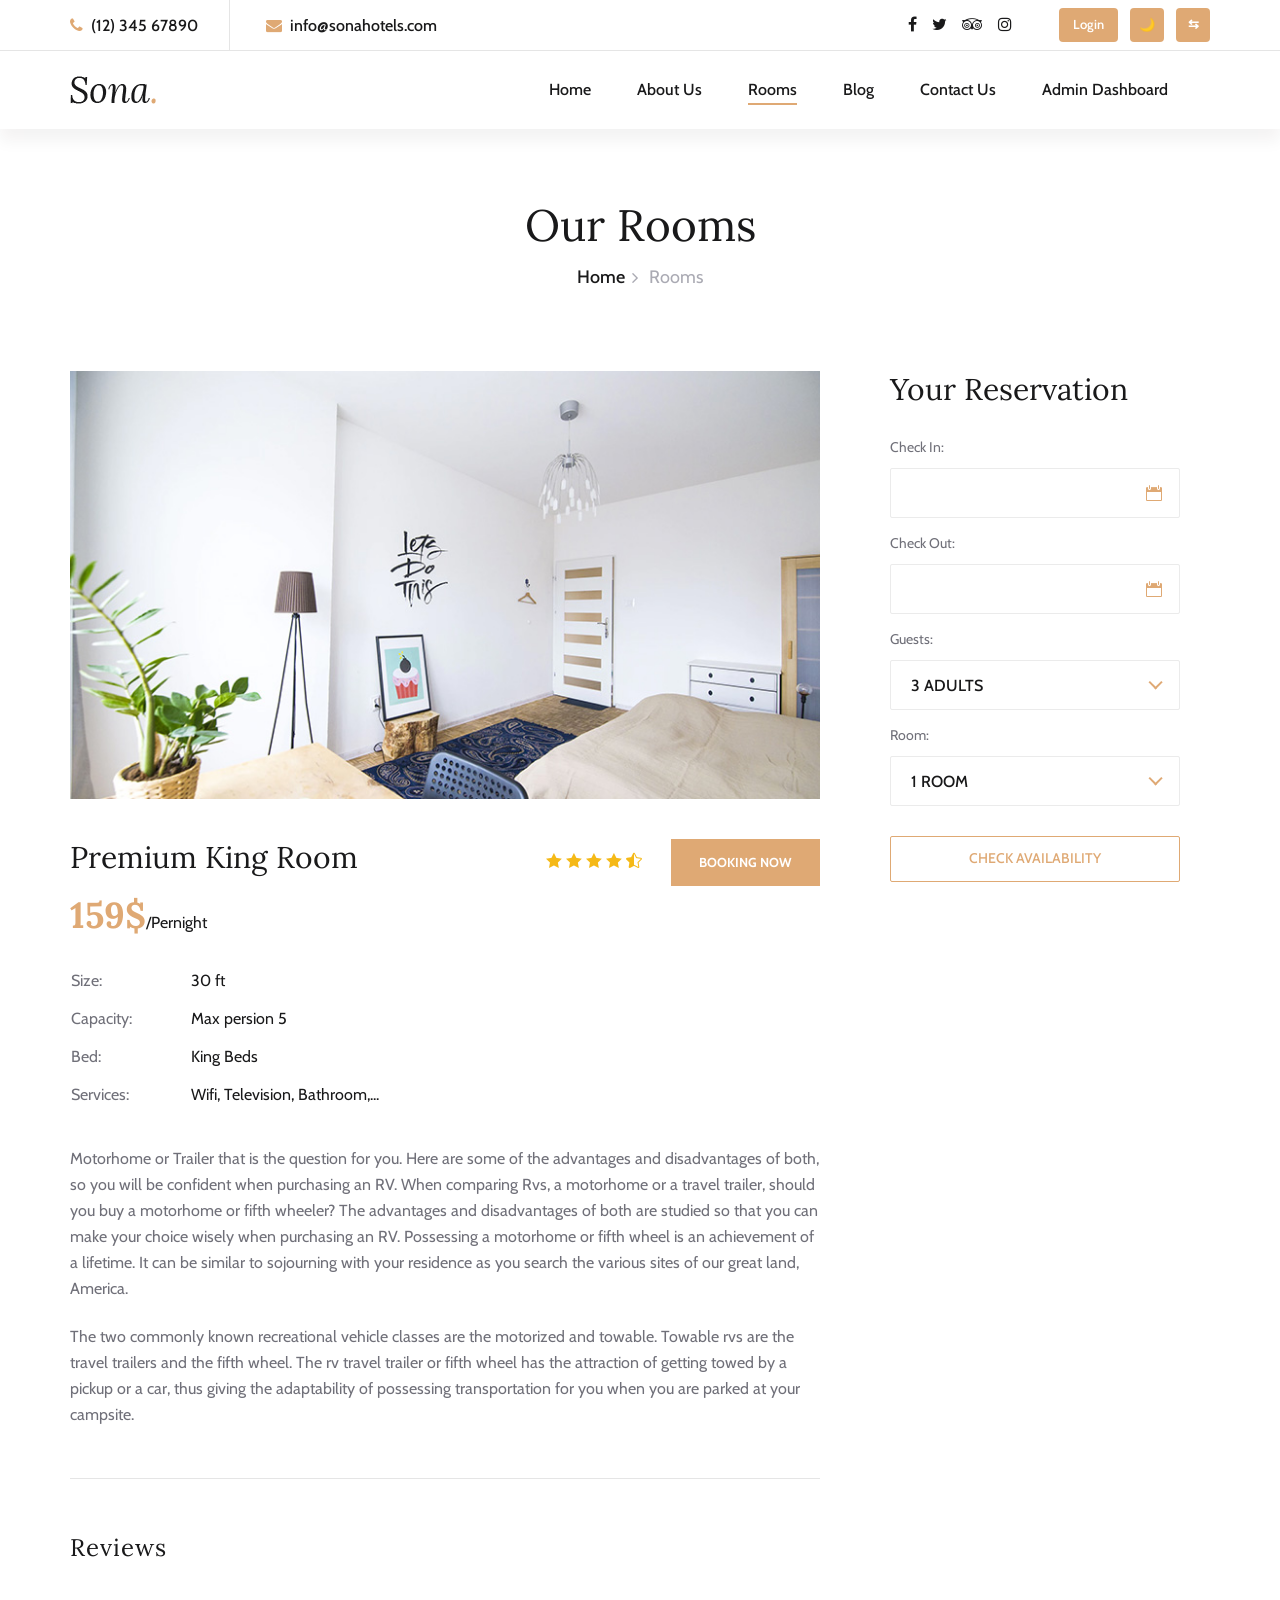
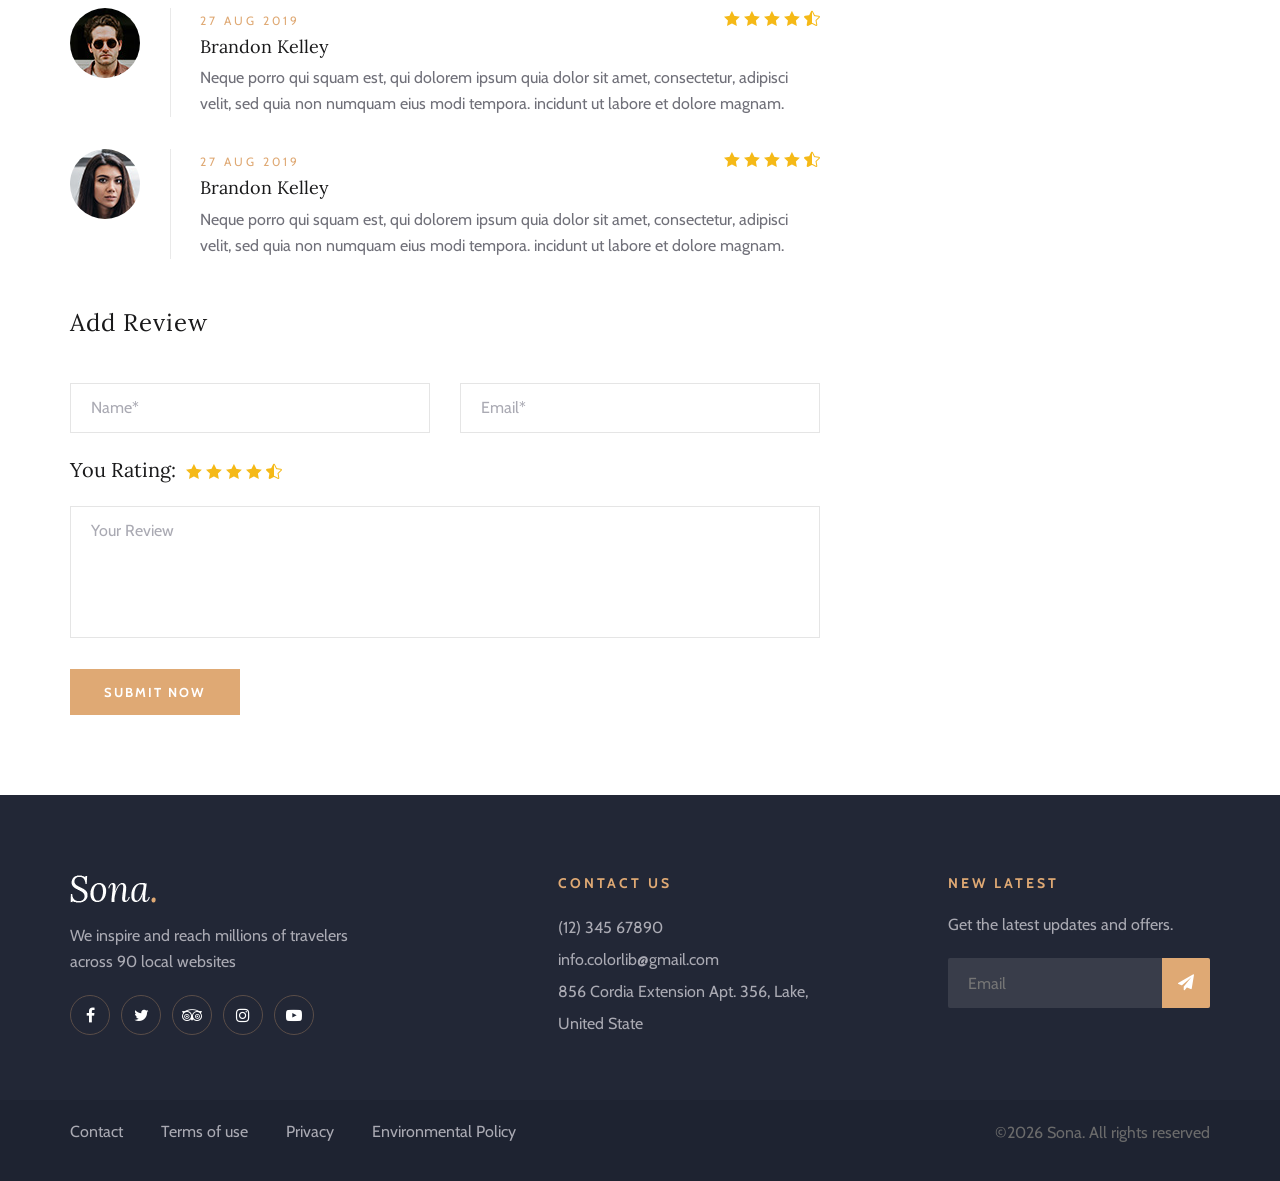
<file: room-details.html>
<!DOCTYPE html>
<html lang="zxx">

<head>
    <meta charset="UTF-8">
    <meta name="description" content="Sona Template">
    <meta name="keywords" content="Sona, unica, creative, html">
    <meta name="viewport" content="width=device-width, initial-scale=1.0">
    <meta http-equiv="X-UA-Compatible" content="ie=edge">
    <title>Sona |Room Details</title>
<link rel="icon" href="img/favi.png" type="image/png">
    <!-- Google Font -->
    <link href="https://fonts.googleapis.com/css?family=Lora:400,700&display=swap" rel="stylesheet">
    <link href="https://fonts.googleapis.com/css?family=Cabin:400,500,600,700&display=swap" rel="stylesheet">

    <!-- Css Styles -->
    <link rel="stylesheet" href="css/bootstrap.min.css" type="text/css">
    <link rel="stylesheet" href="css/font-awesome.min.css" type="text/css">
    <link rel="stylesheet" href="css/elegant-icons.css" type="text/css">
    <link rel="stylesheet" href="css/flaticon.css" type="text/css">
    <link rel="stylesheet" href="css/owl.carousel.min.css" type="text/css">
    <link rel="stylesheet" href="css/nice-select.css" type="text/css">
    <link rel="stylesheet" href="css/jquery-ui.min.css" type="text/css">
    <link rel="stylesheet" href="css/magnific-popup.css" type="text/css">
    <link rel="stylesheet" href="css/slicknav.min.css" type="text/css">
    <link rel="stylesheet" href="css/style.css" type="text/css">
</head>

<body>
    <!-- Page Preloder -->
  

    <!-- Offcanvas Menu Section Begin -->
    <div class="offcanvas-menu-overlay"></div>
    <div class="canvas-open">
        <i class="icon_menu"></i>
    </div>
    <div class="offcanvas-menu-wrapper">
        <div class="canvas-close">
            <i class="icon_close"></i>
        </div>
      
         <div class="header-configure-area">
           
            
                            
           <a href="signin.html" class="bk-btn">Login</a>
        </div>
        <nav class="mainmenu mobile-menu">
            <ul>
                <li><a href="">Home</a> <ul class="dropdown"> <li><a href="index.html">Home 1</a></li>
                                    <li><a href="index2.html">Home 2</a></li>  </ul> </li>
                 <li><a href="./about-us.html">About Us</a></li>
                <li class="active"><a href="./rooms.html">Rooms</a></li>
               
               
                    <!-- <ul class="dropdown">
                        <li><a href="./room-details.html">Room Details</a></li>
                        <li><a href="#">Deluxe Room</a></li>
                        <li><a href="#">Family Room</a></li>
                        <li><a href="#">Premium Room</a></li>
                    </ul> -->
                </li>
                <li><a href="./blog.html">Blog</a></li>
                <li><a href="./contact.html">Contact</a></li>
                                                    <li><a href="./admin.html">Admin Dashboard</a></li>
            </ul>
        </nav>
           <button class="themeToggle btn btn-sm">🌙</button>

       <button
  class="rtlToggle"
  class="w-10 h-10 rounded-md text-white font-semibold"
  style="background-color:#dfa974;"
>
          <svg
    xmlns="http://www.w3.org/2000/svg"
    width="20"
    height="20"
    viewBox="0 0 24 24"
    fill="currentColor"
  >
    <path d="M12 2a10 10 0 100 20 10 10 0 000-20zm6.93 6h-3.17a15.4 15.4 0 00-1.6-3.56A8.03 8.03 0 0118.93 8zM12 4.07A13.5 13.5 0 0114.44 8H9.56A13.5 13.5 0 0112 4.07zM5.07 8A8.03 8.03 0 019.84 4.44 15.4 15.4 0 008.24 8H5.07zM4.07 10h3.64a17.2 17.2 0 000 4H4.07a7.96 7.96 0 010-4zm1 6h3.17a15.4 15.4 0 001.6 3.56A8.03 8.03 0 015.07 16zM12 19.93A13.5 13.5 0 019.56 16h4.88A13.5 13.5 0 0112 19.93zM18.93 16a8.03 8.03 0 01-4.77 3.56A15.4 15.4 0 0015.76 16h3.17zM19.93 14h-3.64a17.2 17.2 0 000-4h3.64a7.96 7.96 0 010 4z"/>
  </svg>
        </button>
        <div id="mobile-menu-wrap"></div>
        <div class="top-social">
            <a href="#"><i class="fa fa-facebook"></i></a>
            <a href="#"><i class="fa fa-twitter"></i></a>
            <a href="#"><i class="fa fa-tripadvisor"></i></a>
            <a href="#"><i class="fa fa-instagram"></i></a>
        </div>
        <ul class="top-widget">
            <li><i class="fa fa-phone"></i> (12) 345 67890</li>
            <li><i class="fa fa-envelope"></i> info@sonahotels.com</li>
        </ul>
    </div>
    <!-- Offcanvas Menu Section End -->

    <!-- Header Section Begin -->
    <header class="header-section header-normal ">
        <div class="top-nav">
            <div class="container">
                <div class="row">
                    <div class="col-lg-6">
                        <ul class="tn-left">
                            <li><i class="fa fa-phone"></i> (12) 345 67890</li>
                            <li><i class="fa fa-envelope"></i> info@sonahotels.com</li>
                        </ul>
                    </div>
                    <div class="col-lg-6">
                       <div class="tn-right d-flex align-items-center justify-content-end gap-3">

  <div class="top-social d-flex gap-2">
    <a href="#"><i class="fa fa-facebook"></i></a>
    <a href="#"><i class="fa fa-twitter"></i></a>
    <a href="#"><i class="fa fa-tripadvisor"></i></a>
    <a href="#"><i class="fa fa-instagram"></i></a>
  </div>

  <a href="signin.html" class="action-btn login-btn">
    Login
  </a>

  <button class="action-btn themeToggle" title="Toggle Theme">
    🌙
  </button>

  <button class="action-btn rtlToggle" title="Toggle RTL">
     ⇆
  </button>

</div>
                    </div>
                </div>
            </div>
        </div>
        <div class="menu-item">
            <div class="container">
                <div class="row">
                    <div class="col-lg-2">
                        <div class="logo">
                            <a href="./index.html">
                                <img src="img/logo.png" class="logo-light" alt="">
                                <img src="img/footer-logo.png" class="logo-dark" alt="Dark Logo">
                            </a>
                        </div>
                    </div>
                    <div class="col-lg-10">
                        <div class="nav-menu">
                            <nav class="mainmenu">
                                <ul>
                                    <li><a href="">Home</a> <ul class="dropdown"> <li><a href="index.html">Home 1</a></li>
                                    <li><a href="index2.html">Home 2</a></li>  </ul> </li>
                                    <!-- <li><a href="./index.html">Home</a></li> -->
                                   
                                    <li><a href="./about-us.html">About Us</a></li>
                                     <li class="active"><a href="./rooms.html">Rooms</a></li>
                                   
                                    <li><a href="./blog.html">Blog</a></li>
                                    <li><a href="./contact.html">Contact Us</a></li>
                                                                        <li><a href="./admin.html">Admin Dashboard</a></li>
                                </ul>
                            </nav>
                           
                        </div>
                    </div>
                </div>
            </div>
        </div>
    </header>
    <!-- Header End -->

    <!-- Breadcrumb Section Begin -->
    <div class="breadcrumb-section">
        <div class="container">
            <div class="row">
                <div class="col-lg-12">
                    <div class="breadcrumb-text">
                        <h2>Our Rooms</h2>
                        <div class="bt-option">
                            <a href="./home.html">Home</a>
                            <span>Rooms</span>
                        </div>
                    </div>
                </div>
            </div>
        </div>
    </div>
    <!-- Breadcrumb Section End -->

    <!-- Room Details Section Begin -->
    <section class="room-details-section spad">
        <div class="container">
            <div class="row">
                <div class="col-lg-8">
                    <div class="room-details-item">
                        <img src="img/room/room-details.jpg" alt="">
                        <div class="rd-text">
                            <div class="rd-title">
                                <h3>Premium King Room</h3>
                                <div class="rdt-right">
                                    <div class="rating">
                                        <i class="icon_star"></i>
                                        <i class="icon_star"></i>
                                        <i class="icon_star"></i>
                                        <i class="icon_star"></i>
                                        <i class="icon_star-half_alt"></i>
                                    </div>
                                    <a href="#">Booking Now</a>
                                </div>
                            </div>
                            <h2>159$<span>/Pernight</span></h2>
                            <table>
                                <tbody>
                                    <tr>
                                        <td class="r-o">Size:</td>
                                        <td>30 ft</td>
                                    </tr>
                                    <tr>
                                        <td class="r-o">Capacity:</td>
                                        <td>Max persion 5</td>
                                    </tr>
                                    <tr>
                                        <td class="r-o">Bed:</td>
                                        <td>King Beds</td>
                                    </tr>
                                    <tr>
                                        <td class="r-o">Services:</td>
                                        <td>Wifi, Television, Bathroom,...</td>
                                    </tr>
                                </tbody>
                            </table>
                            <p class="f-para">Motorhome or Trailer that is the question for you. Here are some of the
                                advantages and disadvantages of both, so you will be confident when purchasing an RV.
                                When comparing Rvs, a motorhome or a travel trailer, should you buy a motorhome or fifth
                                wheeler? The advantages and disadvantages of both are studied so that you can make your
                                choice wisely when purchasing an RV. Possessing a motorhome or fifth wheel is an
                                achievement of a lifetime. It can be similar to sojourning with your residence as you
                                search the various sites of our great land, America.</p>
                            <p>The two commonly known recreational vehicle classes are the motorized and towable.
                                Towable rvs are the travel trailers and the fifth wheel. The rv travel trailer or fifth
                                wheel has the attraction of getting towed by a pickup or a car, thus giving the
                                adaptability of possessing transportation for you when you are parked at your campsite.
                            </p>
                        </div>
                    </div>
                    <div class="rd-reviews">
                        <h4>Reviews</h4>
                        <div class="review-item">
                            <div class="ri-pic">
                                <img src="img/room/avatar/avatar-1.jpg" alt="">
                            </div>
                            <div class="ri-text">
                                <span>27 Aug 2019</span>
                                <div class="rating">
                                    <i class="icon_star"></i>
                                    <i class="icon_star"></i>
                                    <i class="icon_star"></i>
                                    <i class="icon_star"></i>
                                    <i class="icon_star-half_alt"></i>
                                </div>
                                <h5>Brandon Kelley</h5>
                                <p>Neque porro qui squam est, qui dolorem ipsum quia dolor sit amet, consectetur,
                                    adipisci velit, sed quia non numquam eius modi tempora. incidunt ut labore et dolore
                                    magnam.</p>
                            </div>
                        </div>
                        <div class="review-item">
                            <div class="ri-pic">
                                <img src="img/room/avatar/avatar-2.jpg" alt="">
                            </div>
                            <div class="ri-text">
                                <span>27 Aug 2019</span>
                                <div class="rating">
                                    <i class="icon_star"></i>
                                    <i class="icon_star"></i>
                                    <i class="icon_star"></i>
                                    <i class="icon_star"></i>
                                    <i class="icon_star-half_alt"></i>
                                </div>
                                <h5>Brandon Kelley</h5>
                                <p>Neque porro qui squam est, qui dolorem ipsum quia dolor sit amet, consectetur,
                                    adipisci velit, sed quia non numquam eius modi tempora. incidunt ut labore et dolore
                                    magnam.</p>
                            </div>
                        </div>
                    </div>
                    <div class="review-add">
                        <h4>Add Review</h4>
                        <form action="#" class="ra-form">
                            <div class="row">
                                <div class="col-lg-6">
                                    <input type="text" placeholder="Name*">
                                </div>
                                <div class="col-lg-6">
                                    <input type="text" placeholder="Email*">
                                </div>
                                <div class="col-lg-12">
                                    <div>
                                        <h5>You Rating:</h5>
                                        <div class="rating">
                                            <i class="icon_star"></i>
                                            <i class="icon_star"></i>
                                            <i class="icon_star"></i>
                                            <i class="icon_star"></i>
                                            <i class="icon_star-half_alt"></i>
                                        </div>
                                    </div>
                                    <textarea placeholder="Your Review"></textarea>
                                    <button type="submit">Submit Now</button>
                                </div>
                            </div>
                        </form>
                    </div>
                </div>
                <div class="col-lg-4">
                    <div class="room-booking">
                        <h3>Your Reservation</h3>
                        <form action="#">
                            <div class="check-date">
                                <label for="date-in">Check In:</label>
                                <input type="text" class="date-input" id="date-in">
                                <i class="icon_calendar"></i>
                            </div>
                            <div class="check-date">
                                <label for="date-out">Check Out:</label>
                                <input type="text" class="date-input" id="date-out">
                                <i class="icon_calendar"></i>
                            </div>
                            <div class="select-option">
                                <label for="guest">Guests:</label>
                                <select id="guest">
                                    <option value="">3 Adults</option>
                                </select>
                            </div>
                            <div class="select-option">
                                <label for="room">Room:</label>
                                <select id="room">
                                    <option value="">1 Room</option>
                                </select>
                            </div>
                            <button type="submit">Check Availability</button>
                        </form>
                    </div>
                </div>
            </div>
        </div>
    </section>
    <!-- Room Details Section End -->

    <!-- Footer Section Begin -->
    <footer class="footer-section">
        <div class="container">
            <div class="footer-text">
                <div class="row">
                    <div class="col-lg-4">
                        <div class="ft-about">
                            <div class="logo">
                                <a href="index.html">
                                    <img src="img/footer-logo.png" alt="">
                                </a>
                            </div>
                            <p>We inspire and reach millions of travelers<br /> across 90 local websites</p>
                            <div class="fa-social">
                                <a href="#"><i class="fa fa-facebook"></i></a>
                                <a href="#"><i class="fa fa-twitter"></i></a>
                                <a href="#"><i class="fa fa-tripadvisor"></i></a>
                                <a href="#"><i class="fa fa-instagram"></i></a>
                                <a href="#"><i class="fa fa-youtube-play"></i></a>
                            </div>
                        </div>
                    </div>
                    <div class="col-lg-3 offset-lg-1">
                        <div class="ft-contact">
                            <h6>Contact Us</h6>
                            <ul>
                                <li>(12) 345 67890</li>
                                <li>info.colorlib@gmail.com</li>
                                <li>856 Cordia Extension Apt. 356, Lake, United State</li>
                            </ul>
                        </div>
                    </div>
                    <div class="col-lg-3 offset-lg-1">
                        <div class="ft-newslatter">
                            <h6>New latest</h6>
                            <p>Get the latest updates and offers.</p>
                            <form action="#" class="fn-form">
                                <input type="text" placeholder="Email">
                                <button type="submit"><i class="fa fa-send"></i></button>
                            </form>
                        </div>
                    </div>
                </div>
            </div>
        </div>
        <div class="copyright-option">
            <div class="container">
                <div class="row">
                    <div class="col-lg-7">
                        <ul>
                            <li><a href="#">Contact</a></li>
                            <li><a href="#">Terms of use</a></li>
                            <li><a href="#">Privacy</a></li>
                            <li><a href="#">Environmental Policy</a></li>
                        </ul>
                    </div>
                    <div class="col-lg-5">
                        <div class="co-text"><p><!-- Link back to Colorlib can't be removed. Template is licensed under CC BY 3.0. -->
   &copy;<script>document.write(new Date().getFullYear());</script> Sona. All rights reserved 
  <!-- Link back to Colorlib can't be removed. Template is licensed under CC BY 3.0. --></p></div>
                    </div>
                </div>
            </div>
        </div>
    </footer>
    <!-- Footer Section End -->

    <!-- Search model Begin -->
    <div class="search-model">
        <div class="h-100 d-flex align-items-center justify-content-center">
            <div class="search-close-switch"><i class="icon_close"></i></div>
            <form class="search-model-form">
                <input type="text" id="search-input" placeholder="Search here.....">
            </form>
        </div>
    </div>
    <!-- Search model end -->

    <!-- Js Plugins -->
    <script src="js/jquery-3.3.1.min.js"></script>
    <script src="js/bootstrap.min.js"></script>
    <script src="js/jquery.magnific-popup.min.js"></script>
    <script src="js/jquery.nice-select.min.js"></script>
    <script src="js/jquery-ui.min.js"></script>
    <script src="js/jquery.slicknav.js"></script>
    <script src="js/owl.carousel.min.js"></script>
    <script src="js/main.js"></script>
     <script src="js/theme-rtl.js"></script>
</body>

</html>
</file>
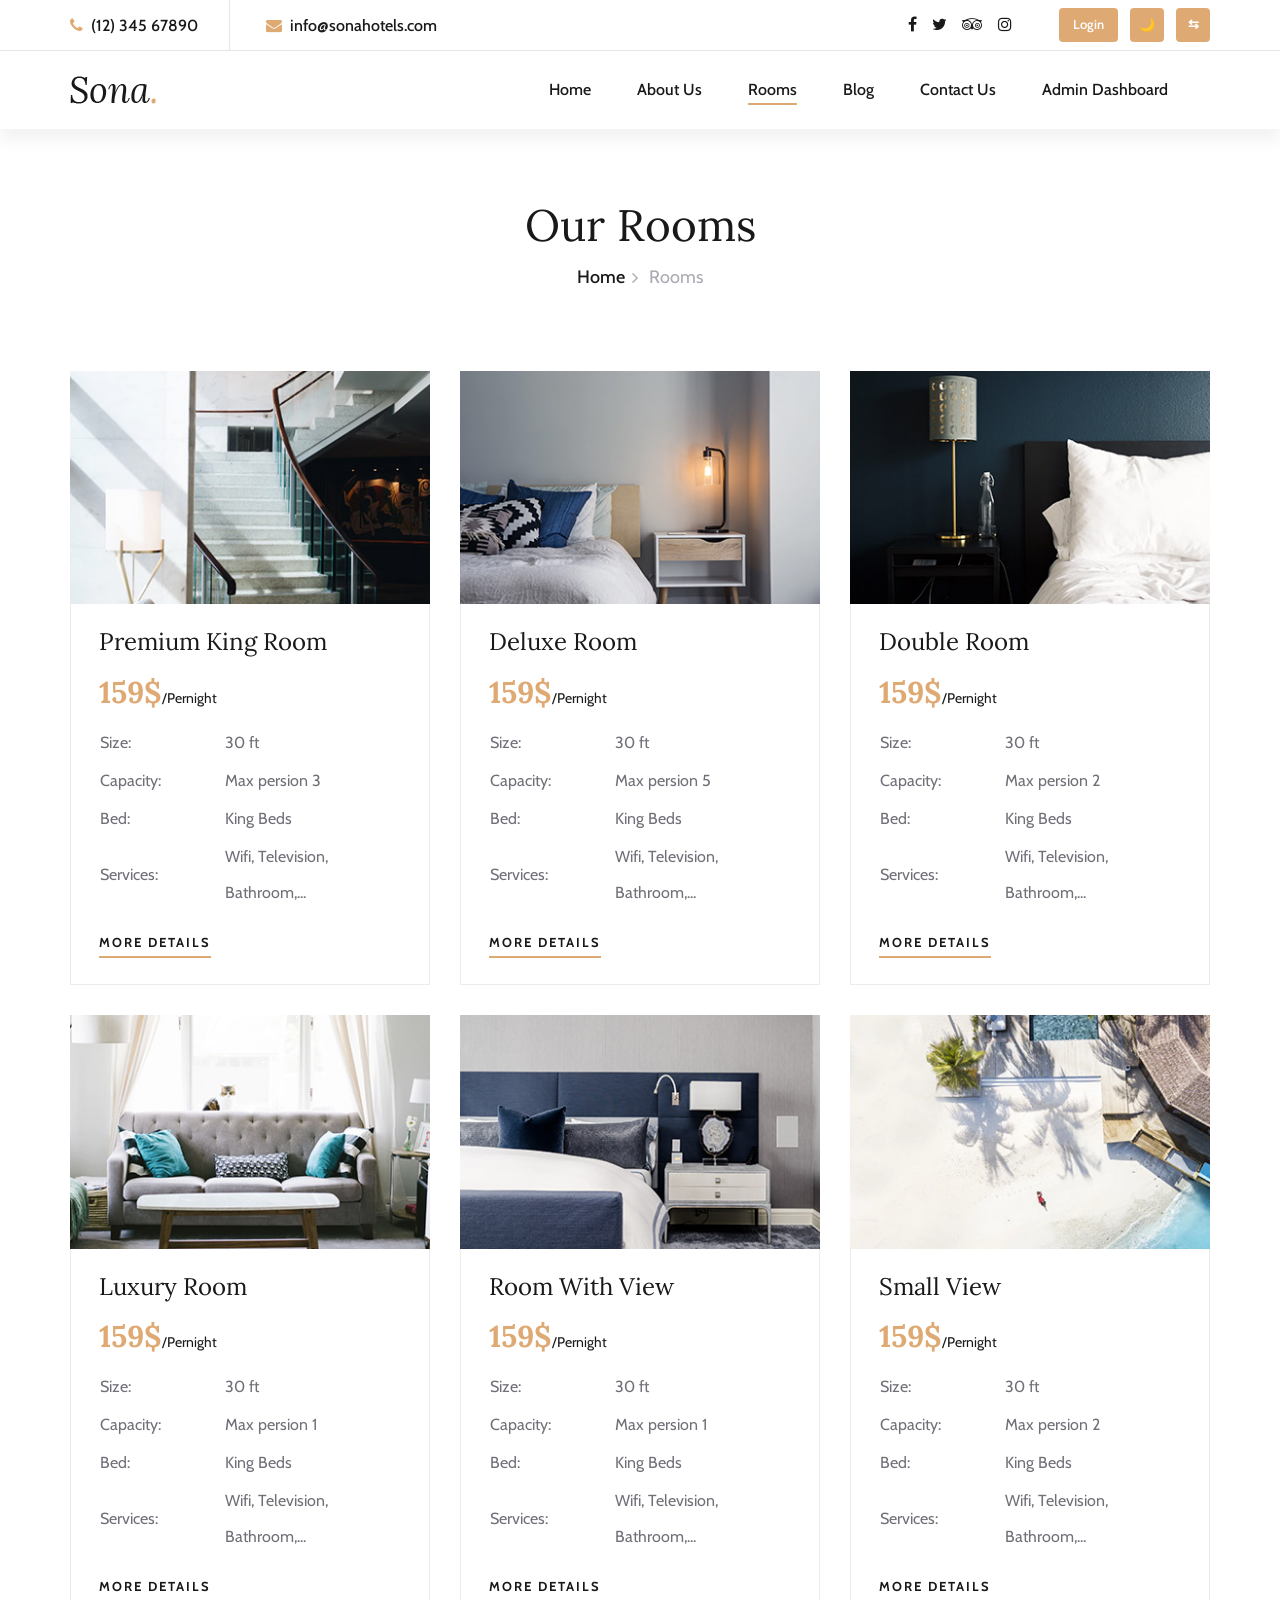
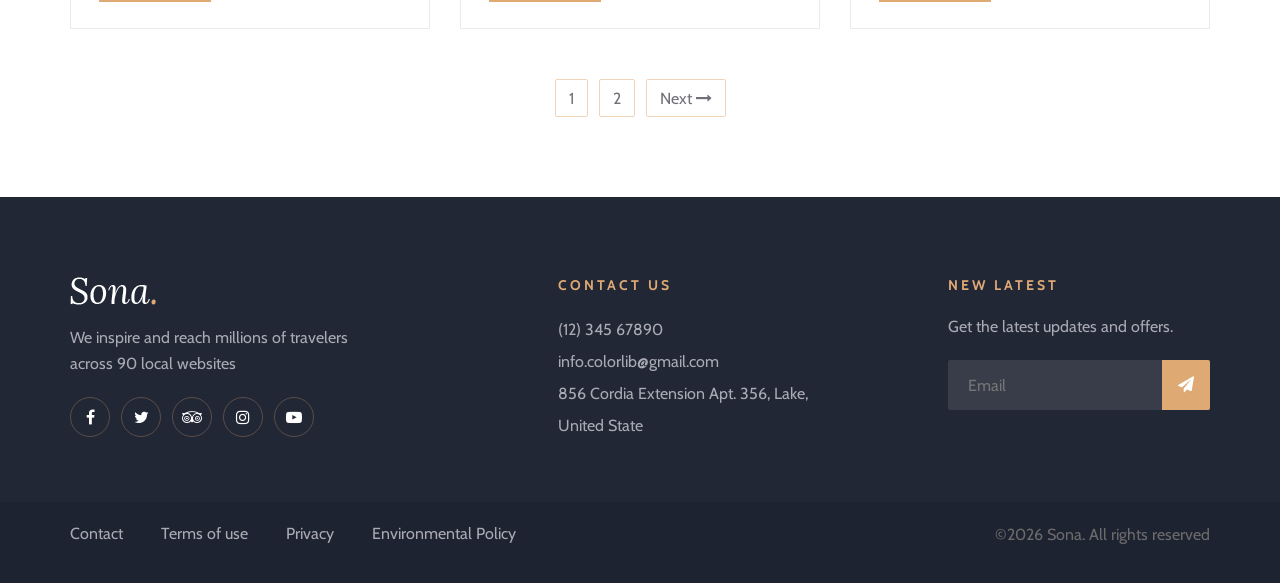
<file: rooms.html>
<!DOCTYPE html>
<html lang="zxx">

<head>
    <meta charset="UTF-8">
    <meta name="description" content="Sona Template">
    <meta name="keywords" content="Sona, unica, creative, html">
    <meta name="viewport" content="width=device-width, initial-scale=1.0">
    <meta http-equiv="X-UA-Compatible" content="ie=edge">
    <title>Sona | Rooms</title>
<link rel="icon" href="img/favi.png" type="image/png">
    <!-- Google Font -->
    <link href="https://fonts.googleapis.com/css?family=Lora:400,700&display=swap" rel="stylesheet">
    <link href="https://fonts.googleapis.com/css?family=Cabin:400,500,600,700&display=swap" rel="stylesheet">

    <!-- Css Styles -->
    <link rel="stylesheet" href="css/bootstrap.min.css" type="text/css">
    <link rel="stylesheet" href="css/font-awesome.min.css" type="text/css">
    <link rel="stylesheet" href="css/elegant-icons.css" type="text/css">
    <link rel="stylesheet" href="css/flaticon.css" type="text/css">
    <link rel="stylesheet" href="css/owl.carousel.min.css" type="text/css">
    <link rel="stylesheet" href="css/nice-select.css" type="text/css">
    <link rel="stylesheet" href="css/jquery-ui.min.css" type="text/css">
    <link rel="stylesheet" href="css/magnific-popup.css" type="text/css">
    <link rel="stylesheet" href="css/slicknav.min.css" type="text/css">
    <link rel="stylesheet" href="css/style.css" type="text/css">
</head>

<body>
    <!-- Page Preloder -->
   

    <!-- Offcanvas Menu Section Begin -->
    <div class="offcanvas-menu-overlay"></div>
    <div class="canvas-open">
        <i class="icon_menu"></i>
    </div>
    <div class="offcanvas-menu-wrapper">
        <div class="canvas-close">
            <i class="icon_close"></i>
        </div>
       
         <div class="header-configure-area">
           
            
                            
           <a href="signin.html" class="bk-btn">Login</a>
        </div>
        <nav class="mainmenu mobile-menu">
            <ul>
                <li><a href="">Home</a> <ul class="dropdown"> <li><a href="index.html">Home 1</a></li>
                                    <li><a href="index2.html">Home 2</a></li>  </ul> </li>
                 <li><a href="./about-us.html">About Us</a></li>
                <li class="active"><a href="./rooms.html">Rooms</a></li>
               
                
                <li><a href="./blog.html">Blog</a></li>
                <li><a href="./contact.html">Contact</a></li>
                                                    <li><a href="./admin.html">Admin Dashboard</a></li>
            </ul>
        </nav>
           <button class="themeToggle btn btn-sm">🌙</button>

       <button
  class="rtlToggle"
  class="w-10 h-10 rounded-md text-white font-semibold"
  style="background-color:#dfa974;"
>
          <svg
    xmlns="http://www.w3.org/2000/svg"
    width="20"
    height="20"
    viewBox="0 0 24 24"
    fill="currentColor"
  >
    <path d="M12 2a10 10 0 100 20 10 10 0 000-20zm6.93 6h-3.17a15.4 15.4 0 00-1.6-3.56A8.03 8.03 0 0118.93 8zM12 4.07A13.5 13.5 0 0114.44 8H9.56A13.5 13.5 0 0112 4.07zM5.07 8A8.03 8.03 0 019.84 4.44 15.4 15.4 0 008.24 8H5.07zM4.07 10h3.64a17.2 17.2 0 000 4H4.07a7.96 7.96 0 010-4zm1 6h3.17a15.4 15.4 0 001.6 3.56A8.03 8.03 0 015.07 16zM12 19.93A13.5 13.5 0 019.56 16h4.88A13.5 13.5 0 0112 19.93zM18.93 16a8.03 8.03 0 01-4.77 3.56A15.4 15.4 0 0015.76 16h3.17zM19.93 14h-3.64a17.2 17.2 0 000-4h3.64a7.96 7.96 0 010 4z"/>
  </svg>
        </button>
        <div id="mobile-menu-wrap"></div>
        <div class="top-social">
            <a href="#"><i class="fa fa-facebook"></i></a>
            <a href="#"><i class="fa fa-twitter"></i></a>
            <a href="#"><i class="fa fa-tripadvisor"></i></a>
            <a href="#"><i class="fa fa-instagram"></i></a>
        </div>
        <ul class="top-widget">
            <li><i class="fa fa-phone"></i> (12) 345 67890</li>
            <li><i class="fa fa-envelope"></i> info@sonahotels.com</li>
        </ul>
    </div>
    <!-- Offcanvas Menu Section End -->

    <!-- Header Section Begin -->
   <header class="header-section header-normal ">
        <div class="top-nav">
            <div class="container">
                <div class="row">
                    <div class="col-lg-6">
                        <ul class="tn-left">
                            <li><i class="fa fa-phone"></i> (12) 345 67890</li>
                            <li><i class="fa fa-envelope"></i> info@sonahotels.com</li>
                        </ul>
                    </div>
                    <div class="col-lg-6">
                        <div class="tn-right d-flex align-items-center justify-content-end gap-3">

  <div class="top-social d-flex gap-2">
    <a href="#"><i class="fa fa-facebook"></i></a>
    <a href="#"><i class="fa fa-twitter"></i></a>
    <a href="#"><i class="fa fa-tripadvisor"></i></a>
    <a href="#"><i class="fa fa-instagram"></i></a>
  </div>

  <a href="signin.html" class="action-btn login-btn">
    Login
  </a>

  <button class="action-btn themeToggle" title="Toggle Theme">
    🌙
  </button>

  <button class="action-btn rtlToggle" title="Toggle RTL">
     ⇆
  </button>

</div>
                    </div>
                </div>
            </div>
        </div>
        <div class="menu-item">
            <div class="container">
                <div class="row">
                    <div class="col-lg-2">
                        <div class="logo">
                            <a href="./index.html">
                                <img src="img/logo.png" class="logo-light" alt="">
                                <img src="img/footer-logo.png" class="logo-dark" alt="Dark Logo">
                            </a>
                        </div>
                    </div>
                    <div class="col-lg-10">
                        <div class="nav-menu">
                            <nav class="mainmenu">
                                <ul>
                                    <li><a href="">Home</a> <ul class="dropdown"> <li><a href="index.html">Home 1</a></li>
                                    <li><a href="index2.html">Home 2</a></li>  </ul> </li>
                                   
                                    <li><a href="./about-us.html">About Us</a></li>
                                   <li class="active"><a href="./rooms.html">Rooms</a></li>
                                   
                                    <li><a href="./blog.html">Blog</a></li>
                                    <li><a href="./contact.html">Contact Us</a></li>
                                                                        <li><a href="./admin.html">Admin Dashboard</a></li>
                                </ul>
                            </nav>
                          
                        </div>
                    </div>
                </div>
            </div>
        </div>
    </header>
    <!-- Header End -->

    <!-- Breadcrumb Section Begin -->
    <div class="breadcrumb-section">
        <div class="container">
            <div class="row">
                <div class="col-lg-12">
                    <div class="breadcrumb-text">
                        <h2>Our Rooms</h2>
                        <div class="bt-option">
                            <a href="./home.html">Home</a>
                            <span>Rooms</span>
                        </div>
                    </div>
                </div>
            </div>
        </div>
    </div>
    <!-- Breadcrumb Section End -->

    <!-- Rooms Section Begin -->
    <section class="rooms-section spad">
        <div class="container">
            <div class="row">
                <div class="col-lg-4 col-md-6">
                    <div class="room-item">
                        <img src="img/room/room-1.jpg" alt="">
                        <div class="ri-text">
                            <h4>Premium King Room</h4>
                            <h3>159$<span>/Pernight</span></h3>
                            <table>
                                <tbody>
                                    <tr>
                                        <td class="r-o">Size:</td>
                                        <td>30 ft</td>
                                    </tr>
                                    <tr>
                                        <td class="r-o">Capacity:</td>
                                        <td>Max persion 3</td>
                                    </tr>
                                    <tr>
                                        <td class="r-o">Bed:</td>
                                        <td>King Beds</td>
                                    </tr>
                                    <tr>
                                        <td class="r-o">Services:</td>
                                        <td>Wifi, Television, Bathroom,...</td>
                                    </tr>
                                </tbody>
                            </table>
                            <a href="room-details.html" class="primary-btn">More Details</a>
                        </div>
                    </div>
                </div>
                <div class="col-lg-4 col-md-6">
                    <div class="room-item">
                        <img src="img/room/room-2.jpg" alt="">
                        <div class="ri-text">
                            <h4>Deluxe Room</h4>
                            <h3>159$<span>/Pernight</span></h3>
                            <table>
                                <tbody>
                                    <tr>
                                        <td class="r-o">Size:</td>
                                        <td>30 ft</td>
                                    </tr>
                                    <tr>
                                        <td class="r-o">Capacity:</td>
                                        <td>Max persion 5</td>
                                    </tr>
                                    <tr>
                                        <td class="r-o">Bed:</td>
                                        <td>King Beds</td>
                                    </tr>
                                    <tr>
                                        <td class="r-o">Services:</td>
                                        <td>Wifi, Television, Bathroom,...</td>
                                    </tr>
                                </tbody>
                            </table>
                            <a href="room-details.html" class="primary-btn">More Details</a>
                        </div>
                    </div>
                </div>
                <div class="col-lg-4 col-md-6">
                    <div class="room-item">
                        <img src="img/room/room-3.jpg" alt="">
                        <div class="ri-text">
                            <h4>Double Room</h4>
                            <h3>159$<span>/Pernight</span></h3>
                            <table>
                                <tbody>
                                    <tr>
                                        <td class="r-o">Size:</td>
                                        <td>30 ft</td>
                                    </tr>
                                    <tr>
                                        <td class="r-o">Capacity:</td>
                                        <td>Max persion 2</td>
                                    </tr>
                                    <tr>
                                        <td class="r-o">Bed:</td>
                                        <td>King Beds</td>
                                    </tr>
                                    <tr>
                                        <td class="r-o">Services:</td>
                                        <td>Wifi, Television, Bathroom,...</td>
                                    </tr>
                                </tbody>
                            </table>
                            <a href="room-details.html" class="primary-btn">More Details</a>
                        </div>
                    </div>
                </div>
                <div class="col-lg-4 col-md-6">
                    <div class="room-item">
                        <img src="img/room/room-4.jpg" alt="">
                        <div class="ri-text">
                            <h4>Luxury Room</h4>
                            <h3>159$<span>/Pernight</span></h3>
                            <table>
                                <tbody>
                                    <tr>
                                        <td class="r-o">Size:</td>
                                        <td>30 ft</td>
                                    </tr>
                                    <tr>
                                        <td class="r-o">Capacity:</td>
                                        <td>Max persion 1</td>
                                    </tr>
                                    <tr>
                                        <td class="r-o">Bed:</td>
                                        <td>King Beds</td>
                                    </tr>
                                    <tr>
                                        <td class="r-o">Services:</td>
                                        <td>Wifi, Television, Bathroom,...</td>
                                    </tr>
                                </tbody>
                            </table>
                            <a href="room-details.html" class="primary-btn">More Details</a>
                        </div>
                    </div>
                </div>
                <div class="col-lg-4 col-md-6">
                    <div class="room-item">
                        <img src="img/room/room-5.jpg" alt="">
                        <div class="ri-text">
                            <h4>Room With View</h4>
                            <h3>159$<span>/Pernight</span></h3>
                            <table>
                                <tbody>
                                    <tr>
                                        <td class="r-o">Size:</td>
                                        <td>30 ft</td>
                                    </tr>
                                    <tr>
                                        <td class="r-o">Capacity:</td>
                                        <td>Max persion 1</td>
                                    </tr>
                                    <tr>
                                        <td class="r-o">Bed:</td>
                                        <td>King Beds</td>
                                    </tr>
                                    <tr>
                                        <td class="r-o">Services:</td>
                                        <td>Wifi, Television, Bathroom,...</td>
                                    </tr>
                                </tbody>
                            </table>
                            <a href="room-details.html" class="primary-btn">More Details</a>
                        </div>
                    </div>
                </div>
                <div class="col-lg-4 col-md-6">
                    <div class="room-item">
                        <img src="img/room/room-6.jpg" alt="">
                        <div class="ri-text">
                            <h4>Small View</h4>
                            <h3>159$<span>/Pernight</span></h3>
                            <table>
                                <tbody>
                                    <tr>
                                        <td class="r-o">Size:</td>
                                        <td>30 ft</td>
                                    </tr>
                                    <tr>
                                        <td class="r-o">Capacity:</td>
                                        <td>Max persion 2</td>
                                    </tr>
                                    <tr>
                                        <td class="r-o">Bed:</td>
                                        <td>King Beds</td>
                                    </tr>
                                    <tr>
                                        <td class="r-o">Services:</td>
                                        <td>Wifi, Television, Bathroom,...</td>
                                    </tr>
                                </tbody>
                            </table>
                            <a href="room-details.html" class="primary-btn">More Details</a>
                        </div>
                    </div>
                </div>
                <div class="col-lg-12">
                    <div class="room-pagination">
                        <a href="#">1</a>
                        <a href="#">2</a>
                        <a href="#">Next <i class="fa fa-long-arrow-right"></i></a>
                    </div>
                </div>
            </div>
        </div>
    </section>
    <!-- Rooms Section End -->

    <!-- Footer Section Begin -->
    <footer class="footer-section">
        <div class="container">
            <div class="footer-text">
                <div class="row">
                    <div class="col-lg-4">
                        <div class="ft-about">
                            <div class="logo">
                                <a href="index.html">
                                    <img src="img/footer-logo.png" alt="">
                                </a>
                            </div>
                            <p>We inspire and reach millions of travelers<br /> across 90 local websites</p>
                            <div class="fa-social">
                                <a href="#"><i class="fa fa-facebook"></i></a>
                                <a href="#"><i class="fa fa-twitter"></i></a>
                                <a href="#"><i class="fa fa-tripadvisor"></i></a>
                                <a href="#"><i class="fa fa-instagram"></i></a>
                                <a href="#"><i class="fa fa-youtube-play"></i></a>
                            </div>
                        </div>
                    </div>
                    <div class="col-lg-3 offset-lg-1">
                        <div class="ft-contact">
                            <h6>Contact Us</h6>
                            <ul>
                                <li>(12) 345 67890</li>
                                <li>info.colorlib@gmail.com</li>
                                <li>856 Cordia Extension Apt. 356, Lake, United State</li>
                            </ul>
                        </div>
                    </div>
                    <div class="col-lg-3 offset-lg-1">
                        <div class="ft-newslatter">
                            <h6>New latest</h6>
                            <p>Get the latest updates and offers.</p>
                            <form action="#" class="fn-form">
                                <input type="text" placeholder="Email">
                                <button type="submit"><i class="fa fa-send"></i></button>
                            </form>
                        </div>
                    </div>
                </div>
            </div>
        </div>
        <div class="copyright-option">
            <div class="container">
                <div class="row">
                    <div class="col-lg-7">
                        <ul>
                            <li><a href="#">Contact</a></li>
                            <li><a href="#">Terms of use</a></li>
                            <li><a href="#">Privacy</a></li>
                            <li><a href="#">Environmental Policy</a></li>
                        </ul>
                    </div>
                    <div class="col-lg-5">
                        <div class="co-text"><p><!-- Link back to Colorlib can't be removed. Template is licensed under CC BY 3.0. -->
   &copy;<script>document.write(new Date().getFullYear());</script> Sona. All rights reserved 
  <!-- Link back to Colorlib can't be removed. Template is licensed under CC BY 3.0. --></p></div>
                    </div>
                </div>
            </div>
        </div>
    </footer>
    <!-- Footer Section End -->

    <!-- Search model Begin -->
    <div class="search-model">
        <div class="h-100 d-flex align-items-center justify-content-center">
            <div class="search-close-switch"><i class="icon_close"></i></div>
            <form class="search-model-form">
                <input type="text" id="search-input" placeholder="Search here.....">
            </form>
        </div>
    </div>
    <!-- Search model end -->

    <!-- Js Plugins -->
    <script src="js/jquery-3.3.1.min.js"></script>
    <script src="js/bootstrap.min.js"></script>
    <script src="js/jquery.magnific-popup.min.js"></script>
    <script src="js/jquery.nice-select.min.js"></script>
    <script src="js/jquery-ui.min.js"></script>
    <script src="js/jquery.slicknav.js"></script>
    <script src="js/owl.carousel.min.js"></script>
    <script src="js/main.js"></script>
     <script src="js/theme-rtl.js"></script>
</body>

</html>
</file>
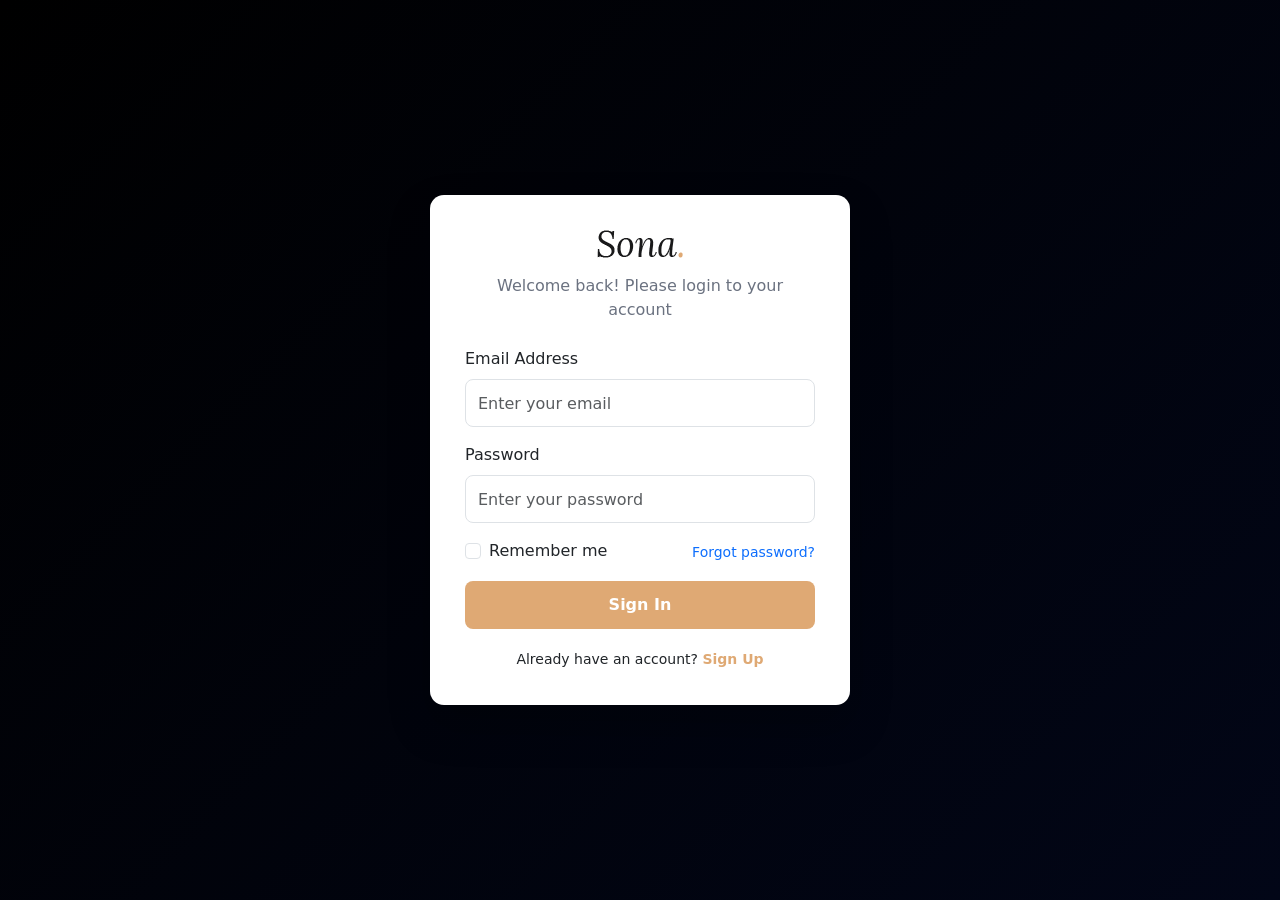
<file: signin.html>
<!DOCTYPE html>
<html lang="en">
<head>
    <meta charset="UTF-8">
    <title>Sign In</title>
    <meta name="viewport" content="width=device-width, initial-scale=1">
<link rel="icon" href="img/favi.png" type="image/png">
    <!-- Bootstrap CSS -->
    <link href="https://cdn.jsdelivr.net/npm/bootstrap@5.3.2/dist/css/bootstrap.min.css" rel="stylesheet">

    <style>
        body {
            min-height: 100vh;
            background: linear-gradient(135deg, #000, #020617);
            display: flex;
            align-items: center;
            justify-content: center;
        }

        .signin-card {
            background: #ffffff;
            border-radius: 14px;
            padding: 35px;
            width: 100%;
            max-width: 420px;
            box-shadow: 0 20px 40px rgba(0,0,0,0.25);
        }

        .signin-card h3 {
            font-weight: 600;
            text-align: center;
            margin-bottom: 10px;
        }

        .signin-card p {
            text-align: center;
            color: #6b7280;
            margin-bottom: 25px;
        }

        .form-control {
            height: 48px;
            border-radius: 8px;
        }

        .btn-signin {
            height: 48px;
            background-color: #dfa974;
            border: none;
            font-weight: 600;
            border-radius: 8px;
        }

        .btn-signin:hover {
            background-color: #c9925e;
        }

        .signup-link {
            text-align: center;
            margin-top: 20px;
            font-size: 14px;
        }

        .signup-link a {
            color: #dfa974;
            text-decoration: none;
            font-weight: 600;
        }

        .signup-link a:hover {
            text-decoration: underline;
        }
    </style>
</head>

<body>

    <div class="signin-card">
       
        <div class="text-center mb-3">
                            <a href="./index.html">
                                <img src="img/logo.png" class="logo-light" alt="">
                                
                            </a>
                        </div>
        <p>Welcome back! Please login to your account</p>

        <form>
            <div class="mb-3">
                <label class="form-label">Email Address</label>
                <input type="email" class="form-control" placeholder="Enter your email">
            </div>

            <div class="mb-3">
                <label class="form-label">Password</label>
                <input type="password" class="form-control" placeholder="Enter your password">
            </div>

            <div class="d-flex justify-content-between align-items-center mb-3">
                <div class="form-check">
                    <input class="form-check-input" type="checkbox" id="remember">
                    <label class="form-check-label" for="remember">
                        Remember me
                    </label>
                </div>
                <a href="#" class="text-decoration-none small">Forgot password?</a>
            </div>

            <button type="submit" class="btn btn-signin w-100 text-white">
                Sign In
            </button>
        </form>

        <div class="signup-link">
            Already have an account?
            <a href="signup.html">Sign Up</a>
        </div>
    </div>

</body>
</html>
</file>
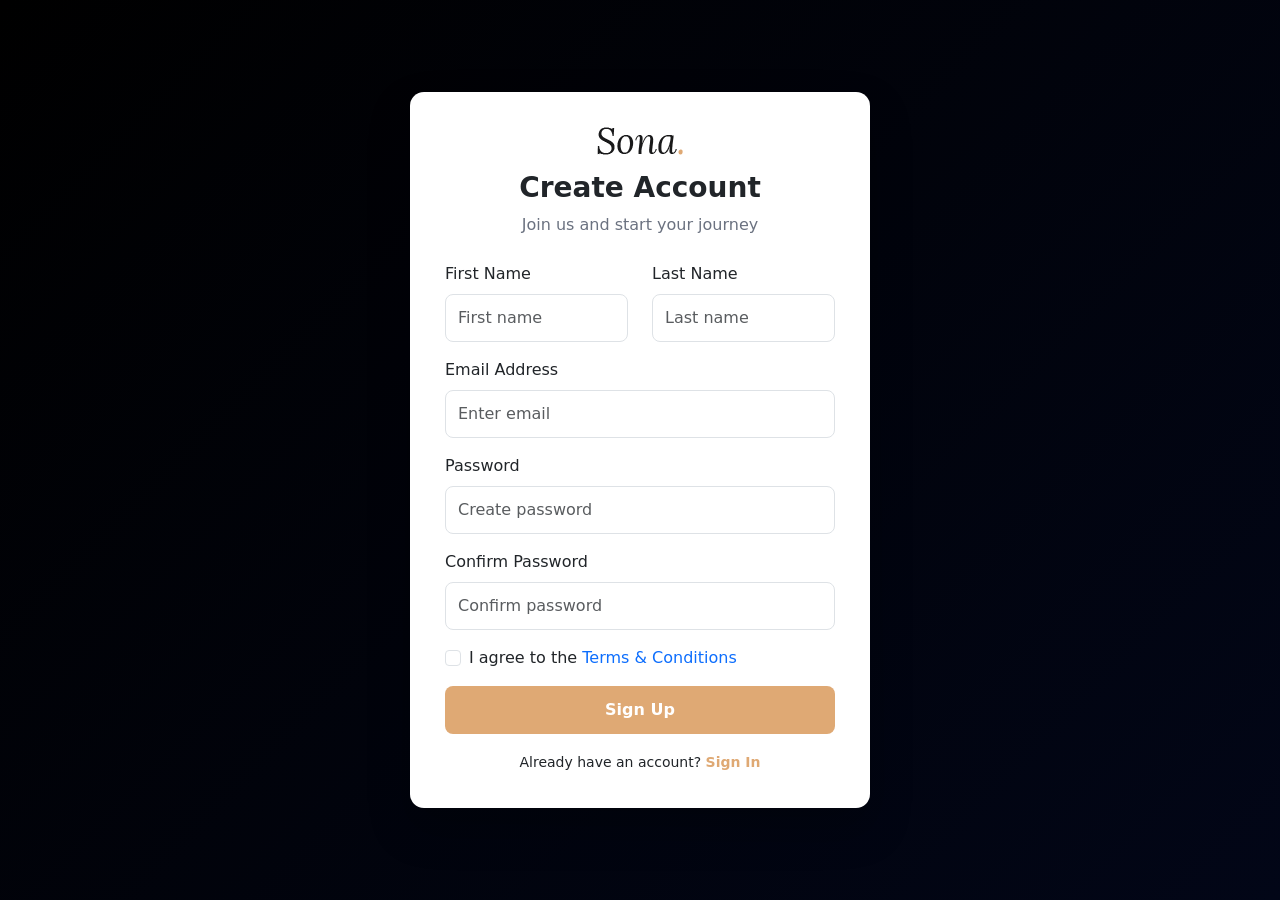
<file: signup.html>
<!DOCTYPE html>
<html lang="en">
<head>
    <meta charset="UTF-8">
    <title>Sign Up</title>
    <meta name="viewport" content="width=device-width, initial-scale=1">
<link rel="icon" href="img/favi.png" type="image/png">
    <!-- Bootstrap CSS -->
    <link href="https://cdn.jsdelivr.net/npm/bootstrap@5.3.2/dist/css/bootstrap.min.css" rel="stylesheet">

    <style>
        body {
            min-height: 100vh;
            background: linear-gradient(135deg, #000, #020617);
            display: flex;
            align-items: center;
            justify-content: center;
        }

        .signup-card {
            background: #ffffff;
            border-radius: 14px;
            padding: 35px;
            width: 100%;
            max-width: 460px;
            box-shadow: 0 20px 40px rgba(0,0,0,0.25);
        }

        .signup-card h3 {
            font-weight: 600;
            text-align: center;
            margin-bottom: 8px;
        }

        .signup-card p {
            text-align: center;
            color: #6b7280;
            margin-bottom: 25px;
        }

        .form-control {
            height: 48px;
            border-radius: 8px;
        }

        .btn-signup {
            height: 48px;
            background-color: #dfa974;
            border: none;
            font-weight: 600;
            border-radius: 8px;
        }

        .btn-signup:hover {
            background-color: #c9925e;
        }

        .signin-link {
            text-align: center;
            margin-top: 18px;
            font-size: 14px;
        }

        .signin-link a {
            color: #dfa974;
            font-weight: 600;
            text-decoration: none;
        }

        .signin-link a:hover {
            text-decoration: underline;
        }
    </style>
</head>

<body>

    <div class="signup-card">
         <div class="text-center mb-3">
                            <a href="./index.html">
                                <img src="img/logo.png" class="logo-light" alt="">
                                
                            </a>
                        </div>
        <h3>Create Account</h3>
        <p>Join us and start your journey</p>

        <form>
            <div class="row">
                <div class="col-md-6 mb-3">
                    <label class="form-label">First Name</label>
                    <input type="text" class="form-control" placeholder="First name">
                </div>
                <div class="col-md-6 mb-3">
                    <label class="form-label">Last Name</label>
                    <input type="text" class="form-control" placeholder="Last name">
                </div>
            </div>

            <div class="mb-3">
                <label class="form-label">Email Address</label>
                <input type="email" class="form-control" placeholder="Enter email">
            </div>

            <div class="mb-3">
                <label class="form-label">Password</label>
                <input type="password" class="form-control" placeholder="Create password">
            </div>

            <div class="mb-3">
                <label class="form-label">Confirm Password</label>
                <input type="password" class="form-control" placeholder="Confirm password">
            </div>

            <div class="form-check mb-3">
                <input class="form-check-input" type="checkbox" id="terms">
                <label class="form-check-label" for="terms">
                    I agree to the <a href="#" class="text-decoration-none">Terms & Conditions</a>
                </label>
            </div>

            <button type="submit" class="btn btn-signup w-100 text-white">
                Sign Up
            </button>
        </form>

        <div class="signin-link">
            Already have an account?
            <a href="signin.html">Sign In</a>
        </div>
    </div>

</body>
</html>
</file>
<file: css/elegant-icons.css>
@font-face {
	font-family: 'ElegantIcons';
	src:url('../fonts/ElegantIcons.eot');
	src:url('../fonts/ElegantIcons.eot?#iefix') format('embedded-opentype'),
		url('../fonts/ElegantIcons.woff') format('woff'),
		url('../fonts/ElegantIcons.ttf') format('truetype'),
		url('../fonts/ElegantIcons.svg#ElegantIcons') format('svg');
	font-weight: normal;
	font-style: normal;
}

/* Use the following CSS code if you want to use data attributes for inserting your icons */
[data-icon]:before {
	font-family: 'ElegantIcons';
	content: attr(data-icon);
	speak: none;
	font-weight: normal;
	font-variant: normal;
	text-transform: none;
	line-height: 1;
	-webkit-font-smoothing: antialiased;
	-moz-osx-font-smoothing: grayscale;
}

/* Use the following CSS code if you want to have a class per icon */
/*
Instead of a list of all class selectors,
you can use the generic selector below, but it's slower:
[class*="your-class-prefix"] {
*/
.arrow_up, .arrow_down, .arrow_left, .arrow_right, .arrow_left-up, .arrow_right-up, .arrow_right-down, .arrow_left-down, .arrow-up-down, .arrow_up-down_alt, .arrow_left-right_alt, .arrow_left-right, .arrow_expand_alt2, .arrow_expand_alt, .arrow_condense, .arrow_expand, .arrow_move, .arrow_carrot-up, .arrow_carrot-down, .arrow_carrot-left, .arrow_carrot-right, .arrow_carrot-2up, .arrow_carrot-2down, .arrow_carrot-2left, .arrow_carrot-2right, .arrow_carrot-up_alt2, .arrow_carrot-down_alt2, .arrow_carrot-left_alt2, .arrow_carrot-right_alt2, .arrow_carrot-2up_alt2, .arrow_carrot-2down_alt2, .arrow_carrot-2left_alt2, .arrow_carrot-2right_alt2, .arrow_triangle-up, .arrow_triangle-down, .arrow_triangle-left, .arrow_triangle-right, .arrow_triangle-up_alt2, .arrow_triangle-down_alt2, .arrow_triangle-left_alt2, .arrow_triangle-right_alt2, .arrow_back, .icon_minus-06, .icon_plus, .icon_close, .icon_check, .icon_minus_alt2, .icon_plus_alt2, .icon_close_alt2, .icon_check_alt2, .icon_zoom-out_alt, .icon_zoom-in_alt, .icon_search, .icon_box-empty, .icon_box-selected, .icon_minus-box, .icon_plus-box, .icon_box-checked, .icon_circle-empty, .icon_circle-slelected, .icon_stop_alt2, .icon_stop, .icon_pause_alt2, .icon_pause, .icon_menu, .icon_menu-square_alt2, .icon_menu-circle_alt2, .icon_ul, .icon_ol, .icon_adjust-horiz, .icon_adjust-vert, .icon_document_alt, .icon_documents_alt, .icon_pencil, .icon_pencil-edit_alt, .icon_pencil-edit, .icon_folder-alt, .icon_folder-open_alt, .icon_folder-add_alt, .icon_info_alt, .icon_error-oct_alt, .icon_error-circle_alt, .icon_error-triangle_alt, .icon_question_alt2, .icon_question, .icon_comment_alt, .icon_chat_alt, .icon_vol-mute_alt, .icon_volume-low_alt, .icon_volume-high_alt, .icon_quotations, .icon_quotations_alt2, .icon_clock_alt, .icon_lock_alt, .icon_lock-open_alt, .icon_key_alt, .icon_cloud_alt, .icon_cloud-upload_alt, .icon_cloud-download_alt, .icon_image, .icon_images, .icon_lightbulb_alt, .icon_gift_alt, .icon_house_alt, .icon_genius, .icon_mobile, .icon_tablet, .icon_laptop, .icon_desktop, .icon_camera_alt, .icon_mail_alt, .icon_cone_alt, .icon_ribbon_alt, .icon_bag_alt, .icon_creditcard, .icon_cart_alt, .icon_paperclip, .icon_tag_alt, .icon_tags_alt, .icon_trash_alt, .icon_cursor_alt, .icon_mic_alt, .icon_compass_alt, .icon_pin_alt, .icon_pushpin_alt, .icon_map_alt, .icon_drawer_alt, .icon_toolbox_alt, .icon_book_alt, .icon_calendar, .icon_film, .icon_table, .icon_contacts_alt, .icon_headphones, .icon_lifesaver, .icon_piechart, .icon_refresh, .icon_link_alt, .icon_link, .icon_loading, .icon_blocked, .icon_archive_alt, .icon_heart_alt, .icon_star_alt, .icon_star-half_alt, .icon_star, .icon_star-half, .icon_tools, .icon_tool, .icon_cog, .icon_cogs, .arrow_up_alt, .arrow_down_alt, .arrow_left_alt, .arrow_right_alt, .arrow_left-up_alt, .arrow_right-up_alt, .arrow_right-down_alt, .arrow_left-down_alt, .arrow_condense_alt, .arrow_expand_alt3, .arrow_carrot_up_alt, .arrow_carrot-down_alt, .arrow_carrot-left_alt, .arrow_carrot-right_alt, .arrow_carrot-2up_alt, .arrow_carrot-2dwnn_alt, .arrow_carrot-2left_alt, .arrow_carrot-2right_alt, .arrow_triangle-up_alt, .arrow_triangle-down_alt, .arrow_triangle-left_alt, .arrow_triangle-right_alt, .icon_minus_alt, .icon_plus_alt, .icon_close_alt, .icon_check_alt, .icon_zoom-out, .icon_zoom-in, .icon_stop_alt, .icon_menu-square_alt, .icon_menu-circle_alt, .icon_document, .icon_documents, .icon_pencil_alt, .icon_folder, .icon_folder-open, .icon_folder-add, .icon_folder_upload, .icon_folder_download, .icon_info, .icon_error-circle, .icon_error-oct, .icon_error-triangle, .icon_question_alt, .icon_comment, .icon_chat, .icon_vol-mute, .icon_volume-low, .icon_volume-high, .icon_quotations_alt, .icon_clock, .icon_lock, .icon_lock-open, .icon_key, .icon_cloud, .icon_cloud-upload, .icon_cloud-download, .icon_lightbulb, .icon_gift, .icon_house, .icon_camera, .icon_mail, .icon_cone, .icon_ribbon, .icon_bag, .icon_cart, .icon_tag, .icon_tags, .icon_trash, .icon_cursor, .icon_mic, .icon_compass, .icon_pin, .icon_pushpin, .icon_map, .icon_drawer, .icon_toolbox, .icon_book, .icon_contacts, .icon_archive, .icon_heart, .icon_profile, .icon_group, .icon_grid-2x2, .icon_grid-3x3, .icon_music, .icon_pause_alt, .icon_phone, .icon_upload, .icon_download, .social_facebook, .social_twitter, .social_pinterest, .social_googleplus, .social_tumblr, .social_tumbleupon, .social_wordpress, .social_instagram, .social_dribbble, .social_vimeo, .social_linkedin, .social_rss, .social_deviantart, .social_share, .social_myspace, .social_skype, .social_youtube, .social_picassa, .social_googledrive, .social_flickr, .social_blogger, .social_spotify, .social_delicious, .social_facebook_circle, .social_twitter_circle, .social_pinterest_circle, .social_googleplus_circle, .social_tumblr_circle, .social_stumbleupon_circle, .social_wordpress_circle, .social_instagram_circle, .social_dribbble_circle, .social_vimeo_circle, .social_linkedin_circle, .social_rss_circle, .social_deviantart_circle, .social_share_circle, .social_myspace_circle, .social_skype_circle, .social_youtube_circle, .social_picassa_circle, .social_googledrive_alt2, .social_flickr_circle, .social_blogger_circle, .social_spotify_circle, .social_delicious_circle, .social_facebook_square, .social_twitter_square, .social_pinterest_square, .social_googleplus_square, .social_tumblr_square, .social_stumbleupon_square, .social_wordpress_square, .social_instagram_square, .social_dribbble_square, .social_vimeo_square, .social_linkedin_square, .social_rss_square, .social_deviantart_square, .social_share_square, .social_myspace_square, .social_skype_square, .social_youtube_square, .social_picassa_square, .social_googledrive_square, .social_flickr_square, .social_blogger_square, .social_spotify_square, .social_delicious_square, .icon_printer, .icon_calulator, .icon_building, .icon_floppy, .icon_drive, .icon_search-2, .icon_id, .icon_id-2, .icon_puzzle, .icon_like, .icon_dislike, .icon_mug, .icon_currency, .icon_wallet, .icon_pens, .icon_easel, .icon_flowchart, .icon_datareport, .icon_briefcase, .icon_shield, .icon_percent, .icon_globe, .icon_globe-2, .icon_target, .icon_hourglass, .icon_balance, .icon_rook, .icon_printer-alt, .icon_calculator_alt, .icon_building_alt, .icon_floppy_alt, .icon_drive_alt, .icon_search_alt, .icon_id_alt, .icon_id-2_alt, .icon_puzzle_alt, .icon_like_alt, .icon_dislike_alt, .icon_mug_alt, .icon_currency_alt, .icon_wallet_alt, .icon_pens_alt, .icon_easel_alt, .icon_flowchart_alt, .icon_datareport_alt, .icon_briefcase_alt, .icon_shield_alt, .icon_percent_alt, .icon_globe_alt, .icon_clipboard {
	font-family: 'ElegantIcons';
	speak: none;
	font-style: normal;
	font-weight: normal;
	font-variant: normal;
	text-transform: none;
	line-height: 1;
	-webkit-font-smoothing: antialiased;
}
.arrow_up:before {
	content: "\21";
}
.arrow_down:before {
	content: "\22";
}
.arrow_left:before {
	content: "\23";
}
.arrow_right:before {
	content: "\24";
}
.arrow_left-up:before {
	content: "\25";
}
.arrow_right-up:before {
	content: "\26";
}
.arrow_right-down:before {
	content: "\27";
}
.arrow_left-down:before {
	content: "\28";
}
.arrow-up-down:before {
	content: "\29";
}
.arrow_up-down_alt:before {
	content: "\2a";
}
.arrow_left-right_alt:before {
	content: "\2b";
}
.arrow_left-right:before {
	content: "\2c";
}
.arrow_expand_alt2:before {
	content: "\2d";
}
.arrow_expand_alt:before {
	content: "\2e";
}
.arrow_condense:before {
	content: "\2f";
}
.arrow_expand:before {
	content: "\30";
}
.arrow_move:before {
	content: "\31";
}
.arrow_carrot-up:before {
	content: "\32";
}
.arrow_carrot-down:before {
	content: "\33";
}
.arrow_carrot-left:before {
	content: "\34";
}
.arrow_carrot-right:before {
	content: "\35";
}
.arrow_carrot-2up:before {
	content: "\36";
}
.arrow_carrot-2down:before {
	content: "\37";
}
.arrow_carrot-2left:before {
	content: "\38";
}
.arrow_carrot-2right:before {
	content: "\39";
}
.arrow_carrot-up_alt2:before {
	content: "\3a";
}
.arrow_carrot-down_alt2:before {
	content: "\3b";
}
.arrow_carrot-left_alt2:before {
	content: "\3c";
}
.arrow_carrot-right_alt2:before {
	content: "\3d";
}
.arrow_carrot-2up_alt2:before {
	content: "\3e";
}
.arrow_carrot-2down_alt2:before {
	content: "\3f";
}
.arrow_carrot-2left_alt2:before {
	content: "\40";
}
.arrow_carrot-2right_alt2:before {
	content: "\41";
}
.arrow_triangle-up:before {
	content: "\42";
}
.arrow_triangle-down:before {
	content: "\43";
}
.arrow_triangle-left:before {
	content: "\44";
}
.arrow_triangle-right:before {
	content: "\45";
}
.arrow_triangle-up_alt2:before {
	content: "\46";
}
.arrow_triangle-down_alt2:before {
	content: "\47";
}
.arrow_triangle-left_alt2:before {
	content: "\48";
}
.arrow_triangle-right_alt2:before {
	content: "\49";
}
.arrow_back:before {
	content: "\4a";
}
.icon_minus-06:before {
	content: "\4b";
}
.icon_plus:before {
	content: "\4c";
}
.icon_close:before {
	content: "\4d";
}
.icon_check:before {
	content: "\4e";
}
.icon_minus_alt2:before {
	content: "\4f";
}
.icon_plus_alt2:before {
	content: "\50";
}
.icon_close_alt2:before {
	content: "\51";
}
.icon_check_alt2:before {
	content: "\52";
}
.icon_zoom-out_alt:before {
	content: "\53";
}
.icon_zoom-in_alt:before {
	content: "\54";
}
.icon_search:before {
	content: "\55";
}
.icon_box-empty:before {
	content: "\56";
}
.icon_box-selected:before {
	content: "\57";
}
.icon_minus-box:before {
	content: "\58";
}
.icon_plus-box:before {
	content: "\59";
}
.icon_box-checked:before {
	content: "\5a";
}
.icon_circle-empty:before {
	content: "\5b";
}
.icon_circle-slelected:before {
	content: "\5c";
}
.icon_stop_alt2:before {
	content: "\5d";
}
.icon_stop:before {
	content: "\5e";
}
.icon_pause_alt2:before {
	content: "\5f";
}
.icon_pause:before {
	content: "\60";
}
.icon_menu:before {
	content: "\61";
}
.icon_menu-square_alt2:before {
	content: "\62";
}
.icon_menu-circle_alt2:before {
	content: "\63";
}
.icon_ul:before {
	content: "\64";
}
.icon_ol:before {
	content: "\65";
}
.icon_adjust-horiz:before {
	content: "\66";
}
.icon_adjust-vert:before {
	content: "\67";
}
.icon_document_alt:before {
	content: "\68";
}
.icon_documents_alt:before {
	content: "\69";
}
.icon_pencil:before {
	content: "\6a";
}
.icon_pencil-edit_alt:before {
	content: "\6b";
}
.icon_pencil-edit:before {
	content: "\6c";
}
.icon_folder-alt:before {
	content: "\6d";
}
.icon_folder-open_alt:before {
	content: "\6e";
}
.icon_folder-add_alt:before {
	content: "\6f";
}
.icon_info_alt:before {
	content: "\70";
}
.icon_error-oct_alt:before {
	content: "\71";
}
.icon_error-circle_alt:before {
	content: "\72";
}
.icon_error-triangle_alt:before {
	content: "\73";
}
.icon_question_alt2:before {
	content: "\74";
}
.icon_question:before {
	content: "\75";
}
.icon_comment_alt:before {
	content: "\76";
}
.icon_chat_alt:before {
	content: "\77";
}
.icon_vol-mute_alt:before {
	content: "\78";
}
.icon_volume-low_alt:before {
	content: "\79";
}
.icon_volume-high_alt:before {
	content: "\7a";
}
.icon_quotations:before {
	content: "\7b";
}
.icon_quotations_alt2:before {
	content: "\7c";
}
.icon_clock_alt:before {
	content: "\7d";
}
.icon_lock_alt:before {
	content: "\7e";
}
.icon_lock-open_alt:before {
	content: "\e000";
}
.icon_key_alt:before {
	content: "\e001";
}
.icon_cloud_alt:before {
	content: "\e002";
}
.icon_cloud-upload_alt:before {
	content: "\e003";
}
.icon_cloud-download_alt:before {
	content: "\e004";
}
.icon_image:before {
	content: "\e005";
}
.icon_images:before {
	content: "\e006";
}
.icon_lightbulb_alt:before {
	content: "\e007";
}
.icon_gift_alt:before {
	content: "\e008";
}
.icon_house_alt:before {
	content: "\e009";
}
.icon_genius:before {
	content: "\e00a";
}
.icon_mobile:before {
	content: "\e00b";
}
.icon_tablet:before {
	content: "\e00c";
}
.icon_laptop:before {
	content: "\e00d";
}
.icon_desktop:before {
	content: "\e00e";
}
.icon_camera_alt:before {
	content: "\e00f";
}
.icon_mail_alt:before {
	content: "\e010";
}
.icon_cone_alt:before {
	content: "\e011";
}
.icon_ribbon_alt:before {
	content: "\e012";
}
.icon_bag_alt:before {
	content: "\e013";
}
.icon_creditcard:before {
	content: "\e014";
}
.icon_cart_alt:before {
	content: "\e015";
}
.icon_paperclip:before {
	content: "\e016";
}
.icon_tag_alt:before {
	content: "\e017";
}
.icon_tags_alt:before {
	content: "\e018";
}
.icon_trash_alt:before {
	content: "\e019";
}
.icon_cursor_alt:before {
	content: "\e01a";
}
.icon_mic_alt:before {
	content: "\e01b";
}
.icon_compass_alt:before {
	content: "\e01c";
}
.icon_pin_alt:before {
	content: "\e01d";
}
.icon_pushpin_alt:before {
	content: "\e01e";
}
.icon_map_alt:before {
	content: "\e01f";
}
.icon_drawer_alt:before {
	content: "\e020";
}
.icon_toolbox_alt:before {
	content: "\e021";
}
.icon_book_alt:before {
	content: "\e022";
}
.icon_calendar:before {
	content: "\e023";
}
.icon_film:before {
	content: "\e024";
}
.icon_table:before {
	content: "\e025";
}
.icon_contacts_alt:before {
	content: "\e026";
}
.icon_headphones:before {
	content: "\e027";
}
.icon_lifesaver:before {
	content: "\e028";
}
.icon_piechart:before {
	content: "\e029";
}
.icon_refresh:before {
	content: "\e02a";
}
.icon_link_alt:before {
	content: "\e02b";
}
.icon_link:before {
	content: "\e02c";
}
.icon_loading:before {
	content: "\e02d";
}
.icon_blocked:before {
	content: "\e02e";
}
.icon_archive_alt:before {
	content: "\e02f";
}
.icon_heart_alt:before {
	content: "\e030";
}
.icon_star_alt:before {
	content: "\e031";
}
.icon_star-half_alt:before {
	content: "\e032";
}
.icon_star:before {
	content: "\e033";
}
.icon_star-half:before {
	content: "\e034";
}
.icon_tools:before {
	content: "\e035";
}
.icon_tool:before {
	content: "\e036";
}
.icon_cog:before {
	content: "\e037";
}
.icon_cogs:before {
	content: "\e038";
}
.arrow_up_alt:before {
	content: "\e039";
}
.arrow_down_alt:before {
	content: "\e03a";
}
.arrow_left_alt:before {
	content: "\e03b";
}
.arrow_right_alt:before {
	content: "\e03c";
}
.arrow_left-up_alt:before {
	content: "\e03d";
}
.arrow_right-up_alt:before {
	content: "\e03e";
}
.arrow_right-down_alt:before {
	content: "\e03f";
}
.arrow_left-down_alt:before {
	content: "\e040";
}
.arrow_condense_alt:before {
	content: "\e041";
}
.arrow_expand_alt3:before {
	content: "\e042";
}
.arrow_carrot_up_alt:before {
	content: "\e043";
}
.arrow_carrot-down_alt:before {
	content: "\e044";
}
.arrow_carrot-left_alt:before {
	content: "\e045";
}
.arrow_carrot-right_alt:before {
	content: "\e046";
}
.arrow_carrot-2up_alt:before {
	content: "\e047";
}
.arrow_carrot-2dwnn_alt:before {
	content: "\e048";
}
.arrow_carrot-2left_alt:before {
	content: "\e049";
}
.arrow_carrot-2right_alt:before {
	content: "\e04a";
}
.arrow_triangle-up_alt:before {
	content: "\e04b";
}
.arrow_triangle-down_alt:before {
	content: "\e04c";
}
.arrow_triangle-left_alt:before {
	content: "\e04d";
}
.arrow_triangle-right_alt:before {
	content: "\e04e";
}
.icon_minus_alt:before {
	content: "\e04f";
}
.icon_plus_alt:before {
	content: "\e050";
}
.icon_close_alt:before {
	content: "\e051";
}
.icon_check_alt:before {
	content: "\e052";
}
.icon_zoom-out:before {
	content: "\e053";
}
.icon_zoom-in:before {
	content: "\e054";
}
.icon_stop_alt:before {
	content: "\e055";
}
.icon_menu-square_alt:before {
	content: "\e056";
}
.icon_menu-circle_alt:before {
	content: "\e057";
}
.icon_document:before {
	content: "\e058";
}
.icon_documents:before {
	content: "\e059";
}
.icon_pencil_alt:before {
	content: "\e05a";
}
.icon_folder:before {
	content: "\e05b";
}
.icon_folder-open:before {
	content: "\e05c";
}
.icon_folder-add:before {
	content: "\e05d";
}
.icon_folder_upload:before {
	content: "\e05e";
}
.icon_folder_download:before {
	content: "\e05f";
}
.icon_info:before {
	content: "\e060";
}
.icon_error-circle:before {
	content: "\e061";
}
.icon_error-oct:before {
	content: "\e062";
}
.icon_error-triangle:before {
	content: "\e063";
}
.icon_question_alt:before {
	content: "\e064";
}
.icon_comment:before {
	content: "\e065";
}
.icon_chat:before {
	content: "\e066";
}
.icon_vol-mute:before {
	content: "\e067";
}
.icon_volume-low:before {
	content: "\e068";
}
.icon_volume-high:before {
	content: "\e069";
}
.icon_quotations_alt:before {
	content: "\e06a";
}
.icon_clock:before {
	content: "\e06b";
}
.icon_lock:before {
	content: "\e06c";
}
.icon_lock-open:before {
	content: "\e06d";
}
.icon_key:before {
	content: "\e06e";
}
.icon_cloud:before {
	content: "\e06f";
}
.icon_cloud-upload:before {
	content: "\e070";
}
.icon_cloud-download:before {
	content: "\e071";
}
.icon_lightbulb:before {
	content: "\e072";
}
.icon_gift:before {
	content: "\e073";
}
.icon_house:before {
	content: "\e074";
}
.icon_camera:before {
	content: "\e075";
}
.icon_mail:before {
	content: "\e076";
}
.icon_cone:before {
	content: "\e077";
}
.icon_ribbon:before {
	content: "\e078";
}
.icon_bag:before {
	content: "\e079";
}
.icon_cart:before {
	content: "\e07a";
}
.icon_tag:before {
	content: "\e07b";
}
.icon_tags:before {
	content: "\e07c";
}
.icon_trash:before {
	content: "\e07d";
}
.icon_cursor:before {
	content: "\e07e";
}
.icon_mic:before {
	content: "\e07f";
}
.icon_compass:before {
	content: "\e080";
}
.icon_pin:before {
	content: "\e081";
}
.icon_pushpin:before {
	content: "\e082";
}
.icon_map:before {
	content: "\e083";
}
.icon_drawer:before {
	content: "\e084";
}
.icon_toolbox:before {
	content: "\e085";
}
.icon_book:before {
	content: "\e086";
}
.icon_contacts:before {
	content: "\e087";
}
.icon_archive:before {
	content: "\e088";
}
.icon_heart:before {
	content: "\e089";
}
.icon_profile:before {
	content: "\e08a";
}
.icon_group:before {
	content: "\e08b";
}
.icon_grid-2x2:before {
	content: "\e08c";
}
.icon_grid-3x3:before {
	content: "\e08d";
}
.icon_music:before {
	content: "\e08e";
}
.icon_pause_alt:before {
	content: "\e08f";
}
.icon_phone:before {
	content: "\e090";
}
.icon_upload:before {
	content: "\e091";
}
.icon_download:before {
	content: "\e092";
}
.social_facebook:before {
	content: "\e093";
}
.social_twitter:before {
	content: "\e094";
}
.social_pinterest:before {
	content: "\e095";
}
.social_googleplus:before {
	content: "\e096";
}
.social_tumblr:before {
	content: "\e097";
}
.social_tumbleupon:before {
	content: "\e098";
}
.social_wordpress:before {
	content: "\e099";
}
.social_instagram:before {
	content: "\e09a";
}
.social_dribbble:before {
	content: "\e09b";
}
.social_vimeo:before {
	content: "\e09c";
}
.social_linkedin:before {
	content: "\e09d";
}
.social_rss:before {
	content: "\e09e";
}
.social_deviantart:before {
	content: "\e09f";
}
.social_share:before {
	content: "\e0a0";
}
.social_myspace:before {
	content: "\e0a1";
}
.social_skype:before {
	content: "\e0a2";
}
.social_youtube:before {
	content: "\e0a3";
}
.social_picassa:before {
	content: "\e0a4";
}
.social_googledrive:before {
	content: "\e0a5";
}
.social_flickr:before {
	content: "\e0a6";
}
.social_blogger:before {
	content: "\e0a7";
}
.social_spotify:before {
	content: "\e0a8";
}
.social_delicious:before {
	content: "\e0a9";
}
.social_facebook_circle:before {
	content: "\e0aa";
}
.social_twitter_circle:before {
	content: "\e0ab";
}
.social_pinterest_circle:before {
	content: "\e0ac";
}
.social_googleplus_circle:before {
	content: "\e0ad";
}
.social_tumblr_circle:before {
	content: "\e0ae";
}
.social_stumbleupon_circle:before {
	content: "\e0af";
}
.social_wordpress_circle:before {
	content: "\e0b0";
}
.social_instagram_circle:before {
	content: "\e0b1";
}
.social_dribbble_circle:before {
	content: "\e0b2";
}
.social_vimeo_circle:before {
	content: "\e0b3";
}
.social_linkedin_circle:before {
	content: "\e0b4";
}
.social_rss_circle:before {
	content: "\e0b5";
}
.social_deviantart_circle:before {
	content: "\e0b6";
}
.social_share_circle:before {
	content: "\e0b7";
}
.social_myspace_circle:before {
	content: "\e0b8";
}
.social_skype_circle:before {
	content: "\e0b9";
}
.social_youtube_circle:before {
	content: "\e0ba";
}
.social_picassa_circle:before {
	content: "\e0bb";
}
.social_googledrive_alt2:before {
	content: "\e0bc";
}
.social_flickr_circle:before {
	content: "\e0bd";
}
.social_blogger_circle:before {
	content: "\e0be";
}
.social_spotify_circle:before {
	content: "\e0bf";
}
.social_delicious_circle:before {
	content: "\e0c0";
}
.social_facebook_square:before {
	content: "\e0c1";
}
.social_twitter_square:before {
	content: "\e0c2";
}
.social_pinterest_square:before {
	content: "\e0c3";
}
.social_googleplus_square:before {
	content: "\e0c4";
}
.social_tumblr_square:before {
	content: "\e0c5";
}
.social_stumbleupon_square:before {
	content: "\e0c6";
}
.social_wordpress_square:before {
	content: "\e0c7";
}
.social_instagram_square:before {
	content: "\e0c8";
}
.social_dribbble_square:before {
	content: "\e0c9";
}
.social_vimeo_square:before {
	content: "\e0ca";
}
.social_linkedin_square:before {
	content: "\e0cb";
}
.social_rss_square:before {
	content: "\e0cc";
}
.social_deviantart_square:before {
	content: "\e0cd";
}
.social_share_square:before {
	content: "\e0ce";
}
.social_myspace_square:before {
	content: "\e0cf";
}
.social_skype_square:before {
	content: "\e0d0";
}
.social_youtube_square:before {
	content: "\e0d1";
}
.social_picassa_square:before {
	content: "\e0d2";
}
.social_googledrive_square:before {
	content: "\e0d3";
}
.social_flickr_square:before {
	content: "\e0d4";
}
.social_blogger_square:before {
	content: "\e0d5";
}
.social_spotify_square:before {
	content: "\e0d6";
}
.social_delicious_square:before {
	content: "\e0d7";
}
.icon_printer:before {
	content: "\e103";
}
.icon_calulator:before {
	content: "\e0ee";
}
.icon_building:before {
	content: "\e0ef";
}
.icon_floppy:before {
	content: "\e0e8";
}
.icon_drive:before {
	content: "\e0ea";
}
.icon_search-2:before {
	content: "\e101";
}
.icon_id:before {
	content: "\e107";
}
.icon_id-2:before {
	content: "\e108";
}
.icon_puzzle:before {
	content: "\e102";
}
.icon_like:before {
	content: "\e106";
}
.icon_dislike:before {
	content: "\e0eb";
}
.icon_mug:before {
	content: "\e105";
}
.icon_currency:before {
	content: "\e0ed";
}
.icon_wallet:before {
	content: "\e100";
}
.icon_pens:before {
	content: "\e104";
}
.icon_easel:before {
	content: "\e0e9";
}
.icon_flowchart:before {
	content: "\e109";
}
.icon_datareport:before {
	content: "\e0ec";
}
.icon_briefcase:before {
	content: "\e0fe";
}
.icon_shield:before {
	content: "\e0f6";
}
.icon_percent:before {
	content: "\e0fb";
}
.icon_globe:before {
	content: "\e0e2";
}
.icon_globe-2:before {
	content: "\e0e3";
}
.icon_target:before {
	content: "\e0f5";
}
.icon_hourglass:before {
	content: "\e0e1";
}
.icon_balance:before {
	content: "\e0ff";
}
.icon_rook:before {
	content: "\e0f8";
}
.icon_printer-alt:before {
	content: "\e0fa";
}
.icon_calculator_alt:before {
	content: "\e0e7";
}
.icon_building_alt:before {
	content: "\e0fd";
}
.icon_floppy_alt:before {
	content: "\e0e4";
}
.icon_drive_alt:before {
	content: "\e0e5";
}
.icon_search_alt:before {
	content: "\e0f7";
}
.icon_id_alt:before {
	content: "\e0e0";
}
.icon_id-2_alt:before {
	content: "\e0fc";
}
.icon_puzzle_alt:before {
	content: "\e0f9";
}
.icon_like_alt:before {
	content: "\e0dd";
}
.icon_dislike_alt:before {
	content: "\e0f1";
}
.icon_mug_alt:before {
	content: "\e0dc";
}
.icon_currency_alt:before {
	content: "\e0f3";
}
.icon_wallet_alt:before {
	content: "\e0d8";
}
.icon_pens_alt:before {
	content: "\e0db";
}
.icon_easel_alt:before {
	content: "\e0f0";
}
.icon_flowchart_alt:before {
	content: "\e0df";
}
.icon_datareport_alt:before {
	content: "\e0f2";
}
.icon_briefcase_alt:before {
	content: "\e0f4";
}
.icon_shield_alt:before {
	content: "\e0d9";
}
.icon_percent_alt:before {
	content: "\e0da";
}
.icon_globe_alt:before {
	content: "\e0de";
}
.icon_clipboard:before {
	content: "\e0e6";
}


	.glyph {
		float: left;
		text-align: center;
		padding: .75em;
		margin: .4em 1.5em .75em 0;
		width: 6em;
text-shadow: none;
	}
        .glyph_big {
        font-size: 128px;
        color: #59c5dc;
        float: left;
        margin-right: 20px;
        }

        .glyph div { padding-bottom: 10px;}

	.glyph input {
		font-family: consolas, monospace;
		font-size: 12px;
		width: 100%;
		text-align: center;
		border: 0;
		box-shadow: 0 0 0 1px #ccc;
		padding: .2em;
                -moz-border-radius: 5px;
                -webkit-border-radius: 5px;
	}
	.centered {
		margin-left: auto;
		margin-right: auto;
	}
	.glyph .fs1 {
		font-size: 2em;
	}
</file>
<file: css/flaticon.css>
/*
  	Flaticon icon font: Flaticon
  	Creation date: 25/01/2019 11:32
  	*/

@font-face {
  font-family: "Flaticon";
  src: url("../fonts/Flaticon.eot");
  src: url("../fonts/Flaticon.eot?#iefix") format("embedded-opentype"),
       url("../fonts/Flaticon.woff") format("woff"),
       url("../fonts/Flaticon.ttf") format("truetype"),
       url("../fonts/Flaticon.svg#Flaticon") format("svg");
  font-weight: normal;
  font-style: normal;
}

@media screen and (-webkit-min-device-pixel-ratio:0) {
  @font-face {
    font-family: "Flaticon";
    src: url("../fonts/Flaticon.svg#Flaticon") format("svg");
  }
}

[class^="flaticon-"]:before, [class*=" flaticon-"]:before,
[class^="flaticon-"]:after, [class*=" flaticon-"]:after {   
  font-family: Flaticon;
  font-size: 50px;
  font-style: normal;
  margin-left: 0;
}

.flaticon-001-luggage:before { content: "\f100"; }
.flaticon-002-breakfast:before { content: "\f101"; }
.flaticon-003-air-conditioner:before { content: "\f102"; }
.flaticon-004-fridge:before { content: "\f103"; }
.flaticon-005-tea:before { content: "\f104"; }
.flaticon-006-dumbbell:before { content: "\f105"; }
.flaticon-007-swimming-pool:before { content: "\f106"; }
.flaticon-008-heater:before { content: "\f107"; }
.flaticon-009-cctv:before { content: "\f108"; }
.flaticon-010-newspaper:before { content: "\f109"; }
.flaticon-011-no-smoking:before { content: "\f10a"; }
.flaticon-012-cocktail:before { content: "\f10b"; }
.flaticon-013-safety-box:before { content: "\f10c"; }
.flaticon-014-ring-bell:before { content: "\f10d"; }
.flaticon-015-door-hanger:before { content: "\f10e"; }
.flaticon-016-washing-machine:before { content: "\f10f"; }
.flaticon-017-sunbed:before { content: "\f110"; }
.flaticon-018-iron:before { content: "\f111"; }
.flaticon-019-television:before { content: "\f112"; }
.flaticon-020-telephone:before { content: "\f113"; }
.flaticon-021-flip-flops:before { content: "\f114"; }
.flaticon-022-clock:before { content: "\f115"; }
.flaticon-023-hair-dryer:before { content: "\f116"; }
.flaticon-024-towel:before { content: "\f117"; }
.flaticon-025-pillow:before { content: "\f118"; }
.flaticon-026-bed:before { content: "\f119"; }
.flaticon-027-mirror:before { content: "\f11a"; }
.flaticon-028-vacuum-cleaner:before { content: "\f11b"; }
.flaticon-029-wifi:before { content: "\f11c"; }
.flaticon-030-bathtub:before { content: "\f11d"; }
.flaticon-031-elevator:before { content: "\f11e"; }
.flaticon-032-armchair:before { content: "\f11f"; }
.flaticon-033-dinner:before { content: "\f120"; }
.flaticon-034-camera:before { content: "\f121"; }
.flaticon-035-eight-ball:before { content: "\f122"; }
.flaticon-036-parking:before { content: "\f123"; }
.flaticon-037-sink:before { content: "\f124"; }
.flaticon-038-five-stars:before { content: "\f125"; }
.flaticon-039-three-stars:before { content: "\f126"; }
.flaticon-040-key-card:before { content: "\f127"; }
.flaticon-041-lamp:before { content: "\f128"; }
.flaticon-042-menu:before { content: "\f129"; }
.flaticon-043-room-service:before { content: "\f12a"; }
.flaticon-044-clock-1:before { content: "\f12b"; }
.flaticon-045-door:before { content: "\f12c"; }
.flaticon-046-toothbrush:before { content: "\f12d"; }
.flaticon-047-calendar:before { content: "\f12e"; }
.flaticon-048-door-handle:before { content: "\f12f"; }
.flaticon-049-power-socket:before { content: "\f130"; }
.flaticon-050-bellboy:before { content: "\f131"; }
</file>
<file: css/nice-select.css>
.nice-select {
  -webkit-tap-highlight-color: transparent;
  background-color: #fff;
  border-radius: 5px;
  border: solid 1px #e8e8e8;
  box-sizing: border-box;
  clear: both;
  cursor: pointer;
  display: block;
  float: left;
  font-family: inherit;
  font-size: 14px;
  font-weight: normal;
  height: 42px;
  line-height: 40px;
  outline: none;
  padding-left: 18px;
  padding-right: 30px;
  position: relative;
  text-align: left !important;
  -webkit-transition: all 0.2s ease-in-out;
  transition: all 0.2s ease-in-out;
  -webkit-user-select: none;
     -moz-user-select: none;
      -ms-user-select: none;
          user-select: none;
  white-space: nowrap;
  width: auto; }
  .nice-select:hover {
    border-color: #dbdbdb; }
  .nice-select:active, .nice-select.open, .nice-select:focus {
    border-color: #999; }
  .nice-select:after {
    border-bottom: 2px solid #999;
    border-right: 2px solid #999;
    content: '';
    display: block;
    height: 5px;
    margin-top: -4px;
    pointer-events: none;
    position: absolute;
    right: 12px;
    top: 50%;
    -webkit-transform-origin: 66% 66%;
        -ms-transform-origin: 66% 66%;
            transform-origin: 66% 66%;
    -webkit-transform: rotate(45deg);
        -ms-transform: rotate(45deg);
            transform: rotate(45deg);
    -webkit-transition: all 0.15s ease-in-out;
    transition: all 0.15s ease-in-out;
    width: 5px; }
  .nice-select.open:after {
    -webkit-transform: rotate(-135deg);
        -ms-transform: rotate(-135deg);
            transform: rotate(-135deg); }
  .nice-select.open .list {
    opacity: 1;
    pointer-events: auto;
    -webkit-transform: scale(1) translateY(0);
        -ms-transform: scale(1) translateY(0);
            transform: scale(1) translateY(0); }
  .nice-select.disabled {
    border-color: #ededed;
    color: #999;
    pointer-events: none; }
    .nice-select.disabled:after {
      border-color: #cccccc; }
  .nice-select.wide {
    width: 100%; }
    .nice-select.wide .list {
      left: 0 !important;
      right: 0 !important; }
  .nice-select.right {
    float: right; }
    .nice-select.right .list {
      left: auto;
      right: 0; }
  .nice-select.small {
    font-size: 12px;
    height: 36px;
    line-height: 34px; }
    .nice-select.small:after {
      height: 4px;
      width: 4px; }
    .nice-select.small .option {
      line-height: 34px;
      min-height: 34px; }
  .nice-select .list {
    background-color: #fff;
    border-radius: 5px;
    box-shadow: 0 0 0 1px rgba(68, 68, 68, 0.11);
    box-sizing: border-box;
    margin-top: 4px;
    opacity: 0;
    overflow: hidden;
    padding: 0;
    pointer-events: none;
    position: absolute;
    top: 100%;
    left: 0;
    -webkit-transform-origin: 50% 0;
        -ms-transform-origin: 50% 0;
            transform-origin: 50% 0;
    -webkit-transform: scale(0.75) translateY(-21px);
        -ms-transform: scale(0.75) translateY(-21px);
            transform: scale(0.75) translateY(-21px);
    -webkit-transition: all 0.2s cubic-bezier(0.5, 0, 0, 1.25), opacity 0.15s ease-out;
    transition: all 0.2s cubic-bezier(0.5, 0, 0, 1.25), opacity 0.15s ease-out;
    z-index: 9; }
    .nice-select .list:hover .option:not(:hover) {
      background-color: transparent !important; }
  .nice-select .option {
    cursor: pointer;
    font-weight: 400;
    line-height: 40px;
    list-style: none;
    min-height: 40px;
    outline: none;
    padding-left: 18px;
    padding-right: 29px;
    text-align: left;
    -webkit-transition: all 0.2s;
    transition: all 0.2s; }
    .nice-select .option:hover, .nice-select .option.focus, .nice-select .option.selected.focus {
      background-color: #f6f6f6; }
    .nice-select .option.selected {
      font-weight: bold; }
    .nice-select .option.disabled {
      background-color: transparent;
      color: #999;
      cursor: default; }

.no-csspointerevents .nice-select .list {
  display: none; }

.no-csspointerevents .nice-select.open .list {
  display: block; }
</file>
<file: css/style.css>
/******************************************************************
  Template Name: Sona
  Description: Sona Hotel Html Template
  Author: Colorlib
  Author URI: https://colorlib.com
  Version: 1.0
  Created: Colorlib
******************************************************************/

/*------------------------------------------------------------------
[Table of contents]

1.  Template default CSS
	1.1	Variables
	1.2	Mixins
	1.3	Flexbox
	1.4	Reset
2.  Helper Css
3.  Header Section
4.  Hero Section
5.  About Section
6.  Services Section
7.  Testimonial Section
8.  Blog Section
9.  Contact
10.  Footer Style

-------------------------------------------------------------------*/

/*----------------------------------------*/

/* Template default CSS
/*----------------------------------------*/

html, body {
	height: 100%;
	font-family: "Cabin", sans-serif;
	-webkit-font-smoothing: antialiased;
	font-smoothing: antialiased;
}
h1, h2, h3, h4, h5, h6 {
	margin: 0;
	color: #111111;
	font-weight: 400;
	font-family: "Lora", serif;
}
h1 {
	font-size: 70px;
}
h2 {
	font-size: 36px;
}
h3 {
	font-size: 30px;
}
h4 {
	font-size: 24px;
}
h5 {
	font-size: 18px;
}
h6 {
	font-size: 16px;
}
p {
	font-size: 16px;
	font-family: "Cabin", sans-serif;
	color: #6b6b6b;
	font-weight: 400;
	line-height: 26px;
	margin: 0 0 15px 0;
}
img {
	max-width: 100%;
}
input:focus, select:focus, button:focus, textarea:focus {
	outline: none;
}
a:hover, a:focus {
	text-decoration: none;
	outline: none;
	color: #fff;
}
ul, ol {
	padding: 0;
	margin: 0;
}
.hero-slider .hs-item {
  position: relative;
}

.hero-slider .hs-item::before {
  content: "";
  position: absolute;
  inset: 0;
  background: rgba(0, 0, 0, 0.6); /* 60% black overlay */
  z-index: 1;
}

/* keep background image visible */
.hero-slider .hs-item {
  background-size: cover;
  background-position: center;
}

/*---------------------
  Helper CSS
-----------------------*/

.section-title {
	text-align: center;
	margin-bottom: 22px;
}
.section-title span {
	font-size: 14px;
	color: #dfa974;
	font-weight: 700;
	text-transform: uppercase;
	letter-spacing: 2px;
}
.section-title h2 {
	font-size: 44px;
	color: #19191a;
	line-height: 58px;
	margin-top: 10px;
}
.set-bg {
	background-repeat: no-repeat;
	background-size: cover;
	background-position: top center;
}
.spad {
	padding-top: 100px;
	padding-bottom: 100px;
}
.spad-2 {
	padding-top: 50px;
	padding-bottom: 70px;
}
.text-white h1, .text-white h2, .text-white h3, .text-white h4, .text-white h5, .text-white h6, .text-white p, .text-white span, .text-white li, .text-white a {
	color: #fff;
}
/* buttons */

.primary-btn {
	display: inline-block;
	font-size: 13px;
	color: #ffffff;
	text-transform: uppercase;
	letter-spacing: 2px;
	font-weight: 700;
	position: relative;
}
.primary-btn:after {
	position: absolute;
	left: 0;
	bottom: -5px;
	width: 100%;
	height: 2px;
	background: #dfa974;
	content: "";
}
/* Preloder */

#preloder {
	position: fixed;
	width: 100%;
	height: 100%;
	top: 0;
	left: 0;
	z-index: 999999;
	background: #ffffff;
}
.loader {
	width: 40px;
	height: 40px;
	position: absolute;
	top: 50%;
	left: 50%;
	margin-top: -13px;
	margin-left: -13px;
	border-radius: 60px;
	animation: loader 0.8s linear infinite;
	-webkit-animation: loader 0.8s linear infinite;
}
@keyframes loader {
	0% {
		-webkit-transform: rotate(0deg);
		transform: rotate(0deg);
		border: 4px solid #f44336;
		border-left-color: transparent;
	}
	50% {
		-webkit-transform: rotate(180deg);
		transform: rotate(180deg);
		border: 4px solid #673ab7;
		border-left-color: transparent;
	}
	100% {
		-webkit-transform: rotate(360deg);
		transform: rotate(360deg);
		border: 4px solid #f44336;
		border-left-color: transparent;
	}
}
@-webkit-keyframes loader {
	0% {
		-webkit-transform: rotate(0deg);
		border: 4px solid #f44336;
		border-left-color: transparent;
	}
	50% {
		-webkit-transform: rotate(180deg);
		border: 4px solid #673ab7;
		border-left-color: transparent;
	}
	100% {
		-webkit-transform: rotate(360deg);
		border: 4px solid #f44336;
		border-left-color: transparent;
	}
}
.spacial-controls {
	position: fixed;
	width: 111px;
	height: 91px;
	top: 0;
	right: 0;
	z-index: 999;
}
.spacial-controls .search-switch {
	display: block;
	height: 100%;
	padding-top: 30px;
	background: #323232;
	text-align: center;
	cursor: pointer;
}
.search-model {
	display: none;
	position: fixed;
	width: 100%;
	height: 100%;
	left: 0;
	top: 0;
	background: #000;
	z-index: 99999;
}
.search-model-form {
	padding: 0 15px;
}
.search-model-form input {
	width: 500px;
	font-size: 40px;
	border: none;
	border-bottom: 2px solid #333;
	background: none;
	color: #999;
}
.search-close-switch {
	position: absolute;
	width: 50px;
	height: 50px;
	background: #333;
	color: #fff;
	text-align: center;
	border-radius: 50%;
	font-size: 28px;
	line-height: 28px;
	top: 30px;
	cursor: pointer;
	display: -webkit-box;
	display: -ms-flexbox;
	display: flex;
	-webkit-box-align: center;
	-ms-flex-align: center;
	align-items: center;
	-webkit-box-pack: center;
	-ms-flex-pack: center;
	justify-content: center;
}
/*---------------------
  Header
-----------------------*/

.header-section.header-normal .menu-item {
	-webkit-box-shadow: 0px 12px 15px rgba(36, 11, 12, 0.05);
	box-shadow: 0px 12px 15px rgba(36, 11, 12, 0.05);
}
.top-nav {
	border-bottom: 1px solid #e5e5e5;
}
.top-nav .tn-left li {
	list-style: none;
	display: inline-block;
	font-size: 16px;
	color: #19191a;
	font-weight: 500;
	padding: 14px 0 12px;
	margin-right: 64px;
	position: relative;
}
.top-nav .tn-left li:after {
	position: absolute;
	right: -32px;
	top: 0;
	width: 1px;
	height: 100%;
	background: #e5e5e5;
	content: "";
}
.top-nav .tn-left li:last-child {
	margin-right: 0;
}
.top-nav .tn-left li:last-child:after {
	display: none;
}
.top-nav .tn-left li i {
	color: #dfa974;
	margin-right: 4px;
}
.top-nav .tn-right {
	text-align: right;
}
.top-nav .tn-right .top-social {
	display: inline-block;
	margin-right: 35px;
	padding: 13px 0;
}
.top-nav .tn-right .top-social a {
	display: inline-block;
	font-size: 16px;
	color: #19191a;
	margin-left: 15px;
}
.top-nav .tn-right .bk-btn {
	display: inline-block;
	font-size: 13px;
	font-weight: 700;
	padding: 16px 28px 15px;
	background: #dfa974;
	color: #ffffff;
	text-transform: uppercase;
	letter-spacing: 2px;
}
.top-nav .tn-right .language-option {
	display: inline-block;
	margin-left: 30px;
	cursor: pointer;
	padding: 13px 0px 11px;
	position: relative;
}
.top-nav .tn-right .language-option:hover .flag-dropdown {
	top: 40px;
	opacity: 1;
	visibility: visible;
}
.top-nav .tn-right .language-option img {
	height: 26px;
	width: 26px;
	border-radius: 50%;
	margin-right: 10px;
}
.top-nav .tn-right .language-option span {
	font-size: 16px;
	color: #19191a;
	text-transform: uppercase;
	font-weight: 500;
}
.top-nav .tn-right .language-option .flag-dropdown {
	position: absolute;
	left: 0;
	top: 60px;
	width: 100px;
	background: #ffffff;
	display: block;
	padding: 10px 15px;
	-webkit-box-shadow: 0px 9px 10px rgba(25, 25, 26, 0.2);
	box-shadow: 0px 9px 10px rgba(25, 25, 26, 0.2);
	opacity: 0;
	visibility: hidden;
	-webkit-transition: all 0.3s;
	-o-transition: all 0.3s;
	transition: all 0.3s;
	z-index: 99;
}
.top-nav .tn-right .language-option .flag-dropdown ul li {
	list-style: none;
	text-align: left;
}
.top-nav .tn-right .language-option .flag-dropdown ul li a {
	font-size: 14px;
	text-transform: uppercase;
	font-weight: 500;
	color: #19191a;
	-webkit-transition: all 0.3s;
	-o-transition: all 0.3s;
	transition: all 0.3s;
}
.top-nav .tn-right .language-option .flag-dropdown ul li a:hover {
	color: #dfa974;
}
.menu-item {
	position: relative;
	z-index: 9;
}
.menu-item .logo {
	padding: 25px 0;
}
.menu-item .logo a {
	display: inline-block;
}
.menu-item .nav-menu {
	text-align: right;
}
.menu-item .nav-menu .mainmenu {
	display: inline-block;
}
.menu-item .nav-menu .mainmenu li {
	list-style: none;
	display: inline-block;
	position: relative;
	z-index: 1;
}
.menu-item .nav-menu .mainmenu li.active a:after {
	opacity: 1;
}
.menu-item .nav-menu .mainmenu li:hover>a:after {
	opacity: 1;
}
.menu-item .nav-menu .mainmenu li:hover .dropdown {
	top: 77px;
	opacity: 1;
	visibility: visible;
}
.menu-item .nav-menu .mainmenu li a {
	font-size: 16px;
	color: #19191a;
	margin-right: 42px;
	font-weight: 500;
	display: inline-block;
	padding: 27px 0;
	position: relative;
	-webkit-transition: all 0.3s;
	-o-transition: all 0.3s;
	transition: all 0.3s;
}
.menu-item .nav-menu .mainmenu li a:after {
	position: absolute;
	left: 0;
	top: 52px;
	width: 100%;
	height: 2px;
	background: #dfa974;
	content: "";
	opacity: 0;
	-webkit-transition: all 0.3s;
	-o-transition: all 0.3s;
	transition: all 0.3s;
}
.menu-item .nav-menu .mainmenu li .dropdown {
	position: absolute;
	left: 0;
	top: 97px;
	width: 180px;
	background: #ffffff;
	z-index: 9;
	opacity: 0;
	visibility: hidden;
	-webkit-transition: all 0.3s;
	-o-transition: all 0.3s;
	transition: all 0.3s;
	-webkit-box-shadow: 0px 9px 15px rgba(25, 25, 26, 0.05);
	box-shadow: 0px 9px 15px rgba(25, 25, 26, 0.05);
}
.menu-item .nav-menu .mainmenu li .dropdown li {
	list-style: none;
	display: block;
}
.menu-item .nav-menu .mainmenu li .dropdown li a {
	font-size: 16px;
	color: #19191a;
	display: block;
	text-align: left;
	padding: 8px 15px;
	-webkit-transition: all 0.3s;
	-o-transition: all 0.3s;
	transition: all 0.3s;
}
.menu-item .nav-menu .mainmenu li .dropdown li a:hover {
	color: #dfa974;
}
.menu-item .nav-menu .mainmenu li .dropdown li a:after {
	display: none;
}
.menu-item .nav-menu .nav-right {
	display: inline-block;
	margin-left: 43px;
	padding: 27px 0px;
}
.menu-item .nav-menu .nav-right i {
	font-size: 16px;
	color: #19191a;
	cursor: pointer;
}
.canvas-open {
	display: none;
}
.offcanvas-menu-wrapper {
	display: none;
}
/*---------------------
  Hero
-----------------------*/

.hero-section {
	position: relative;
	padding-top: 60px;
	padding-bottom: 100px;
}
.hero-section .container {
	position: relative;
	z-index: 5;
}
.hero-text {
	padding-top: 145px;
}
.hero-text h1 {
	font-size: 80px;
	line-height: 90px;
	color: #ffffff;
	margin-bottom: 16px;
}
.hero-text p {
	font-size: 18px;
	color: #ffffff;
	line-height: 28px;
	margin-bottom: 35px;
}
.booking-form {
	background: #ffffff;
	padding: 44px 40px 50px 40px;
	border-radius: 4px;
}
.booking-form h3 {
	color: #19191a;
	margin-bottom: 36px;
}
.booking-form form .check-date {
	position: relative;
	margin-bottom: 15px;
}
.booking-form form .check-date label {
	font-size: 14px;
	color: #707079;
	display: block;
	margin-bottom: 10px;
}
.booking-form form .check-date input {
	width: 100%;
	height: 50px;
	border: 1px solid #ebebeb;
	border-radius: 2px;
	font-size: 16px;
	color: #19191a;
	text-transform: uppercase;
	font-weight: 500;
	padding-left: 20px;
}
.booking-form form .check-date i {
	color: #dfa974;
	position: absolute;
	right: 18px;
	bottom: 17px;
}
.booking-form form .select-option {
	margin-bottom: 15px;
}
.booking-form form .select-option label {
	font-size: 14px;
	color: #707079;
	display: block;
	margin-bottom: 10px;
}
.booking-form form .select-option .nice-select {
	border-radius: 2px;
	border: 1px solid #ebebeb;
	height: 50px;
	line-height: 50px;
	outline: none;
	padding-left: 20px;
	width: 100%;
	float: none;
}
.booking-form form .select-option .nice-select:after {
	border-bottom: 2px solid #dfa974;
	border-right: 2px solid #dfa974;
	height: 10px;
	margin-top: 0;
	right: 20px;
	width: 10px;
	top: 36%;
}
.booking-form form .select-option .nice-select span {
	font-size: 16px;
	color: #19191a;
	text-transform: uppercase;
	font-weight: 500;
}
.booking-form form .select-option .nice-select .list {
	margin-top: 0;
	width: 100%;
}
.booking-form form button {
	display: block;
	font-size: 14px;
	text-transform: uppercase;
	border: 1px solid #dfa974;
	border-radius: 2px;
	color: #dfa974;
	font-weight: 500;
	background: transparent;
	width: 100%;
	height: 46px;
	margin-top: 30px;
}
.hero-slider {
	position: absolute;
	width: 100%;
	height: 100%;
	left: 0;
	top: 0;
}
.hero-slider.owl-carousel .owl-dots {
	position: absolute;
	left: 0;
	bottom: 23px;
	width: 100%;
	text-align: center;
}
.hero-slider.owl-carousel .owl-dots button {
	height: 6px;
	width: 6px;
	background: #ffffff;
	opacity: 0.5;
	border-radius: 50%;
	margin-right: 10px;
	-webkit-transition: all 0.3s;
	-o-transition: all 0.3s;
	transition: all 0.3s;
}
.hero-slider.owl-carousel .owl-dots button.active {
	width: 30px;
	border-radius: 50px;
	opacity: 1;
}
.hero-slider.owl-carousel .owl-dots button:last-child {
	margin-right: 0;
}
.hero-slider .owl-stage-outer, .hero-slider .owl-stage, .hero-slider .owl-item, .hero-slider .hs-item {
	height: 100%;
}
/*---------------------
  About US
-----------------------*/

.about-text {
	text-align: center;
	padding: 0 35px;
}
.about-text p {
	color: #595960;
	font-weight: 500;
}
.about-text p.f-para {
	margin-bottom: 10px;
}
.about-text p.s-para {
	margin-bottom: 35px;
}
.about-text .about-btn {
	color: #19191a;
}
.about-pic img {
	min-width: 100%;
}
/*---------------------
  Service Section
-----------------------*/

.services-section {
	padding-bottom: 60px;
	border-top: 1px solid #e5e5e5;
}
.services-section .section-title {
	margin-bottom: 36px;
}
.service-item {
	text-align: center;
	padding: 30px 35px 18px;
	-webkit-transition: all 0.3s;
	-o-transition: all 0.3s;
	transition: all 0.3s;
}
.service-item:hover {
	background: #dfa974;
}
.service-item:hover i {
	color: #ffffff;
}
.service-item:hover h4 {
	color: #ffffff;
}
.service-item:hover p {
	color: #ffffff;
}
.service-item i {
	display: inline-block;
	color: #dfa974;
	-webkit-transition: all 0.3s;
	-o-transition: all 0.3s;
	transition: all 0.3s;
}
.service-item h4 {
	color: #19191a;
	font-size: 22px;
	margin-bottom: 15px;
	margin-top: 10px;
	-webkit-transition: all 0.3s;
	-o-transition: all 0.3s;
	transition: all 0.3s;
}
.service-item p {
	color: #707079;
	-webkit-transition: all 0.3s;
	-o-transition: all 0.3s;
	transition: all 0.3s;
}
/*------------------------
  Home Page Room Section 
-------------------------*/

.hp-room-items {
	margin-left: -15px;
	margin-right: -15px;
	overflow: hidden;
}
.hp-room-items .hp-room-item {
	height: 600px;
	margin-right: -15px;
	position: relative;
	overflow: hidden;
}
.hp-room-items .hp-room-item:hover .hr-text {
	bottom: 135px;
}
.hp-room-items .hp-room-item:hover .hr-text h2 {
	margin-bottom: 30px;
}
.hp-room-items .hp-room-item .hr-text {
	position: absolute;
	left: 45px;
	right: 25px;
	bottom: -250px;
	-webkit-transition: all 0.5s;
	-o-transition: all 0.5s;
	transition: all 0.5s;
}
.hp-room-items .hp-room-item .hr-text h3 {
	color: #ffffff;
	margin-bottom: 15px;
}
.hp-room-items .hp-room-item .hr-text h2 {
	color: #dfa974;
	font-weight: 700;
	margin-bottom: 50px;
	-webkit-transition: all 0.2s;
	-o-transition: all 0.2s;
	transition: all 0.2s;
}
.hp-room-items .hp-room-item .hr-text h2 span {
	font-family: "Cabin", sans-serif;
	font-size: 16px;
	font-weight: 400;
	color: #ffffff;
}
.hp-room-items .hp-room-item .hr-text table {
	margin-bottom: 30px;
}
.hp-room-items .hp-room-item .hr-text table tbody tr td {
	font-size: 16px;
	color: #ffffff;
	line-height: 36px;
}
.hp-room-items .hp-room-item .hr-text table tbody tr td.r-o {
	width: 120px;
}
.hp-room-items .hp-room-item .hr-text .primary-btn:after {
	background: #ffffff;
}
/*---------------------
  Testimonial Slider
-----------------------*/

.testimonial-section {
	background: #f9f9f9;
}
.testimonial-section .section-title {
	margin-bottom: 30px;
}
.testimonial-slider.owl-carousel .owl-item img {
	width: auto;
	margin: 0 auto;
}
.testimonial-slider.owl-carousel .owl-nav button {
	height: 44px;
	width: 44px;
	border: 1px solid #ebebeb;
	font-size: 24px;
	color: #707079;
	background: #ffffff;
	line-height: 48px;
	text-align: center;
	border-radius: 50%;
	position: absolute;
	left: -190px;
	top: 50%;
	-webkit-transform: translateY(-6px);
	-ms-transform: translateY(-6px);
	transform: translateY(-6px);
	-webkit-transition: all 0.3s;
	-o-transition: all 0.3s;
	transition: all 0.3s;
}
.testimonial-slider.owl-carousel .owl-nav button:hover {
	border-color: #19191a;
	color: #19191a;
}
.testimonial-slider.owl-carousel .owl-nav button.owl-next {
	left: auto;
	right: -190px;
}
.testimonial-slider .ts-item {
	text-align: center;
}
.testimonial-slider .ts-item p {
	font-size: 20px;
	color: #707079;
	line-height: 30px;
	margin-bottom: 50px;
}
.testimonial-slider .ts-item .ti-author {
	margin-bottom: 60px;
}
.testimonial-slider .ts-item .ti-author .rating {
	display: inline-block;
}
.testimonial-slider .ts-item .ti-author .rating i {
	color: #f5b917;
	font-size: 16px;
}
.testimonial-slider .ts-item .ti-author h5 {
	font-size: 20px;
	
	display: inline-block;
}
/*---------------------
  Blog and Event
-----------------------*/

.blog-section {
	padding-bottom: 70px;
}
.blog-section .section-title {
	margin-bottom: 36px;
}
/*---------------------
  Footer Section
-----------------------*/

.footer-section {
	background: #222736;
}
.footer-section .footer-text {
	padding: 80px 0 30px;
}
.footer-section .footer-text .ft-about {
	margin-bottom: 30px;
}
.footer-section .footer-text .ft-about .logo {
	margin-bottom: 20px;
}
.footer-section .footer-text .ft-about .logo a {
	display: inline-block;
}
.footer-section .footer-text .ft-about p {
	color: #aaaab3;
	margin-bottom: 20px;
}
.footer-section .footer-text .ft-about .fa-social a {
	display: inline-block;
	height: 40px;
	width: 40px;
	font-size: 16px;
	line-height: 40px;
	text-align: center;
	color: #ffffff;
	border: 1px solid #5A4D48;
	border-radius: 50%;
	-webkit-transition: all 0.3s;
	-o-transition: all 0.3s;
	transition: all 0.3s;
	margin-right: 7px;
}
.footer-section .footer-text .ft-about .fa-social a:hover {
	background: #dfa974;
	border-color: #dfa974;
}
.footer-section .footer-text .ft-contact {
	margin-bottom: 30px;
}
.footer-section .footer-text .ft-contact h6 {
	font-size: 14px;
	color: #dfa974;
	text-transform: uppercase;
	font-weight: 700;
	letter-spacing: 3px;
	font-family: "Cabin", sans-serif;
	margin-bottom: 20px;
}
.footer-section .footer-text .ft-contact ul li {
	font-size: 16px;
	color: #aaaab3;
	line-height: 32px;
	list-style: none;
}
.footer-section .footer-text .ft-newslatter h6 {
	font-size: 14px;
	color: #dfa974;
	text-transform: uppercase;
	font-weight: 700;
	letter-spacing: 3px;
	font-family: "Cabin", sans-serif;
	margin-bottom: 20px;
}
.footer-section .footer-text .ft-newslatter p {
	color: #aaaab3;
	margin-bottom: 20px;
}
.footer-section .footer-text .ft-newslatter .fn-form {
	position: relative;
}
.footer-section .footer-text .ft-newslatter .fn-form input {
	width: 100%;
	height: 50px;
	border-radius: 2px;
	background: #393D4A;
	border: none;
	padding-left: 20px;
	font-size: 16px;
	color: #707079;
}
.footer-section .footer-text .ft-newslatter .fn-form button {
	position: absolute;
	right: 0;
	top: 0;
	font-size: 16px;
	background: #dfa974;
	color: #ffffff;
	padding: 0 16px;
	height: 50px;
	border: none;
	border-radius: 0 2px 2px 0;
}
.footer-section .copyright-option {
	background: rgba(16, 20, 31, 0.2);
	padding: 20px 0;
}
.footer-section .copyright-option ul li {
	list-style: none;
	display: inline-block;
	margin-right: 34px;
}
.footer-section .copyright-option ul li:last-child {
	margin-right: 0;
}
.footer-section .copyright-option ul li a {
	font-size: 16px;
	color: #aaaab3;
}
.footer-section .copyright-option .co-text {
	font-size: 16px;
	color: #707079;
	text-align: right;
}
/* --------------------------------- Other Pages Styles ----------------------------------- */

/*---------------------
  Breadcrumb Section
-----------------------*/

.breadcrumb-section {
	padding-top: 70px;
	padding-bottom: 80px;
}
.breadcrumb-text {
	text-align: center;
}
.breadcrumb-text h2 {
	font-size: 44px;
	color: #19191a;
	margin-bottom: 12px;
}
.breadcrumb-text .bt-option a {
	display: inline-block;
	font-size: 18px;
	color: #19191a;
	margin-right: 20px;
	position: relative;
	font-weight: 500;
}
.breadcrumb-text .bt-option a:after {
	position: absolute;
	right: -13px;
	top: 1px;
	content: "";
	font-size: 18px;
	font-family: "FontAwesome";
	color: #aaaab3;
}
.breadcrumb-text .bt-option span {
	display: inline-block;
	font-size: 18px;
	color: #aaaab3;
}
/*------------------------
  About Us Page Section
-------------------------*/

.aboutus-page-section {
	padding-top: 0;
	padding-bottom: 70px;
}
.about-page-text {
	margin-bottom: 65px;
}
.about-page-text .ap-title {
	margin-bottom: 30px;
}
.about-page-text .ap-title h2 {
	font-size: 44px;
	color: #19191a;
	margin-bottom: 18px;
}
.about-page-text .ap-title p {
	font-size: 18px;
	color: #707079;
	line-height: 28px;
}
.about-page-text .ap-services li {
	list-style: none;
	font-size: 20px;
	color: #707079;
	line-height: 42px;
}
.about-page-text .ap-services li i {
	color: #dfa974;
	margin-right: 5px;
}
.about-page-services .ap-service-item {
	position: relative;
	height: 420px;
	border-radius: 5px;
	margin-bottom: 30px;
}
.about-page-services .ap-service-item .api-text {
	position: absolute;
	left: 0;
	bottom: 40px;
	width: 100%;
	text-align: center;
}
.about-page-services .ap-service-item .api-text h3 {
	color: #ffffff;
}
/*---------------------
  Video Section
-----------------------*/

.video-section {
	height: 500px;
	padding-top: 140px;
}
.video-section .video-text {
	text-align: center;
}
.video-section .video-text h2 {
	font-size: 48px;
	color: #ffffff;
	margin-bottom: 16px;
}
.video-section .video-text p {
	font-size: 20px;
	color: #ffffff;
	margin-bottom: 40px;
}
.video-section .video-text .play-btn {
	display: inline-block;
}
/*---------------------
  Gallery Section
-----------------------*/

.gallery-section {
	padding-bottom: 80px;
}
.gallery-section .section-title {
	margin-bottom: 38px;
}
.gallery-item {
	position: relative;
	height: 279px;
	margin-bottom: 20px;
	border-radius: 5px;
	position: relative;
	z-index: 1;
}
.gallery-item:hover:after {
	opacity: 1;
}
.gallery-item:hover .gi-text {
	opacity: 1;
}
.gallery-item:after {
	position: absolute;
	left: 0;
	top: 0;
	width: 100%;
	height: 100%;
	background: rgba(25, 25, 26, 0.3);
	content: "";
	z-index: -1;
	border-radius: 5px;
	-webkit-transition: all 0.3s;
	-o-transition: all 0.3s;
	transition: all 0.3s;
	opacity: 0;
}
.gallery-item.large-item {
	height: 576px;
}
.gallery-item .gi-text {
	display: -webkit-box;
	display: -ms-flexbox;
	display: flex;
	-webkit-box-align: center;
	-ms-flex-align: center;
	align-items: center;
	-webkit-box-pack: center;
	-ms-flex-pack: center;
	justify-content: center;
	width: 100%;
	height: 100%;
	-webkit-transition: all 0.3s;
	-o-transition: all 0.3s;
	transition: all 0.3s;
	opacity: 0;
}
.gallery-item .gi-text h3 {
	color: #ffffff;
}
/*---------------------
  Room Section
-----------------------*/

.rooms-section {
	padding-top: 0;
	padding-bottom: 80px;
}
.room-item {
	margin-bottom: 30px;
}
.room-item img {
	min-width: 100%;
}
.room-item .ri-text {
	border: 1px solid #ebebeb;
	border-top: none;
	padding: 24px 24px 30px 28px;
}
.room-item .ri-text h4 {
	color: #19191a;
	margin-bottom: 17px;
}
.room-item .ri-text h3 {
	color: #dfa974;
	font-weight: 700;
	margin-bottom: 14px;
}
.room-item .ri-text h3 span {
	font-family: "Cabin", sans-serif;
	font-size: 14px;
	font-weight: 400;
	color: #19191a;
}
.room-item .ri-text table {
	margin-bottom: 18px;
}
.room-item .ri-text table tbody tr td {
	font-size: 16px;
	color: #707079;
	line-height: 36px;
}
.room-item .ri-text table tbody tr td.r-o {
	width: 125px;
}
.room-item .ri-text .primary-btn {
	color: #19191a;
}
.room-pagination {
	text-align: center;
	padding-top: 20px;
}
.room-pagination a {
	font-size: 16px;
	color: #707079;
	border: 1px solid #EFD4B9;
	border-radius: 2px;
	padding: 7px 13px 5px;
	margin-right: 7px;
	display: inline-block;
	-webkit-transition: all 0.3s;
	-o-transition: all 0.3s;
	transition: all 0.3s;
}
.room-pagination a:last-child {
	margin-right: 0;
}
.room-pagination a:hover {
	background: #dfa974;
	color: #ffffff;
}
/*-----------------------
  Room Details Section
-------------------------*/

.room-details-section {
	padding-top: 0;
	padding-bottom: 80px;
}
.room-details-item {
	margin-bottom: 50px;
}
.room-details-item img {
	margin-bottom: 40px;
}
.room-details-item .rd-text .rd-title {
	overflow: hidden;
	margin-bottom: 8px;
}
.room-details-item .rd-text .rd-title h3 {
	color: #19191a;
	float: left;
}
.room-details-item .rd-text .rd-title .rdt-right {
	float: right;
	text-align: right;
}
.room-details-item .rd-text .rd-title .rdt-right .rating {
	display: inline-block;
	margin-right: 25px;
	margin-bottom: 10px;
}
.room-details-item .rd-text .rd-title .rdt-right .rating i {
	color: #f5b917;
}
.room-details-item .rd-text .rd-title .rdt-right a {
	display: inline-block;
	color: #ffffff;
	font-size: 13px;
	text-transform: uppercase;
	font-weight: 700;
	background: #dfa974;
	padding: 14px 28px 13px;
}
.room-details-item .rd-text h2 {
	color: #dfa974;
	font-weight: 700;
	margin-bottom: 25px;
}
.room-details-item .rd-text h2 span {
	font-family: "Cabin", sans-serif;
	font-size: 16px;
	font-weight: 400;
	color: #19191a;
}
.room-details-item .rd-text table {
	margin-bottom: 32px;
}
.room-details-item .rd-text table tbody tr td {
	font-size: 16px;
	color: #19191a;
	line-height: 36px;
}
.room-details-item .rd-text table tbody tr td.r-o {
	width: 120px;
	color: #707079;
}
.room-details-item .rd-text p {
	color: #707079;
}
.room-details-item .rd-text p.f-para {
	margin-bottom: 22px;
}
.rd-reviews {
	padding-top: 55px;
	border-top: 1px solid #e5e5e5;
	margin-bottom: 50px;
}
.rd-reviews h4 {
	color: #19191a;
	letter-spacing: 1px;
	margin-bottom: 45px;
}
.rd-reviews .review-item {
	margin-bottom: 32px;
}
.rd-reviews .review-item .ri-pic {
	float: left;
	margin-right: 30px;
}
.rd-reviews .review-item .ri-pic img {
	height: 70px;
	width: 70px;
	border-radius: 50%;
}
.rd-reviews .review-item .ri-text {
	overflow: hidden;
	position: relative;
	padding-left: 30px;
}
.rd-reviews .review-item .ri-text:before {
	position: absolute;
	left: 0;
	top: 0;
	width: 1px;
	height: 100%;
	background: #e9e9e9;
	content: "";
}
.rd-reviews .review-item .ri-text span {
	font-size: 12px;
	color: #dfa974;
	text-transform: uppercase;
	letter-spacing: 3px;
}
.rd-reviews .review-item .ri-text .rating {
	position: absolute;
	right: 0;
	top: 0;
}
.rd-reviews .review-item .ri-text .rating i {
	color: #f5b917;
}
.rd-reviews .review-item .ri-text h5 {
	color: #19191a;
	margin-top: 4px;
	margin-bottom: 8px;
}
.rd-reviews .review-item .ri-text p {
	color: #707079;
	margin-bottom: 0;
}
.review-add h4 {
	color: #19191a;
	letter-spacing: 1px;
	margin-bottom: 45px;
}
.review-add .ra-form input {
	width: 100%;
	height: 50px;
	border: 1px solid #e5e5e5;
	font-size: 16px;
	color: #aaaab3;
	padding-left: 20px;
	margin-bottom: 25px;
}
.review-add .ra-form input::-webkit-input-placeholder {
	color: #aaaab3;
}
.review-add .ra-form input::-moz-placeholder {
	color: #aaaab3;
}
.review-add .ra-form input:-ms-input-placeholder {
	color: #aaaab3;
}
.review-add .ra-form input::-ms-input-placeholder {
	color: #aaaab3;
}
.review-add .ra-form input::placeholder {
	color: #aaaab3;
}
.review-add .ra-form h5 {
	font-size: 20px;
	color: #19191a;
	margin-bottom: 24px;
	float: left;
	margin-right: 10px;
}
.review-add .ra-form .rating {
	padding-top: 3px;
	display: inline-block;
}
.review-add .ra-form .rating i {
	color: #f5b917;
	font-size: 16px;
}
.review-add .ra-form textarea {
	width: 100%;
	height: 132px;
	border: 1px solid #e5e5e5;
	font-size: 16px;
	color: #aaaab3;
	padding-left: 20px;
	padding-top: 12px;
	margin-bottom: 24px;
	resize: none;
}
.review-add .ra-form textarea::-webkit-input-placeholder {
	color: #aaaab3;
}
.review-add .ra-form textarea::-moz-placeholder {
	color: #aaaab3;
}
.review-add .ra-form textarea:-ms-input-placeholder {
	color: #aaaab3;
}
.review-add .ra-form textarea::-ms-input-placeholder {
	color: #aaaab3;
}
.review-add .ra-form textarea::placeholder {
	color: #aaaab3;
}
.review-add .ra-form button {
	font-size: 13px;
	font-weight: 700;
	text-transform: uppercase;
	color: #ffffff;
	letter-spacing: 2px;
	background: #dfa974;
	border: none;
	padding: 14px 34px 13px;
	display: inline-block;
}
.room-booking {
	padding: 0 30px 0 40px;
}
.room-booking h3 {
	color: #19191a;
	margin-bottom: 30px;
}
.room-booking form .check-date {
	position: relative;
	margin-bottom: 15px;
}
.room-booking form .check-date label {
	font-size: 14px;
	color: #707079;
	display: block;
	margin-bottom: 10px;
}
.room-booking form .check-date input {
	width: 100%;
	height: 50px;
	border: 1px solid #ebebeb;
	border-radius: 2px;
	font-size: 16px;
	color: #19191a;
	text-transform: uppercase;
	font-weight: 500;
	padding-left: 20px;
}
.room-booking form .check-date i {
	color: #dfa974;
	position: absolute;
	right: 18px;
	bottom: 17px;
}
.room-booking form .select-option {
	margin-bottom: 15px;
}
.room-booking form .select-option label {
	font-size: 14px;
	color: #707079;
	display: block;
	margin-bottom: 10px;
}
.room-booking form .select-option .nice-select {
	border-radius: 2px;
	border: 1px solid #ebebeb;
	height: 50px;
	line-height: 50px;
	outline: none;
	padding-left: 20px;
	width: 100%;
	float: none;
}
.room-booking form .select-option .nice-select:after {
	border-bottom: 2px solid #dfa974;
	border-right: 2px solid #dfa974;
	height: 10px;
	margin-top: 0;
	right: 20px;
	width: 10px;
	top: 36%;
}
.room-booking form .select-option .nice-select span {
	font-size: 16px;
	color: #19191a;
	text-transform: uppercase;
	font-weight: 500;
}
.room-booking form .select-option .nice-select .list {
	margin-top: 0;
	width: 100%;
}
.room-booking form button {
	display: block;
	font-size: 14px;
	text-transform: uppercase;
	border: 1px solid #dfa974;
	border-radius: 2px;
	color: #dfa974;
	font-weight: 500;
	background: transparent;
	width: 100%;
	height: 46px;
	margin-top: 30px;
}
/*---------------------
  Blog Section
-----------------------*/

.blog-section.blog-page {
	padding-top: 0;
	padding-bottom: 88px;
}
.blog-item {
	height: 450px;
	position: relative;
	margin-bottom: 30px;
	border-radius: 5px;
}
.blog-item.small-size {
	height: 400px;
}
.blog-item .bi-text {
	position: absolute;
	left: 0;
	bottom: 25px;
	width: 100%;
	padding-left: 30px;
	padding-right: 30px;
}
.blog-item .bi-text .b-tag {
	display: inline-block;
	color: #ffffff;
	font-size: 12px;
	text-transform: uppercase;
	letter-spacing: 1px;
	background: #dfa974;
	padding: 3px 10px;
	border-radius: 2px;
}
.blog-item .bi-text h4 {
	margin-top: 18px;
	margin-bottom: 18px;
}
.blog-item .bi-text h4 a {
	color: #ffffff;
}
.blog-item .bi-text .b-time {
	font-size: 12px;
	color: #ffffff;
	text-transform: uppercase;
	letter-spacing: 3px;
}
.load-more {
	text-align: center;
	padding-top: 30px;
}
.load-more .primary-btn {
	color: #19191a;
}
/*----------------------------
  Blog Details Hero Section
----------------------------*/

.blog-details-hero {
	height: 530px;
	padding-top: 165px;
}
.bd-hero-text {
	text-align: center;
}
.bd-hero-text span {
	font-size: 12px;
	color: #ffffff;
	background: #dfa974;
	font-weight: 500;
	text-transform: uppercase;
	letter-spacing: 1px;
	display: inline-block;
	padding: 4px 16px;
	border-radius: 2px;
}
.bd-hero-text h2 {
	font-size: 44px;
	color: #ffffff;
	line-height: 54px;
	margin-top: 30px;
	margin-bottom: 12px;
}
.bd-hero-text ul li {
	list-style: none;
	font-size: 14px;
	color: #dfa974;
	margin-right: 35px;
	display: inline-block;
}
.bd-hero-text ul li:last-child {
	margin-right: 0;
}
.bd-hero-text ul li.b-time {
	text-transform: uppercase;
}
/*---------------------
  Blog Details Section
-----------------------*/

.blog-details-section {
	padding-top: 55px;
}
.blog-details-text .bd-title {
	margin-bottom: 52px;
}
.blog-details-text .bd-title p {
	font-size: 18px;
	color: #707079;
	line-height: 30px;
}
.blog-details-text .bd-pic {
	overflow: hidden;
	margin-bottom: 35px;
}
.blog-details-text .bd-pic .bp-item {
	width: calc(33.33% - 10px);
	float: left;
	margin-right: 15px;
}
.blog-details-text .bd-pic .bp-item:last-child {
	margin-right: 0;
}
.blog-details-text .bd-pic .bp-item img {
	min-width: 100%;
}
.blog-details-text .bd-more-text {
	margin-bottom: 50px;
}
.blog-details-text .bd-more-text .bm-item {
	margin-bottom: 30px;
}
.blog-details-text .bd-more-text .bm-item h4 {
	color: #19191a;
	margin-bottom: 20px;
}
.blog-details-text .bd-more-text .bm-item p {
	font-size: 18px;
	color: #707079;
	line-height: 30px;
}
.blog-details-text .tag-share {
	overflow: hidden;
	border-top: 1px solid #ebebeb;
	padding-top: 30px;
	margin-bottom: 75px;
}
.blog-details-text .tag-share .tags {
	float: left;
}
.blog-details-text .tag-share .tags a {
	font-size: 12px;
	color: #707079;
	background: #ebebeb;
	font-weight: 500;
	text-transform: uppercase;
	letter-spacing: 1px;
	display: inline-block;
	padding: 4px 16px;
	border-radius: 2px;
	-webkit-transition: all 0.3s;
	-o-transition: all 0.3s;
	transition: all 0.3s;
	margin-right: 6px;
}
.blog-details-text .tag-share .tags a:hover {
	color: #ffffff;
	background: #dfa974;
}
.blog-details-text .tag-share .social-share {
	float: right;
}
.blog-details-text .tag-share .social-share span {
	display: inline-block;
	font-size: 18px;
	color: #707079;
}
.blog-details-text .tag-share .social-share a {
	display: inline-block;
	font-size: 16px;
	color: #707079;
	margin-left: 30px;
}
.blog-details-text .comment-option {
	margin-bottom: 75px;
}
.blog-details-text .comment-option h4 {
	color: #19191a;
	margin-bottom: 35px;
}
.blog-details-text .comment-option .single-comment-item {
	margin-bottom: 30px;
}
.blog-details-text .comment-option .single-comment-item.first-comment .sc-text {
	padding-left: 22px;
}
.blog-details-text .comment-option .single-comment-item.first-comment .sc-text:before {
	position: absolute;
	left: 0;
	top: 0;
	width: 1px;
	height: 255px;
	background: #ebebeb;
	content: "";
}
.blog-details-text .comment-option .single-comment-item.reply-comment {
	padding-left: 120px;
	margin-bottom: 52px;
}
.blog-details-text .comment-option .single-comment-item.second-comment .sc-text {
	padding-left: 22px;
}
.blog-details-text .comment-option .single-comment-item.second-comment .sc-text:before {
	position: absolute;
	left: 0;
	top: 0;
	width: 1px;
	height: 100px;
	background: #ebebeb;
	content: "";
}
.blog-details-text .comment-option .single-comment-item .sc-author {
	float: left;
	margin-right: 28px;
}
.blog-details-text .comment-option .single-comment-item .sc-author img {
	height: 70px;
	width: 70px;
	border-radius: 50%;
}
.blog-details-text .comment-option .single-comment-item .sc-text {
	display: table;
	position: relative;
}
.blog-details-text .comment-option .single-comment-item .sc-text span {
	font-size: 12px;
	color: #dfa974;
	text-transform: uppercase;
	letter-spacing: 2px;
}
.blog-details-text .comment-option .single-comment-item .sc-text h5 {
	font-size: 20px;
	color: #19191a;
	margin-top: 4px;
	margin-bottom: 8px;
}
.blog-details-text .comment-option .single-comment-item .sc-text p {
	color: #707079;
	margin-bottom: 18px;
}
.blog-details-text .comment-option .single-comment-item .sc-text a {
	display: inline-block;
	color: #19191a;
	font-size: 14px;
	font-weight: 700;
	text-transform: uppercase;
	letter-spacing: 1px;
	padding: 5px 24px;
	border: 1px solid #F9EEE3;
	border-radius: 50px;
	-webkit-transition: all 0.3s;
	-o-transition: all 0.3s;
	transition: all 0.3s;
	margin-right: 10px;
}
.blog-details-text .comment-option .single-comment-item .sc-text a:hover {
	background: #dfa974;
	color: #ffffff;
	border-color: #dfa974;
}
.blog-details-text .leave-comment h4 {
	color: #19191a;
	margin-bottom: 35px;
}
.blog-details-text .leave-comment .comment-form input {
	width: 100%;
	height: 50px;
	color: #707079;
	font-size: 16px;
	padding-left: 20px;
	border: 1px solid #e5e5e5;
	border-radius: 2px;
	margin-bottom: 20px;
	-webkit-transition: all 0.3s;
	-o-transition: all 0.3s;
	transition: all 0.3s;
}
.blog-details-text .leave-comment .comment-form input:focus {
	border-color: #dfa974;
}
.blog-details-text .leave-comment .comment-form textarea {
	width: 100%;
	height: 116px;
	color: #707079;
	font-size: 16px;
	padding-left: 20px;
	border: 1px solid #e5e5e5;
	border-radius: 2px;
	-webkit-transition: all 0.3s;
	-o-transition: all 0.3s;
	transition: all 0.3s;
	margin-bottom: 42px;
	resize: none;
	padding-top: 12px;
}
.blog-details-text .leave-comment .comment-form textarea:focus {
	border-color: #dfa974;
}
.blog-details-text .leave-comment .comment-form button {
	font-size: 13px;
	font-weight: 700;
	text-transform: uppercase;
	color: #ffffff;
	letter-spacing: 2px;
	background: #dfa974;
	border: none;
	padding: 14px 42px 13px;
	display: inline-block;
	border-radius: 2px;
}
/*---------------------
  Recommend Blog
-----------------------*/

.recommend-blog-section {
	padding-top: 65px;
	padding-bottom: 50px;
}
.recommend-blog-section .section-title {
	margin-bottom: 37px;
}
.recommend-blog-section .section-title h2 {
	margin-top: 0;
}
/*---------------------
  Contact Section
-----------------------*/

.contact-section {
	padding-top: 80px;
	padding-bottom: 80px;
}
.contact-text h2 {
	font-size: 44px;
	color: #19191a;
	margin-bottom: 24px;
}
.contact-text p {
	color: #707079;
}
.contact-text table tbody tr td {
	font-size: 16px;
	color: #19191a;
	line-height: 36px;
	font-weight: 500;
}
.contact-text table tbody tr td.c-o {
	color: #707079;
	width: 75px;
}
.contact-form input {
	width: 100%;
	height: 50px;
	border: 1px solid #e1e1e1;
	font-size: 16px;
	color: #aaaab3;
	padding-left: 25px;
	margin-bottom: 28px;
}
.contact-form input::-webkit-input-placeholder {
	color: #aaaab3;
}
.contact-form input::-moz-placeholder {
	color: #aaaab3;
}
.contact-form input:-ms-input-placeholder {
	color: #aaaab3;
}
.contact-form input::-ms-input-placeholder {
	color: #aaaab3;
}
.contact-form input::placeholder {
	color: #aaaab3;
}
.contact-form textarea {
	width: 100%;
	height: 150px;
	border: 1px solid #e1e1e1;
	font-size: 16px;
	color: #aaaab3;
	padding-left: 25px;
	padding-top: 12px;
	margin-bottom: 33px;
	resize: none;
}
.contact-form textarea::-webkit-input-placeholder {
	color: #aaaab3;
}
.contact-form textarea::-moz-placeholder {
	color: #aaaab3;
}
.contact-form textarea:-ms-input-placeholder {
	color: #aaaab3;
}
.contact-form textarea::-ms-input-placeholder {
	color: #aaaab3;
}
.contact-form textarea::placeholder {
	color: #aaaab3;
}
.contact-form button {
	font-size: 13px;
	font-weight: 700;
	text-transform: uppercase;
	color: #ffffff;
	letter-spacing: 2px;
	background: #dfa974;
	border: none;
	padding: 14px 34px 13px;
	display: inline-block;
}
.map {
	height: 470px;
	-webkit-box-shadow: 0px 14px 35px rgba(0, 0, 0, 0.15);
	box-shadow: 0px 14px 35px rgba(0, 0, 0, 0.15);
	margin-top: 75px;
}
.map iframe {
	width: 100%;
}
.owl-carousel {
  direction: ltr; /* keeps layout stable */
}
.ap-title p {
    font-size: 15px;
    line-height: 1.8;
    color: #fff;
}
.blog-details-hero {
    position: relative;
}

.blog-details-hero::before {
    content: "";
    position: absolute;
    inset: 0;
    background: rgba(0, 0, 0, 0.6); /* 60% black overlay */
    z-index: 1;
}

/* Make sure text stays above overlay */
.blog-details-hero .container {
    position: relative;
    z-index: 2;
}

/* Optional: text color for better visibility */
.blog-details-hero,
.blog-details-hero h2,
.blog-details-hero span,
.blog-details-hero li {
    color: #ffffff;
}
/* Top right alignment fix */
.tn-right {
  display: flex;
  align-items: right;
  gap: 12px;
}

/* Unified button style */
.action-btn {
  height: 34px;
  min-width: 34px;
  padding: 0 14px;

  display: inline-flex;
  align-items: center;
  justify-content: center;

  background: #dfa974;
  color: #fff;
  font-size: 13px;
  font-weight: 600;

  border-radius: 4px;
  border: none;
  cursor: pointer;
  text-decoration: none;

  transition: all 0.3s ease;
}

.action-btn:hover {
  background: #c8925f;
  color: #fff;
}

/* Icon-only buttons */
.themeToggle,
.rtlToggle {
  width: 34px;
  padding: 0;
}

/* Keep icons centered */
.action-btn svg {
  width: 16px;
  height: 16px;
}

/* Mobile spacing fix */
@media (max-width: 768px) {
  .tn-right {
    flex-wrap: wrap;
    justify-content: center;
  }
}

/* ===== DARK MODE ===== */
html[data-theme="dark"] body {
  background-color: #0f0f0f;
  color: #eaeaea;
}

/* Text */
html[data-theme="dark"] p,
html[data-theme="dark"] span,
html[data-theme="dark"] li {
  color: #cfcfcf;
}

/* Headings */
html[data-theme="dark"] h1,
html[data-theme="dark"] h2,

html[data-theme="dark"] h4,
html[data-theme="dark"] h5,
html[data-theme="dark"] h6 {
  color: #ffffff;
}

/* Header */
html[data-theme="dark"] header,
html[data-theme="dark"] .site-header {
  background-color: #121212 !important;
}
html[data-theme="dark"] .header li,
html[data-theme="dark"] .site-header li a {
  color: #ffffff !important;
}
/* =========================
   HEADER DARK MODE
========================= */
html[data-theme="dark"] .header-section,
html[data-theme="dark"] .menu-item {
  background-color: #121212 !important;
}

/* Main menu links */
html[data-theme="dark"] .mainmenu ul li a {
  color: #ffffff !important;
}

/* Active menu item */
html[data-theme="dark"] .mainmenu ul li.active > a {
  color: #dfa974 !important;
}

/* Hover effect */
html[data-theme="dark"] .mainmenu ul li a:hover {
  color: #dfa974 !important;
}

/* Dropdown background */
html[data-theme="dark"] .mainmenu ul li .dropdown {
  background-color: #1a1a1a !important;
}

/* Dropdown links */
html[data-theme="dark"] .mainmenu ul li .dropdown li a {
  color: #ffffff !important;
}

/* Dropdown hover */
html[data-theme="dark"] .mainmenu ul li .dropdown li a:hover {
  background-color: #222222 !important;
  color: #dfa974 !important;
}

html[data-theme="dark"] .ap-title h2 {
  color: #ffffff !important;
}
html[data-theme="dark"] .ap-title p {
  color: #ffffff !important;
}
html[data-theme="dark"] .ap-services  li {
  color: #ffffff !important;
}
html[data-theme="dark"] .bt-option a {
  color: #ffffff !important;
}
html[data-theme="dark"] .bd-hero-text span {
  color: #ffffff !important;
}
html[data-theme="dark"] .bd-more-text h4 {
  color: #ffffff !important;
}
/* Top nav text & icons */
html[data-theme="dark"] .tn-left li,
html[data-theme="dark"] .tn-right a,
html[data-theme="dark"] .top-social a {
  color: #ffffff !important;
}
/* Default (Light Mode) */
.logo-dark {
  display: none;
}

/* Dark Mode */
html[data-theme="dark"] .logo-light {
  display: none;
}

html[data-theme="dark"] .logo-dark {
  display: inline-block;
}

/* Sections */
html[data-theme="dark"] section,
html[data-theme="dark"] .elementor-section {
  background-color: #0f0f0f;
}

/* Cards / boxes */
html[data-theme="dark"] .card,
html[data-theme="dark"] .elementor-widget-container {
  background-color: #1a1a1a;
}

/* Links */
html[data-theme="dark"] a {
  color: #dfa974;
}
html[data-theme="dark"] .mainmenu a li{
  color: #dfa974;
}
/* Dark mode button */
html[data-theme="dark"] .primary-btn.about-btn {
  background-color: transparent !important;
  color: #ffffff !important;
 
}
html[data-theme="dark"] .load-more a {
  background-color: transparent !important;
  color: #ffffff !important;
 
}
/* Hover effect (optional, looks premium) */
html[data-theme="dark"] .primary-btn.about-btn:hover {
  background-color: transparent;
  color: #ffffff !important;
  border-color: transparent;
}
/* ===== DARK MODE OFFCANVAS ===== */
html[data-theme="dark"] .offcanvas-menu-wrapper {
  background-color: #121212;
}

html[data-theme="dark"] .offcanvas-menu-wrapper a,
html[data-theme="dark"] .offcanvas-menu-wrapper li,
html[data-theme="dark"] .offcanvas-menu-wrapper p {
  color: #ffffff !important;
}
/* Hamburger menu icon - dark mode */
html[data-theme="dark"] .canvas-open i {
  color: #ffffff !important;
}

html[data-theme="dark"] .offcanvas-menu-wrapper .dropdown {
  background-color: #1e1e1e;
}

html[data-theme="dark"] .offcanvas-menu-wrapper .dropdown a {
  color: #ffffff !important;
}

/* Social icons */
html[data-theme="dark"] .offcanvas-menu-wrapper .top-social a i {
  color: #ffffff;
}

/* Phone / email */
html[data-theme="dark"] .offcanvas-menu-wrapper .top-widget li {
  color: #ffffff;
}

/* Login button */
html[data-theme="dark"] .offcanvas-menu-wrapper .bk-btn {
  background: #dfa974;;
  color: #000000;
}
/* Dark mode room card */
html[data-theme="dark"] .room-item {
    background-color: #121212;
}

/* Room title */
html[data-theme="dark"] .room-item h4 {
    color: #ffffff;
}
html[data-theme="dark"] .ri-text span {
    color: #dfa974;
}
/* Table labels & values */
html[data-theme="dark"] .room-item table td {
    color: #ffffff;
}

/* Optional: left label slightly lighter */
html[data-theme="dark"] .room-item table .r-o {
    color: #d1d1d1;
}

/* Keep price color as-is */
html[data-theme="dark"] .room-item h3 {
    color: inherit;
}

/* Button styling (optional) */
html[data-theme="dark"] .room-item .primary-btn {
    background: transparent;
    color: #dfa974;
}
/* ===============================
   ROOM DETAILS – DARK MODE
================================ */
html[data-theme="dark"] .room-details-item {
    background: #121212;
}

/* Room title */
html[data-theme="dark"] .rd-title h3 {
    color: #ffffff !important;
}
html[data-theme="dark"] .room-details-item span {
    color: #ffffff !important;
}
/* Booking button */
html[data-theme="dark"] .rd-title a {
    background: #ffffff;
    color: #000000;
}

/* Price – keep original color */
html[data-theme="dark"] .room-details-item h2 {
    color: inherit;
}

/* Table text */
html[data-theme="dark"] .room-details-item table td {
    color: #ffffff;
}
/* Force all table text white in dark mode */
html[data-theme="dark"] .room-details-item table,
html[data-theme="dark"] .room-details-item table tr,
html[data-theme="dark"] .room-details-item table td,
html[data-theme="dark"] .room-details-item table td * {
    color: #ffffff !important;
}

html[data-theme="dark"] .room-details-item table .r-o {
    color: #d1d1d1;
}

/* Description text */
html[data-theme="dark"] .room-details-item p {
    color: #bdbdbd;
}

/* Star rating */
html[data-theme="dark"] .rating i {
    color: #f5b942;
}
html[data-theme="dark"] .room-booking h3 {
    color: #fff;
}
/* ===============================
   REVIEWS SECTION – DARK MODE
================================ */
html[data-theme="dark"] .rd-reviews h4 {
    color: #ffffff;
}

html[data-theme="dark"] .review-item {
    background: #1a1a1a;
    border-radius: 6px;
    padding: 15px;
}

html[data-theme="dark"] .review-item span {
    color: #aaaaaa;
}

html[data-theme="dark"] .review-item h5 {
    color: #ffffff;
}

html[data-theme="dark"] .review-item p {
    color: #cfcfcf;
}
html[data-theme="dark"] .comment-option h4 {
    color: #ffffff;
    border-bottom: 1px solid rgba(255,255,255,0.15);
    padding-bottom: 15px;
}
	html[data-theme="dark"] .sc-text h5 {
    color: #ffffff !important;
   
}
html[data-theme="dark"] .comment-btn {
    display: inline-block;
    margin-right: 15px;
    margin-top: 10px;
    color: #dfa974 !important;
    font-weight: 500;
    transition: all 0.3s ease;
}

/* Button hover */
html[data-theme="dark"] .comment-btn:hover {
    color: #ffffff !important;
    text-decoration: underline;
}
html[data-theme="dark"] .leave-comment h4 {
    color: #ffffff !important;
   
}
html[data-theme="dark"] .contact-text td{
    color: #ffffff !important;
   
}
/* ===============================
   ADD REVIEW FORM – DARK MODE
================================ */
html[data-theme="dark"] .review-add h4,
html[data-theme="dark"] .review-add h5 {
    color: #ffffff;
}

html[data-theme="dark"] .ra-form input,
html[data-theme="dark"] .ra-form textarea {
    background: #1f1f1f;
    color: #ffffff;
    border: 1px solid #333;
}

html[data-theme="dark"] .ra-form input::placeholder,
html[data-theme="dark"] .ra-form textarea::placeholder {
    color: #999999;
}

/* Submit button */
html[data-theme="dark"] .ra-form button {
    background: #ffffff;
    color: #000000;
    border: none;
    transition: all 0.3s ease;
}

html[data-theme="dark"] .ra-form button:hover {
    background: #e0e0e0;
}


/*-------------------------------- Respinsive Media Styles --------------------------------*/

@media only screen and (min-width: 1554px) and (max-width: 1920px) {
	.hp-room-items .hp-room-item .hr-text {
		bottom: -200px;
	}
}
@media only screen and (min-width: 1200px) and (max-width: 1250px) {
	.hp-room-items .hp-room-item .hr-text {
		bottom: -288px;
	}
}
@media only screen and (min-width: 1200px) {
	.container {
		max-width: 1170px;
	}
}
/* Medium Device: 1200px */

@media only screen and (min-width: 992px) and (max-width: 1199px) {
	.testimonial-slider.owl-carousel .owl-nav button {
		left: -150px;
	}
	.testimonial-slider.owl-carousel .owl-nav button.owl-next {
		right: -150px;
	}
	.hp-room-items .hp-room-item .hr-text {
		bottom: -322px;
	}
	.hp-room-items .hp-room-item:hover .hr-text {
		bottom: 80px;
	}
}
@media only screen and (max-width: 991px) {
	.top-nav {
		display: none;
	}
	.menu-item .nav-menu {
		display: none;
	}
	.offcanvas-menu-overlay {
		position: fixed;
		left: 0;
		top: 0;
		background: rgba(0, 0, 0, 0.7);
		z-index: 98;
		height: 100%;
		width: 100%;
		visibility: hidden;
		-webkit-transition: 0.3s;
		-o-transition: 0.3s;
		transition: 0.3s;
	}
	.offcanvas-menu-overlay.active {
		visibility: visible;
	}
	.canvas-open {
		position: absolute;
		right: 40px;
		top: 25px;
		font-size: 22px;
		width: 30px;
		height: 30px;
		color: #19191a;
		border: 1px solid #19191a;
		border-radius: 2px;
		line-height: 33px;
		text-align: center;
		z-index: 100;
		display: block;
		cursor: pointer;
	}
	.offcanvas-menu-wrapper {
		position: fixed;
		left: -300px;
		top: 0;
		width: 300px;
		z-index: 999;
		background: #ffffff;
		text-align: center;
		overflow-y: auto;
		height: 100%;
		opacity: 0;
		visibility: hidden;
		-webkit-transition: all 0.5s;
		-o-transition: all 0.5s;
		transition: all 0.5s;
		padding: 80px 30px 30px 30px;
		display: block;
	}
	.offcanvas-menu-wrapper .canvas-close {
		height: 30px;
		width: 30px;
		border: 1px solid #19191a;
		border-radius: 50%;
		text-align: center;
		line-height: 30px;
		cursor: pointer;
		position: absolute;
		right: 30px;
		top: 30px;
		padding-right: 1px;
	}
	.offcanvas-menu-wrapper .search-icon {
		color: #19191a;
		text-align: center;
		cursor: pointer;
		margin-bottom: 10px;
	}
	.offcanvas-menu-wrapper .header-configure-area {
		margin-bottom: 30px;
	}
	.offcanvas-menu-wrapper .header-configure-area .language-option {
		display: inline-block;
		cursor: pointer;
		padding: 13px 0;
		position: relative;
		margin-bottom: 10px;
	}
	.offcanvas-menu-wrapper .header-configure-area .language-option:hover .flag-dropdown {
		top: 40px;
		opacity: 1;
		visibility: visible;
	}
	.offcanvas-menu-wrapper .header-configure-area .language-option img {
		height: 26px;
		width: 26px;
		border-radius: 50%;
		margin-right: 10px;
	}
	.offcanvas-menu-wrapper .header-configure-area .language-option span {
		font-size: 16px;
		color: #19191a;
		text-transform: uppercase;
		font-weight: 500;
	}
	.offcanvas-menu-wrapper .header-configure-area .language-option .flag-dropdown {
		position: absolute;
		left: 0;
		top: 60px;
		width: 100px;
		background: #ffffff;
		display: block;
		padding: 10px 15px;
		-webkit-box-shadow: 0px 9px 10px rgba(25, 25, 26, 0.2);
		box-shadow: 0px 9px 10px rgba(25, 25, 26, 0.2);
		opacity: 0;
		visibility: hidden;
		-webkit-transition: all 0.3s;
		-o-transition: all 0.3s;
		transition: all 0.3s;
		z-index: 99;
	}
	.offcanvas-menu-wrapper .header-configure-area .language-option .flag-dropdown ul li {
		list-style: none;
		text-align: left;
	}
	.offcanvas-menu-wrapper .header-configure-area .language-option .flag-dropdown ul li a {
		font-size: 14px;
		text-transform: uppercase;
		font-weight: 500;
		color: #19191a;
		-webkit-transition: all 0.3s;
		-o-transition: all 0.3s;
		transition: all 0.3s;
	}
	.offcanvas-menu-wrapper .header-configure-area .language-option .flag-dropdown ul li a:hover {
		color: #dfa974;
	}
	.offcanvas-menu-wrapper .header-configure-area .bk-btn {
		display: inline-block;
		font-size: 13px;
		font-weight: 700;
		padding: 16px 28px 15px;
		background: #dfa974;
		color: #ffffff;
		text-transform: uppercase;
		letter-spacing: 2px;
	}
	.offcanvas-menu-wrapper .mainmenu {
		display: none;
	}
	.offcanvas-menu-wrapper .slicknav_menu {
		background: transparent;
		padding: 0;
	}
	.offcanvas-menu-wrapper .slicknav_menu .slicknav_btn {
		float: none;
		margin: 0 0 10px 0;
		display: none;
	}
	.offcanvas-menu-wrapper .slicknav_menu .slicknav_nav {
		display: block !important;
	}
	.offcanvas-menu-wrapper .slicknav_menu .slicknav_nav ul {
		margin: 0;
		text-align: left;
	}
	.offcanvas-menu-wrapper .slicknav_menu .slicknav_nav ul li .dropdown {
		padding-left: 20px;
	}
	.offcanvas-menu-wrapper .slicknav_menu .slicknav_nav ul li a {
		margin: 0;
		padding: 10px;
		font-weight: 600;
		font-size: 14px;
		color: #19191a;
		border-bottom: 1px solid #e5e5e5;
		-webkit-transition: all 0.3s;
		-o-transition: all 0.3s;
		transition: all 0.3s;
	}
	.offcanvas-menu-wrapper .slicknav_menu .slicknav_nav ul li a:hover {
		border-radius: 0;
		background: transparent;
		color: #dfa974;
	}
	.offcanvas-menu-wrapper .slicknav_menu .slicknav_nav .slicknav_row a {
		border-bottom: 0;
		padding-left: 0;
		-webkit-transition: all 0.3s;
		-o-transition: all 0.3s;
		transition: all 0.3s;
	}
	.offcanvas-menu-wrapper .slicknav_menu .slicknav_nav .slicknav_row span {
		color: #19191a;
		-webkit-transition: all 0.3s;
		-o-transition: all 0.3s;
		transition: all 0.3s;
	}
	.offcanvas-menu-wrapper .slicknav_menu .slicknav_nav .slicknav_row:hover a {
		color: #dfa974;
	}
	.offcanvas-menu-wrapper .slicknav_menu .slicknav_nav .slicknav_row:hover span {
		color: #dfa974;
	}
	.offcanvas-menu-wrapper .top-social {
		display: inline-block;
		margin-top: 30px;
		margin-bottom: 20px;
	}
	.offcanvas-menu-wrapper .top-social a {
		display: inline-block;
		font-size: 16px;
		color: #19191a;
		margin-right: 20px;
	}
	.offcanvas-menu-wrapper .top-social a:last-child {
		margin-right: 0;
	}
	.offcanvas-menu-wrapper .top-widget li {
		list-style: none;
		font-size: 16px;
		color: #19191a;
		font-weight: 500;
		line-height: 28px;
	}
	.offcanvas-menu-wrapper .top-widget li i {
		color: #dfa974;
		margin-right: 4px;
	}
	.offcanvas-menu-wrapper.show-offcanvas-menu-wrapper {
		left: 0;
		opacity: 1;
		visibility: visible;
	}
	.about-text {
		margin-bottom: 30px;
	}
	.footer-section .copyright-option ul {
		text-align: center;
		margin-bottom: 10px;
	}
	.footer-section .copyright-option .co-text {
		text-align: center;
	}
	.about-pic img {
		margin-bottom: 20px;
	}
	.room-booking {
		padding: 0;
		margin-top: 40px;
	}
	.contact-form {
		padding-top: 30px;
	}
	.hero-text {
		margin-bottom: 40px;
	}
}
/* Tablet Device: 768px */

@media only screen and (min-width: 768px) and (max-width: 991px) {
	.testimonial-slider.owl-carousel .owl-nav button {
		left: -30px;
	}
	.testimonial-slider.owl-carousel .owl-nav button.owl-next {
		right: -30px;
	}
	.hp-room-items {
		margin: 0;
	}
	.hp-room-item {
		margin-bottom: 15px;
	}
}
/* Large Mobile: 480px */

@media only screen and (max-width: 767px) {
	.testimonial-slider.owl-carousel .owl-nav {
		display: none;
	}
	.room-details-item .rd-text .rd-title {
		margin-bottom: 25px;
	}
	.room-details-item .rd-text .rd-title h3 {
		float: none;
		margin-bottom: 30px;
	}
	.room-details-item .rd-text .rd-title .rdt-right {
		float: none;
		text-align: left;
	}
	.footer-section .copyright-option ul li {
		margin-right: 25px;
	}
	.blog-details-text .tag-share .tags {
		float: none;
		margin-bottom: 20px;
	}
	.blog-details-text .tag-share .social-share {
		float: none;
	}
	.about-text .section-title h2 {
		font-size: 30px;
		line-height: 40px;
	}
	.hp-room-items {
		margin: 0 -5px;
	}
	.hp-room-item {
		margin-bottom: 10px;
	}
}
/* Small Mobile: 320px */

@media only screen and (max-width: 479px) {
	.footer-section .copyright-option ul li {
		margin-bottom: 5px;
	}
	.video-section {
		padding-top: 80px;
	}
	.rd-reviews .review-item .ri-pic, .blog-details-text .comment-option .single-comment-item .sc-author {
		float: none;
		margin-bottom: 30px;
	}
	.rd-reviews .review-item .ri-text .rating {
		position: relative;
	}
	.rd-reviews .review-item .ri-text, .blog-details-text .comment-option .single-comment-item.second-comment .sc-text, .blog-details-text .comment-option .single-comment-item.first-comment .sc-text {
		padding-left: 0;
	}
	.blog-details-text .comment-option .single-comment-item.reply-comment {
		padding-left: 30px;
	}
	.rd-reviews .review-item .ri-text:before, .blog-details-text .comment-option .single-comment-item.first-comment .sc-text:before, .blog-details-text .comment-option .single-comment-item.second-comment .sc-text:before {
		display: none;
	}
	.blog-details-hero {
		padding-top: 70px;
	}
	.blog-details-text .bd-pic .bp-item {
		width: 100%;
		float: none;
		margin-right: 0;
		margin-bottom: 10px;
	}
	.blog-details-text .tag-share .tags a {
		margin-bottom: 6px;
	}
	.blog-details-text .comment-option .single-comment-item .sc-text a {
		margin-bottom: 10px;
	}
}
</file>
